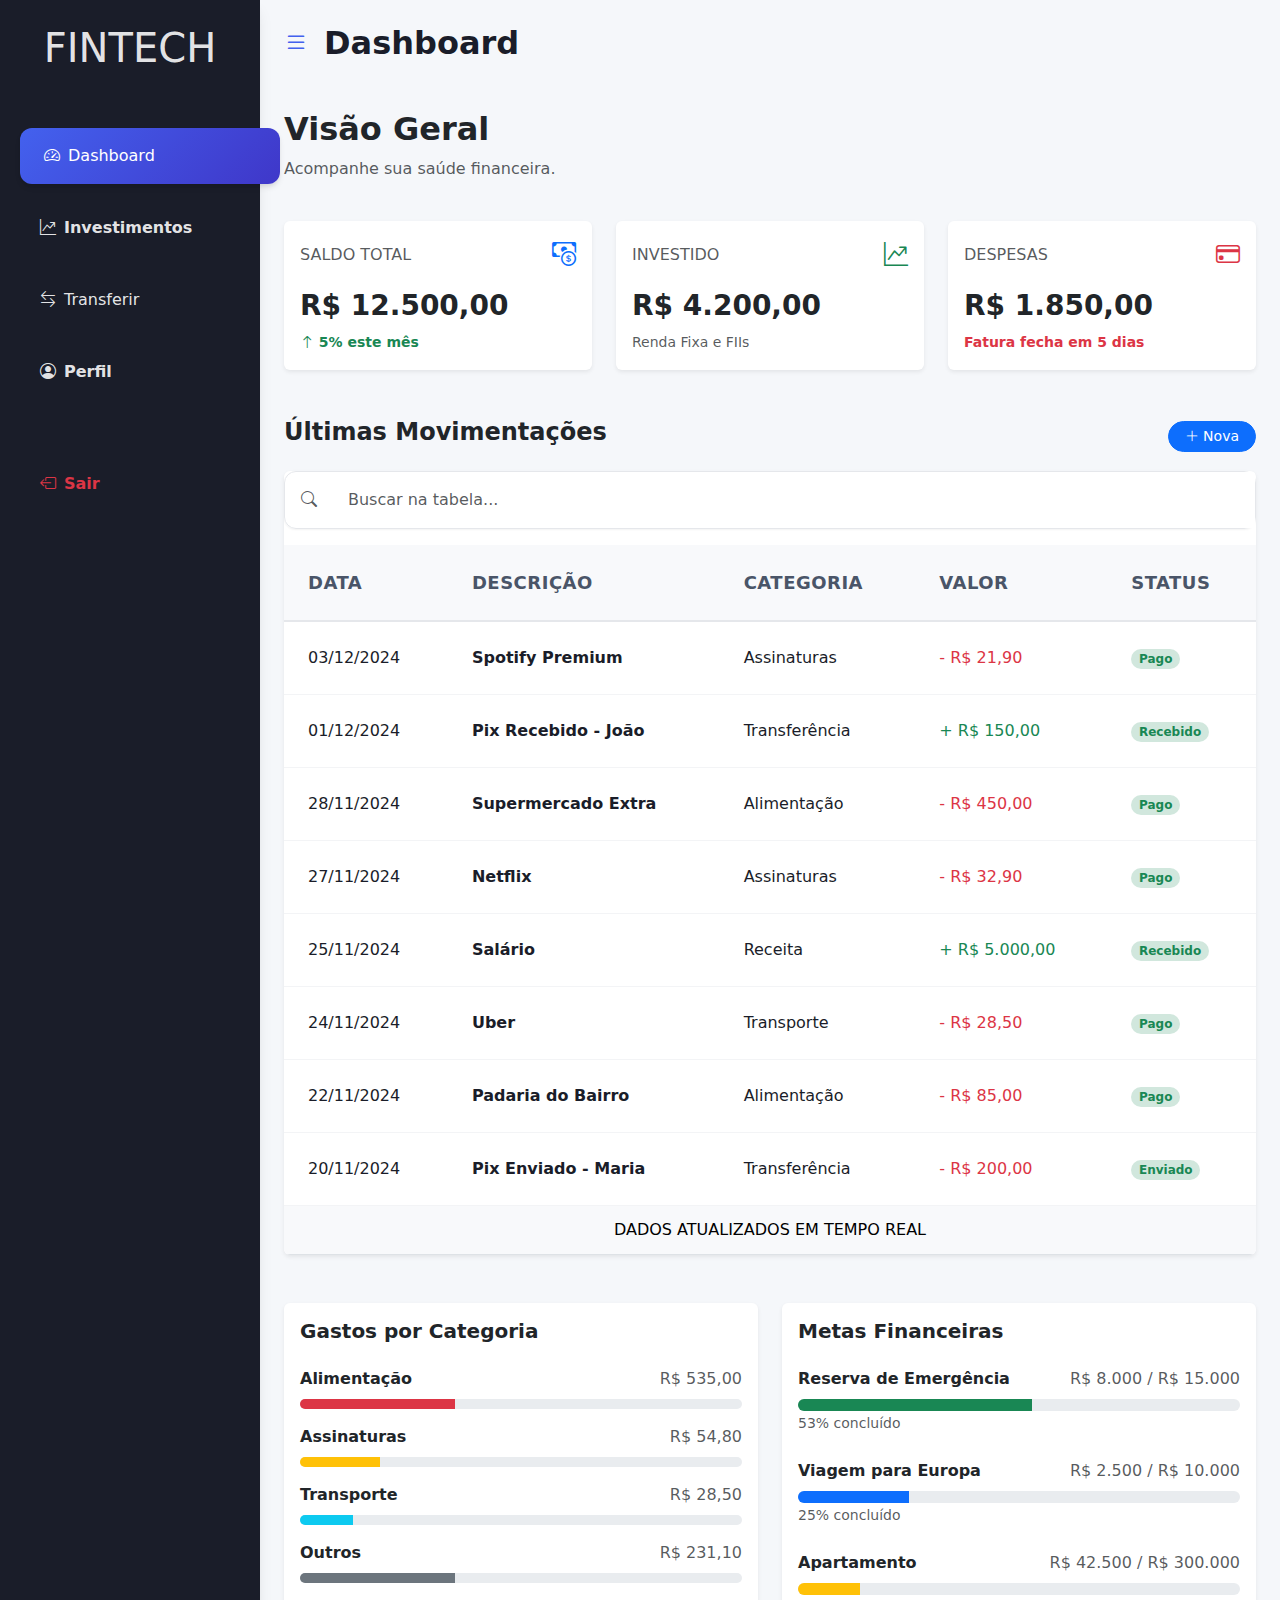
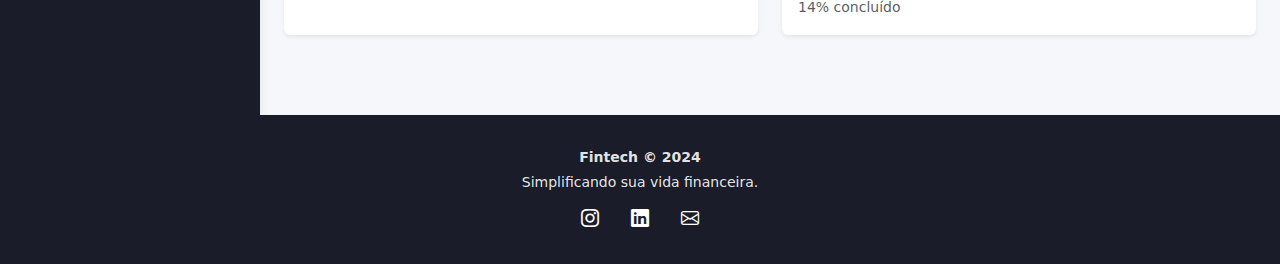
<file: Pages/index.html>
<!DOCTYPE html>
<html lang="pt-BR">
<head>
    <meta charset="UTF-8">
    <meta name="viewport" content="width=device-width, initial-scale=1.0">
    <title>Fintech</title>

    <!-- CSS -->
    <link rel="stylesheet" href="../Css/style.css">
    
    <!--Bootstrap-->
    <link href="https://cdn.jsdelivr.net/npm/bootstrap@5.3.0/dist/css/bootstrap.min.css" rel="stylesheet">

    <!--Bootstrap Icons-->
    <link rel="stylesheet" href="https://cdn.jsdelivr.net/npm/bootstrap-icons@1.10.5/font/bootstrap-icons.css">

    <!-- Google Fonts -->
    <link rel="preconnect" href="https://fonts.googleapis.com">
    <link rel="preconnect" href="https://fonts.gstatic.com" crossorigin>
    <link href="https://fonts.googleapis.com/css2?family=Poppins:wght@400;500;600;700&display=swap" rel="stylesheet">

    <!-- JavaScript 
    <script src="https://cdn.jsdelivr.net/npm/bootstrap@5.3.0/dist/js/bootstrap.bundle.min.js"></script>
    <script src="../Js/sript.js"></script>-->
</head>

<body>
    <!--Inicio da página-->
    <div class="d-flex" id="wrapper">
            <!--Menu Lateral-->
            <div class="text-white" id="sidebar-wrapper">
                <div class="sidebar-heading text-center py-4 primary-text fs-4 fw-bold text-uppercase border-bottom">
                    <h1>Fintech</h1>
                </div>
                <div class="list-group list-group-flush my-3">
                    <a href="index.html" class="list-group-item list-group-item-action bg-transparent second-text active">
                        <i class="bi bi-speedometer2 me-2"></i>Dashboard
                    </a>
                    <a href="investimentos.html" class="list-group-item list-group-item-action bg-transparent second-text fw-bold">
                        <i class="bi bi-graph-up-arrow me-2"></i>Investimentos
                    </a>
                    <a href="transferir.html" class="list-group-item list-group-item-action bg-transparent second-text">
                        <i class="bi bi-arrow-left-right me-2"></i>Transferir
                    </a>
                    <a href="perfil.html" class="list-group-item list-group-item-action bg-transparent second-text fw-bold">
                        <i class="bi bi-person-circle me-2"></i>Perfil
                    </a>
                    <a href="#" class="list-group-item list-group-item-action bg-transparent text-danger fw-bold mt-5">
                        <i class="bi bi-box-arrow-left me-2"></i>Sair
                    </a>
                </div>
            </div>
            <!--Fim Menu Lateral-->
            
        <div id="page-content-wrapper">
                <nav class="navbar navbar-expand-lg navbar-light bg-transparent py-4 px-4">
                    <div class="d-flex align-items-center">
                        <i class="bi bi-list primary-text fs-4 me-3" id="menu-toggle"></i>
                        <h2 class="fs-2 m-0">Dashboard</h2>
                    </div>
                </nav>

                <div class="container-fluid px-4">
                    <!-- Texto introdutório -->
                    <div class="row mb-4">
                        <div class="col">
                            <h2 class="fw-bold text-dark">Visão Geral</h2>
                            <p class="text-muted">Acompanhe sua saúde financeira.</p>
                        </div>
                    </div>
                    <!-- Fim Texto introdutório -->
            
                <!--Linha dos status da vida financeira-->
                <div class="row g-4 mb-5">
                    <!-- Box do Saldo-->
                    <div class="col-12 col-md-4">
                        <div class="card card-custom border-0 shadow-sm">
                            <div class="card-body">
                                <div class="d-flex justify-content-between align-items-center mb-3">
                                    <h6 class="text-uppercase text-muted mb-0">Saldo Total</h6>
                                    <i class="bi bi-cash-coin fs-4 text-primary"></i>
                                </div>
                                <h3 class="fw-bold text-dark">R$ 12.500,00</h3>
                                <small class="text-success fw-semibold"><i class="bi bi-arrow-up"></i> 5% este mês</small>
                            </div>
                        </div>
                    </div>
                    <!-- Fim Box do Saldo-->
                    
                    <!-- Box do Investimento-->
                    <div class="col-12 col-md-4">
                        <div class="card card-custom border-0 shadow-sm">
                            <div class="card-body">
                                <div class="d-flex justify-content-between align-items-center mb-3">
                                    <h6 class="text-uppercase text-muted mb-0">Investido</h6>
                                    <i class="bi bi-graph-up-arrow fs-4 text-success"></i>
                                </div>
                                <h3 class="fw-bold text-dark">R$ 4.200,00</h3>
                                <small class="text-muted">Renda Fixa e FIIs</small>
                            </div>
                        </div>
                    </div>
                    <!-- Fim box do Investimento-->

                    <!-- Box de Despesas-->
                    <div class="col-12 col-md-4">
                        <div class="card card-custom border-0 shadow-sm">
                            <div class="card-body">
                                <div class="d-flex justify-content-between align-items-center mb-3">
                                    <h6 class="text-uppercase text-muted mb-0">Despesas</h6>
                                    <i class="bi bi-credit-card fs-4 text-danger"></i>
                                </div>
                                <h3 class="fw-bold text-dark">R$ 1.850,00</h3>
                                <small class="text-danger fw-semibold">Fatura fecha em 5 dias</small>
                            </div>
                        </div>
                    </div>
                    <!-- Fim Box de Despesas-->
                    
                </div>
                <!--Fim Linha dos status da vida financeira-->

            <!-- Sessão da tabela -->
            <div class="row">
                <div class="col-12">
                    <div class="d-flex justify-content-between align-items-center mb-3">
                        <h4 class="fw-bold">Últimas Movimentações</h4>
                        <button class="btn btn-primary btn-sm rounded-pill px-3">
                            <i class="bi bi-plus-lg"></i> Nova
                        </button>
                    </div>

                    <div class="card border-0 shadow-sm overflow-hidden">
                        <div class="card-body p-0">
                            <div class="table-responsive">
                                
                                <table class="table table-hover align-middle mb-0">
                                    <!--Inicio da tabela-->
                                    <thead class="table-light text-secondary">
                                        <!-- Inicio da primeira linha da tabela-->
                                        <tr>
                                            <th class="ps-4">Data</th>
                                            <th>Descrição</th>
                                            <th>Categoria</th>
                                            <th>Valor</th>
                                            <th>Status</th>
                                        </tr>
                                        <!-- Fim da primeira linha da tabela-->
                                    </thead>

                                    <tbody>
                                    <!--Inicio dos dados da tabela-->
                                        <tr>
                                            <td class="ps-4">03/12/2024</td>
                                            <td class="fw-bold">Spotify Premium</td>
                                            <td>Assinaturas</td>
                                            <td class="text-danger">- R$ 21,90</td>
                                            <td><span class="badge bg-success-subtle text-success rounded-pill">Pago</span></td>
                                        </tr>
                                        <tr>
                                            <td class="ps-4">01/12/2024</td>
                                            <td class="fw-bold">Pix Recebido - João</td>
                                            <td>Transferência</td>
                                            <td class="text-success">+ R$ 150,00</td>
                                            <td><span class="badge bg-success-subtle text-success rounded-pill">Recebido</span></td>
                                        </tr>
                                        <tr>
                                            <td class="ps-4">28/11/2024</td>
                                            <td class="fw-bold">Supermercado Extra</td>
                                            <td>Alimentação</td>
                                            <td class="text-danger">- R$ 450,00</td>
                                            <td><span class="badge bg-success-subtle text-success rounded-pill">Pago</span></td>
                                        </tr>
                                        <tr>
                                            <td class="ps-4">27/11/2024</td>
                                            <td class="fw-bold">Netflix</td>
                                            <td>Assinaturas</td>
                                            <td class="text-danger">- R$ 32,90</td>
                                            <td><span class="badge bg-success-subtle text-success rounded-pill">Pago</span></td>
                                        </tr>
                                        <tr>
                                            <td class="ps-4">25/11/2024</td>
                                            <td class="fw-bold">Salário</td>
                                            <td>Receita</td>
                                            <td class="text-success">+ R$ 5.000,00</td>
                                            <td><span class="badge bg-success-subtle text-success rounded-pill">Recebido</span></td>
                                        </tr>
                                        <tr>
                                            <td class="ps-4">24/11/2024</td>
                                            <td class="fw-bold">Uber</td>
                                            <td>Transporte</td>
                                            <td class="text-danger">- R$ 28,50</td>
                                            <td><span class="badge bg-success-subtle text-success rounded-pill">Pago</span></td>
                                        </tr>
                                        <tr>
                                            <td class="ps-4">22/11/2024</td>
                                            <td class="fw-bold">Padaria do Bairro</td>
                                            <td>Alimentação</td>
                                            <td class="text-danger">- R$ 85,00</td>
                                            <td><span class="badge bg-success-subtle text-success rounded-pill">Pago</span></td>
                                        </tr>
                                        <tr>
                                            <td class="ps-4">20/11/2024</td>
                                            <td class="fw-bold">Pix Enviado - Maria</td>
                                            <td>Transferência</td>
                                            <td class="text-danger">- R$ 200,00</td>
                                            <td><span class="badge bg-success-subtle text-success rounded-pill">Enviado</span></td>
                                        </tr>
                                        <!--Fim dos dados da tabela-->
                                    </tbody>                              
                                    
                                    <tfoot>
                                        <!-- Rodapé da tabela-->    
                                        <tr>
                                            <td class="text-center fw-light" colspan="5">Dados atualizados em tempo real</td>
                                        </tr>
                                        <!-- Fim do Rodapé da tabela-->
                                    </tfoot>
                                    
                                    <!--final da tabela-->
                                </table>
                            </div>
                        </div>
                    </div>
                </div>
            </div>
            <!-- Fim da Sessão da tabela -->

            <!-- Seção de Gastos por Categoria -->
            <div class="row mt-5">
                <div class="col-12 col-lg-6 mb-4">
                    <div class="card border-0 shadow-sm h-100">
                        <div class="card-body">
                            <h5 class="fw-bold mb-4">Gastos por Categoria</h5>
                            <div class="mb-3">
                                <div class="d-flex justify-content-between align-items-center mb-2">
                                    <span class="fw-bold">Alimentação</span>
                                    <span class="text-muted">R$ 535,00</span>
                                </div>
                                <div class="progress" style="height: 10px;">
                                    <div class="progress-bar bg-danger" role="progressbar" style="width: 35%"></div>
                                </div>
                            </div>
                            
                            <div class="mb-3">
                                <div class="d-flex justify-content-between align-items-center mb-2">
                                    <span class="fw-bold">Assinaturas</span>
                                    <span class="text-muted">R$ 54,80</span>
                                </div>
                                <div class="progress" style="height: 10px;">
                                    <div class="progress-bar bg-warning" role="progressbar" style="width: 18%"></div>
                                </div>
                            </div>
                            
                            <div class="mb-3">
                                <div class="d-flex justify-content-between align-items-center mb-2">
                                    <span class="fw-bold">Transporte</span>
                                    <span class="text-muted">R$ 28,50</span>
                                </div>
                                <div class="progress" style="height: 10px;">
                                    <div class="progress-bar bg-info" role="progressbar" style="width: 12%"></div>
                                </div>
                            </div>

                            <div class="mb-3">
                                <div class="d-flex justify-content-between align-items-center mb-2">
                                    <span class="fw-bold">Outros</span>
                                    <span class="text-muted">R$ 231,10</span>
                                </div>
                                <div class="progress" style="height: 10px;">
                                    <div class="progress-bar bg-secondary" role="progressbar" style="width: 35%"></div>
                                </div>
                            </div>
                        </div>
                    </div>
                </div>

                <div class="col-12 col-lg-6 mb-4">
                    <div class="card border-0 shadow-sm h-100">
                        <div class="card-body">
                            <h5 class="fw-bold mb-4">Metas Financeiras</h5>
                            <div class="mb-4">
                                <div class="d-flex justify-content-between align-items-center mb-2">
                                    <span class="fw-bold">Reserva de Emergência</span>
                                    <span class="text-muted">R$ 8.000 / R$ 15.000</span>
                                </div>
                                <div class="progress" style="height: 12px;">
                                    <div class="progress-bar bg-success" role="progressbar" style="width: 53%"></div>
                                </div>
                                <small class="text-muted">53% concluído</small>
                            </div>
                            
                            <div class="mb-4">
                                <div class="d-flex justify-content-between align-items-center mb-2">
                                    <span class="fw-bold">Viagem para Europa</span>
                                    <span class="text-muted">R$ 2.500 / R$ 10.000</span>
                                </div>
                                <div class="progress" style="height: 12px;">
                                    <div class="progress-bar bg-primary" role="progressbar" style="width: 25%"></div>
                                </div>
                                <small class="text-muted">25% concluído</small>
                            </div>
                            
                            <div>
                                <div class="d-flex justify-content-between align-items-center mb-2">
                                    <span class="fw-bold">Apartamento</span>
                                    <span class="text-muted">R$ 42.500 / R$ 300.000</span>
                                </div>
                                <div class="progress" style="height: 12px;">
                                    <div class="progress-bar bg-warning" role="progressbar" style="width: 14%"></div>
                                </div>
                                <small class="text-muted">14% concluído</small>
                            </div>
                        </div>
                    </div>
                </div>
            </div>

                </div>
        </div>
    </div>
<script src="https://cdn.jsdelivr.net/npm/bootstrap@5.3.0/dist/js/bootstrap.bundle.min.js"></script>
<script src="../Js/sript.js"></script>
</body>

<!-- Rodapé-->
<footer>
    <div class="container text-center">
        <p class="mb-1 fw-bold">Fintech &copy; 2024</p>
        <p>Simplificando sua vida financeira.</p>
        <div>
            <a href="#" class="text-white me-3 text-decoration-none"><i class="bi bi-instagram"></i></a>
            <a href="#" class="text-white me-3 text-decoration-none"><i class="bi bi-linkedin"></i></a>
            <a href="#" class="text-white text-decoration-none"><i class="bi bi-envelope"></i></a>
        </div>
    </div>
</footer>
</html>
</file>
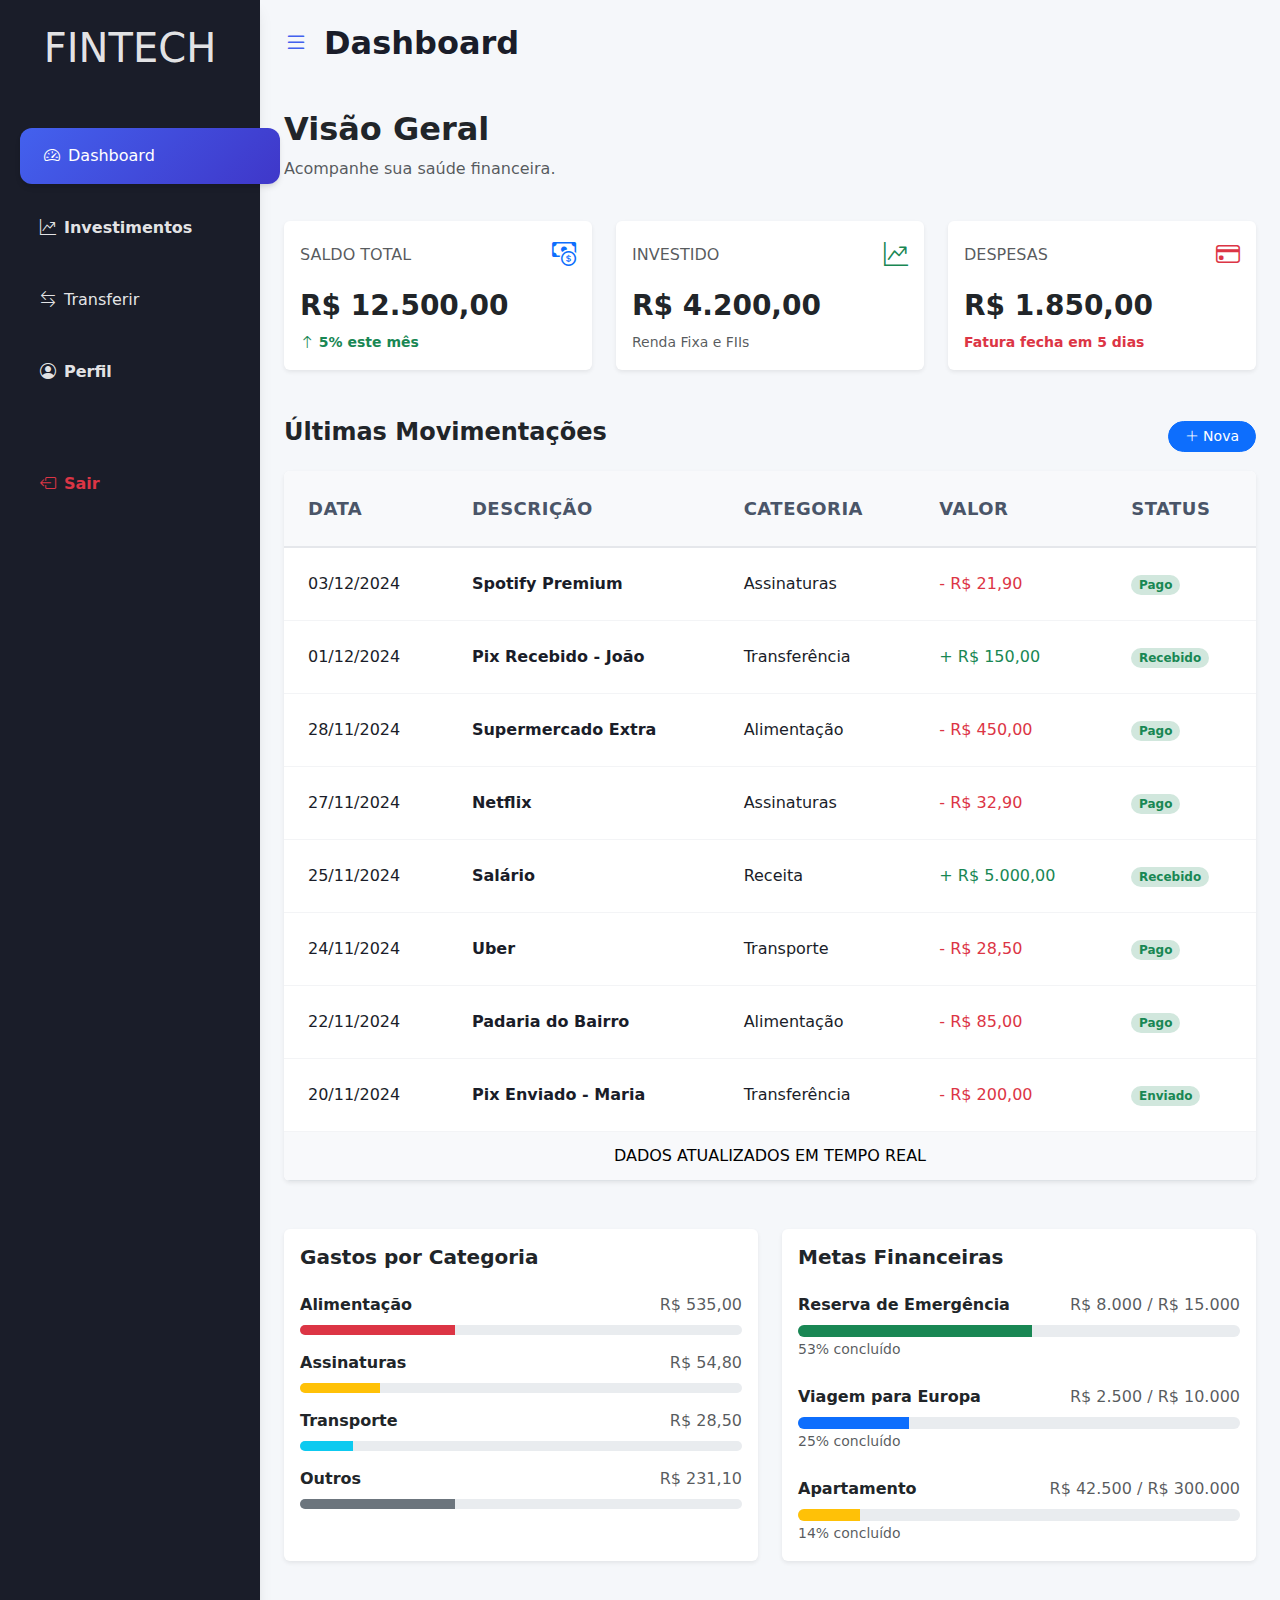
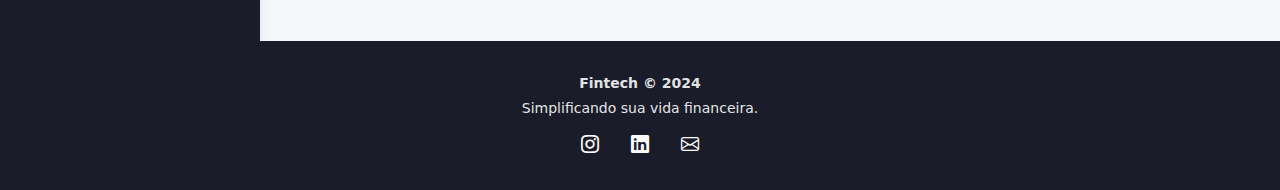
<file: Assets/Pages/index.html>
<!DOCTYPE html>
<html lang="pt-BR">
<head>
    <meta charset="UTF-8">
    <meta name="viewport" content="width=device-width, initial-scale=1.0">
    <title>Fintech</title>

    <!-- CSS -->
    <link rel="stylesheet" href="../Css/style.css">
    <link href="https://cdn.jsdelivr.net/npm/bootstrap@5.3.0/dist/css/bootstrap.min.css" rel="stylesheet">
    <link rel="stylesheet" href="https://cdn.jsdelivr.net/npm/bootstrap-icons@1.10.5/font/bootstrap-icons.css">

    <!-- Google Fonts -->
    <link rel="preconnect" href="https://fonts.googleapis.com">
    <link rel="preconnect" href="https://fonts.gstatic.com" crossorigin>
    <link href="https://fonts.googleapis.com/css2?family=Poppins:wght@400;500;600;700&display=swap" rel="stylesheet">

    <!-- JavaScript -->

</head>
<body>

    <div class="d-flex" id="wrapper">
            <!--Menu Lateral-->
            <div class="text-white" id="sidebar-wrapper">
                <div class="sidebar-heading text-center py-4 primary-text fs-4 fw-bold text-uppercase border-bottom">
                    <h1>Fintech</h1>
                </div>
                <div class="list-group list-group-flush my-3">
                    <a href="index.html" class="list-group-item list-group-item-action bg-transparent second-text active">
                        <i class="bi bi-speedometer2 me-2"></i>Dashboard
                    </a>
                    <a href="investimentos.html" class="list-group-item list-group-item-action bg-transparent second-text fw-bold">
                        <i class="bi bi-graph-up-arrow me-2"></i>Investimentos
                    </a>
                    <a href="transferir.html" class="list-group-item list-group-item-action bg-transparent second-text">
                        <i class="bi bi-arrow-left-right me-2"></i>Transferir
                    </a>
                    <a href="perfil.html" class="list-group-item list-group-item-action bg-transparent second-text fw-bold">
                        <i class="bi bi-person-circle me-2"></i>Perfil
                    </a>
                    <a href="#" class="list-group-item list-group-item-action bg-transparent text-danger fw-bold mt-5">
                        <i class="bi bi-box-arrow-left me-2"></i>Sair
                    </a>
                </div>
            </div>
            <!--Fim Menu Lateral-->
            
        <div id="page-content-wrapper">
                <nav class="navbar navbar-expand-lg navbar-light bg-transparent py-4 px-4">
                    <div class="d-flex align-items-center">
                        <i class="bi bi-list primary-text fs-4 me-3" id="menu-toggle"></i>
                        <h2 class="fs-2 m-0">Dashboard</h2>
                    </div>
                </nav>

                <div class="container-fluid px-4">
                    <!-- Texto introdutório -->
                    <div class="row mb-4">
                        <div class="col">
                            <h2 class="fw-bold text-dark">Visão Geral</h2>
                            <p class="text-muted">Acompanhe sua saúde financeira.</p>
                        </div>
                    </div>
                    <!-- Fim Texto introdutório -->
            
                <!--Linha dos status da vida financeira-->
                <div class="row g-4 mb-5">
                    <!-- Box do Saldo-->
                    <div class="col-12 col-md-4">
                        <div class="card card-custom border-0 shadow-sm">
                            <div class="card-body">
                                <div class="d-flex justify-content-between align-items-center mb-3">
                                    <h6 class="text-uppercase text-muted mb-0">Saldo Total</h6>
                                    <i class="bi bi-cash-coin fs-4 text-primary"></i>
                                </div>
                                <h3 class="fw-bold text-dark">R$ 12.500,00</h3>
                                <small class="text-success fw-semibold"><i class="bi bi-arrow-up"></i> 5% este mês</small>
                            </div>
                        </div>
                    </div>
                    <!-- Fim Box do Saldo-->
                    
                    <!-- Box do Investimento-->
                    <div class="col-12 col-md-4">
                        <div class="card card-custom border-0 shadow-sm">
                            <div class="card-body">
                                <div class="d-flex justify-content-between align-items-center mb-3">
                                    <h6 class="text-uppercase text-muted mb-0">Investido</h6>
                                    <i class="bi bi-graph-up-arrow fs-4 text-success"></i>
                                </div>
                                <h3 class="fw-bold text-dark">R$ 4.200,00</h3>
                                <small class="text-muted">Renda Fixa e FIIs</small>
                            </div>
                        </div>
                    </div>
                    <!-- Fim box do Investimento-->

                    <!-- Box de Despesas-->
                    <div class="col-12 col-md-4">
                        <div class="card card-custom border-0 shadow-sm">
                            <div class="card-body">
                                <div class="d-flex justify-content-between align-items-center mb-3">
                                    <h6 class="text-uppercase text-muted mb-0">Despesas</h6>
                                    <i class="bi bi-credit-card fs-4 text-danger"></i>
                                </div>
                                <h3 class="fw-bold text-dark">R$ 1.850,00</h3>
                                <small class="text-danger fw-semibold">Fatura fecha em 5 dias</small>
                            </div>
                        </div>
                    </div>
                    <!-- Fim Box de Despesas-->
                    
                </div>
                <!--Fim Linha dos status da vida financeira-->

            <!-- Sessão da tabela -->
            <div class="row">
                <div class="col-12">
                    <div class="d-flex justify-content-between align-items-center mb-3">
                        <h4 class="fw-bold">Últimas Movimentações</h4>
                        <button class="btn btn-primary btn-sm rounded-pill px-3">
                            <i class="bi bi-plus-lg"></i> Nova
                        </button>
                    </div>

                    <div class="card border-0 shadow-sm overflow-hidden">
                        <div class="card-body p-0">
                            <div class="table-responsive">
                                
                                <table class="table table-hover align-middle mb-0">
                                    <!--Inicio da tabela-->
                                    <thead class="table-light text-secondary">
                                        <!-- Inicio da primeira linha da tabela-->
                                        <tr>
                                            <th class="ps-4">Data</th>
                                            <th>Descrição</th>
                                            <th>Categoria</th>
                                            <th>Valor</th>
                                            <th>Status</th>
                                        </tr>
                                        <!-- Fim da primeira linha da tabela-->
                                    </thead>

                                    <tbody>
                                    <!--Inicio dos dados da tabela-->
                                        <tr>
                                            <td class="ps-4">03/12/2024</td>
                                            <td class="fw-bold">Spotify Premium</td>
                                            <td>Assinaturas</td>
                                            <td class="text-danger">- R$ 21,90</td>
                                            <td><span class="badge bg-success-subtle text-success rounded-pill">Pago</span></td>
                                        </tr>
                                        <tr>
                                            <td class="ps-4">01/12/2024</td>
                                            <td class="fw-bold">Pix Recebido - João</td>
                                            <td>Transferência</td>
                                            <td class="text-success">+ R$ 150,00</td>
                                            <td><span class="badge bg-success-subtle text-success rounded-pill">Recebido</span></td>
                                        </tr>
                                        <tr>
                                            <td class="ps-4">28/11/2024</td>
                                            <td class="fw-bold">Supermercado Extra</td>
                                            <td>Alimentação</td>
                                            <td class="text-danger">- R$ 450,00</td>
                                            <td><span class="badge bg-success-subtle text-success rounded-pill">Pago</span></td>
                                        </tr>
                                        <tr>
                                            <td class="ps-4">27/11/2024</td>
                                            <td class="fw-bold">Netflix</td>
                                            <td>Assinaturas</td>
                                            <td class="text-danger">- R$ 32,90</td>
                                            <td><span class="badge bg-success-subtle text-success rounded-pill">Pago</span></td>
                                        </tr>
                                        <tr>
                                            <td class="ps-4">25/11/2024</td>
                                            <td class="fw-bold">Salário</td>
                                            <td>Receita</td>
                                            <td class="text-success">+ R$ 5.000,00</td>
                                            <td><span class="badge bg-success-subtle text-success rounded-pill">Recebido</span></td>
                                        </tr>
                                        <tr>
                                            <td class="ps-4">24/11/2024</td>
                                            <td class="fw-bold">Uber</td>
                                            <td>Transporte</td>
                                            <td class="text-danger">- R$ 28,50</td>
                                            <td><span class="badge bg-success-subtle text-success rounded-pill">Pago</span></td>
                                        </tr>
                                        <tr>
                                            <td class="ps-4">22/11/2024</td>
                                            <td class="fw-bold">Padaria do Bairro</td>
                                            <td>Alimentação</td>
                                            <td class="text-danger">- R$ 85,00</td>
                                            <td><span class="badge bg-success-subtle text-success rounded-pill">Pago</span></td>
                                        </tr>
                                        <tr>
                                            <td class="ps-4">20/11/2024</td>
                                            <td class="fw-bold">Pix Enviado - Maria</td>
                                            <td>Transferência</td>
                                            <td class="text-danger">- R$ 200,00</td>
                                            <td><span class="badge bg-success-subtle text-success rounded-pill">Enviado</span></td>
                                        </tr>
                                        <!--Fim dos dados da tabela-->
                                    </tbody>                              
                                    
                                    <tfoot>
                                        <!-- Rodapé da tabela-->    
                                        <tr>
                                            <td class="text-center fw-light" colspan="5">Dados atualizados em tempo real</td>
                                        </tr>
                                        <!-- Fim do Rodapé da tabela-->
                                    </tfoot>
                                    
                                    <!--final da tabela-->
                                </table>
                            </div>
                        </div>
                    </div>
                </div>
            </div>
            <!-- Fim da Sessão da tabela -->

            <!-- Seção de Gastos por Categoria -->
            <div class="row mt-5">
                <div class="col-12 col-lg-6 mb-4">
                    <div class="card border-0 shadow-sm h-100">
                        <div class="card-body">
                            <h5 class="fw-bold mb-4">Gastos por Categoria</h5>
                            <div class="mb-3">
                                <div class="d-flex justify-content-between align-items-center mb-2">
                                    <span class="fw-bold">Alimentação</span>
                                    <span class="text-muted">R$ 535,00</span>
                                </div>
                                <div class="progress" style="height: 10px;">
                                    <div class="progress-bar bg-danger" role="progressbar" style="width: 35%"></div>
                                </div>
                            </div>
                            
                            <div class="mb-3">
                                <div class="d-flex justify-content-between align-items-center mb-2">
                                    <span class="fw-bold">Assinaturas</span>
                                    <span class="text-muted">R$ 54,80</span>
                                </div>
                                <div class="progress" style="height: 10px;">
                                    <div class="progress-bar bg-warning" role="progressbar" style="width: 18%"></div>
                                </div>
                            </div>
                            
                            <div class="mb-3">
                                <div class="d-flex justify-content-between align-items-center mb-2">
                                    <span class="fw-bold">Transporte</span>
                                    <span class="text-muted">R$ 28,50</span>
                                </div>
                                <div class="progress" style="height: 10px;">
                                    <div class="progress-bar bg-info" role="progressbar" style="width: 12%"></div>
                                </div>
                            </div>

                            <div class="mb-3">
                                <div class="d-flex justify-content-between align-items-center mb-2">
                                    <span class="fw-bold">Outros</span>
                                    <span class="text-muted">R$ 231,10</span>
                                </div>
                                <div class="progress" style="height: 10px;">
                                    <div class="progress-bar bg-secondary" role="progressbar" style="width: 35%"></div>
                                </div>
                            </div>
                        </div>
                    </div>
                </div>

                <div class="col-12 col-lg-6 mb-4">
                    <div class="card border-0 shadow-sm h-100">
                        <div class="card-body">
                            <h5 class="fw-bold mb-4">Metas Financeiras</h5>
                            <div class="mb-4">
                                <div class="d-flex justify-content-between align-items-center mb-2">
                                    <span class="fw-bold">Reserva de Emergência</span>
                                    <span class="text-muted">R$ 8.000 / R$ 15.000</span>
                                </div>
                                <div class="progress" style="height: 12px;">
                                    <div class="progress-bar bg-success" role="progressbar" style="width: 53%"></div>
                                </div>
                                <small class="text-muted">53% concluído</small>
                            </div>
                            
                            <div class="mb-4">
                                <div class="d-flex justify-content-between align-items-center mb-2">
                                    <span class="fw-bold">Viagem para Europa</span>
                                    <span class="text-muted">R$ 2.500 / R$ 10.000</span>
                                </div>
                                <div class="progress" style="height: 12px;">
                                    <div class="progress-bar bg-primary" role="progressbar" style="width: 25%"></div>
                                </div>
                                <small class="text-muted">25% concluído</small>
                            </div>
                            
                            <div>
                                <div class="d-flex justify-content-between align-items-center mb-2">
                                    <span class="fw-bold">Apartamento</span>
                                    <span class="text-muted">R$ 42.500 / R$ 300.000</span>
                                </div>
                                <div class="progress" style="height: 12px;">
                                    <div class="progress-bar bg-warning" role="progressbar" style="width: 14%"></div>
                                </div>
                                <small class="text-muted">14% concluído</small>
                            </div>
                        </div>
                    </div>
                </div>
            </div>

                </div>
        </div>
    </div>
<script src="https://cdn.jsdelivr.net/npm/bootstrap@5.3.0/dist/js/bootstrap.bundle.min.js"></script>
<script src="../Js/sript.js"></script>
</body>

<!-- Rodapé-->
<footer>
    <div class="container text-center">
        <p class="mb-1 fw-bold">Fintech &copy; 2024</p>
        <p>Simplificando sua vida financeira.</p>
        <div>
            <a href="#" class="text-white me-3 text-decoration-none"><i class="bi bi-instagram"></i></a>
            <a href="#" class="text-white me-3 text-decoration-none"><i class="bi bi-linkedin"></i></a>
            <a href="#" class="text-white text-decoration-none"><i class="bi bi-envelope"></i></a>
        </div>
    </div>
</footer>
</html>
</file>
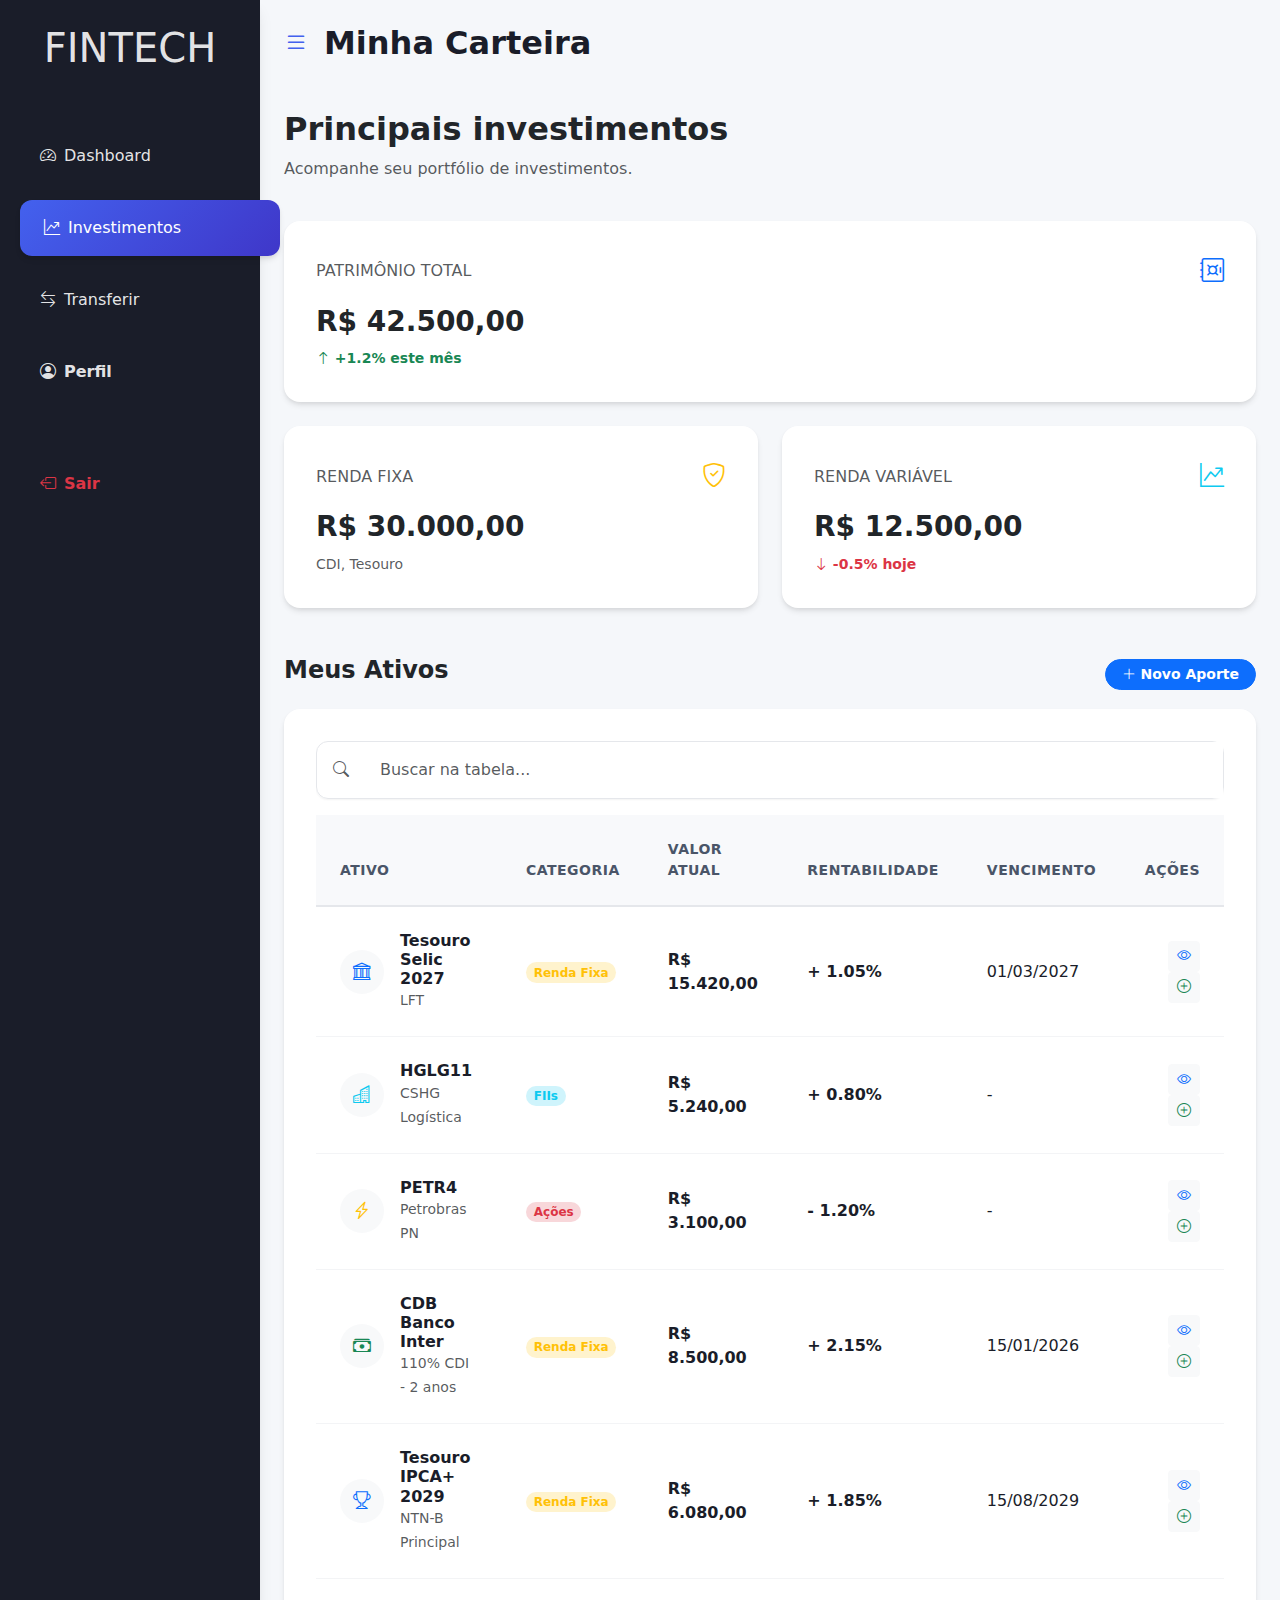
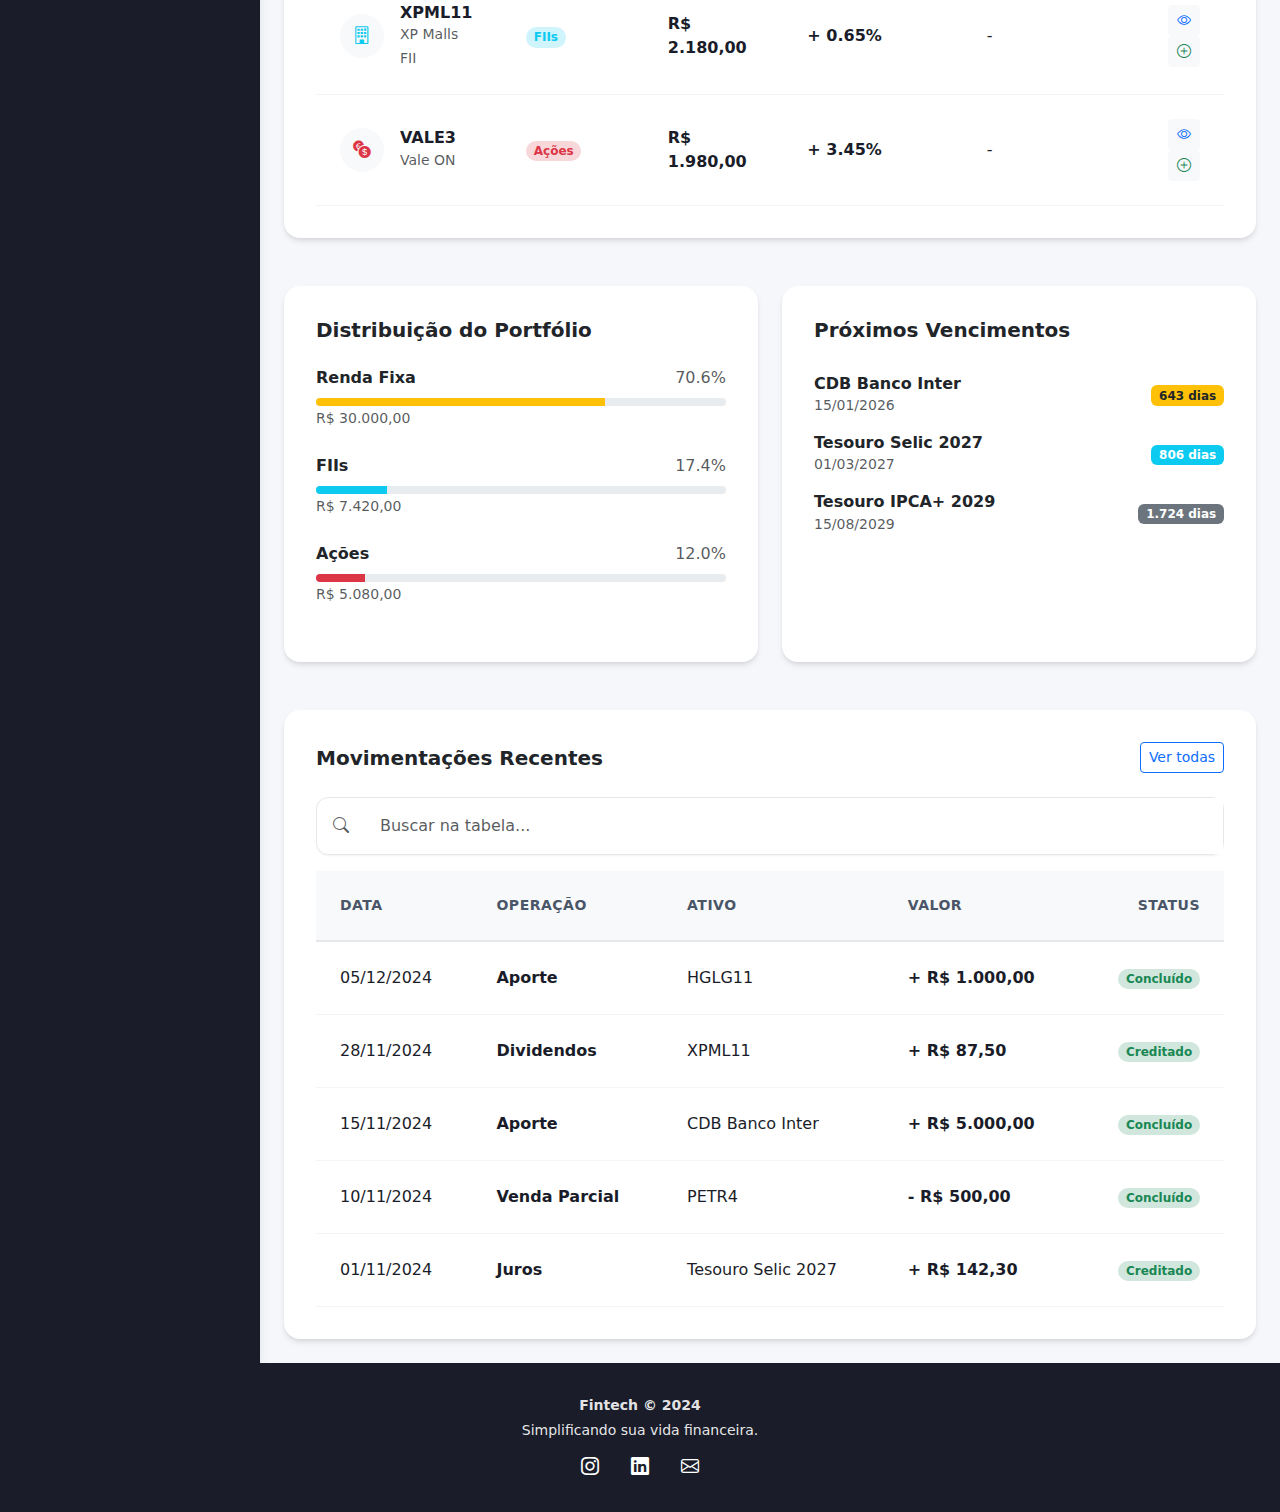
<file: Pages/investimentos.html>
<!DOCTYPE html>
<html lang="pt-BR">
<head>
    <meta charset="UTF-8">
    <meta name="viewport" content="width=device-width, initial-scale=1.0">
    <title>Fintech</title>

    <!-- CSS -->
    <link rel="stylesheet" href="../Css/investimento.css">
    
    <!--Bootstrap-->
    <link href="https://cdn.jsdelivr.net/npm/bootstrap@5.3.0/dist/css/bootstrap.min.css" rel="stylesheet">

    <!--Bootstrap Icons-->
    <link rel="stylesheet" href="https://cdn.jsdelivr.net/npm/bootstrap-icons@1.10.5/font/bootstrap-icons.css">

    <!-- Google Fonts -->
    <link rel="preconnect" href="https://fonts.googleapis.com">
    <link rel="preconnect" href="https://fonts.gstatic.com" crossorigin>
    <link href="https://fonts.googleapis.com/css2?family=Poppins:wght@400;500;600;700&display=swap" rel="stylesheet">

    <!-- JavaScript 
    <script src="https://cdn.jsdelivr.net/npm/bootstrap@5.3.0/dist/js/bootstrap.bundle.min.js"></script>
    <script src="../Js/sript.js"></script>-->
</head>
    
<body>
    <div class="d-flex" id="wrapper">
            <!--Menu Lateral-->
            <div class="text-white" id="sidebar-wrapper">
            <div class="sidebar-heading text-center py-4 primary-text fs-4 fw-bold text-uppercase border-bottom">
                <h1>Fintech</h1>
            </div>
            <div class="list-group list-group-flush my-3">
                <a href="index.html" class="list-group-item list-group-item-action bg-transparent second-text">
                    <i class="bi bi-speedometer2 me-2"></i>Dashboard
                </a>
                <a href="investimentos.html" class="list-group-item list-group-item-action bg-transparent second-text active">
                    <i class="bi bi-graph-up-arrow me-2"></i>Investimentos
                </a>
                <a href="transferir.html" class="list-group-item list-group-item-action bg-transparent second-text">
                    <i class="bi bi-arrow-left-right me-2"></i>Transferir
                </a>
                <a href="perfil.html" class="list-group-item list-group-item-action bg-transparent second-text fw-bold">
                    <i class="bi bi-person-circle me-2"></i>Perfil
                </a>
                <a href="#" class="list-group-item list-group-item-action bg-transparent text-danger fw-bold mt-5">
                    <i class="bi bi-box-arrow-left me-2"></i>Sair
                </a>
            </div>
        </div>
        <!--Fim Menu Lateral-->
        
        <div id="page-content-wrapper">
            
            <nav class="navbar navbar-expand-lg navbar-light bg-transparent py-4 px-4">
                <div class="d-flex align-items-center">
                    <i class="bi bi-list primary-text fs-4 me-3" id="menu-toggle" style="cursor: pointer;"></i>
                    <h2 class="fs-2 m-0">Minha Carteira</h2>
                </div>
            </nav>

            <div class="container-fluid px-4">
                <!-- Texto introdutório -->
                <div class="row mb-4">
                    <div class="col">
                        <h2 class="fw-bold text-dark">Principais investimentos</h2>
                        <p class="text-muted">Acompanhe seu portfólio de investimentos.</p>
                    </div>
                </div>
                <!-- Fim Texto introdutório -->

                <!--Linha dos status da vida financeira-->
                <div class="row g-4 mb-5">
                    <!-- Patrimônio Total - Linha completa -->
                    <div class="col-12">
                        <div class="card card-custom border-0 shadow-sm">
                            <div class="card-body">
                                <div class="d-flex justify-content-between align-items-center mb-3">
                                    <h6 class="text-uppercase text-muted mb-0">Patrimônio Total</h6>
                                    <i class="bi bi-safe fs-4 text-primary"></i>
                                </div>
                                <h3 class="fw-bold text-dark">R$ 42.500,00</h3>
                                <small class="text-success fw-semibold"><i class="bi bi-arrow-up"></i> +1.2% este mês</small>
                            </div>
                        </div>
                    </div>

                    <!-- Renda Fixa - 50% -->
                    <div class="col-12 col-md-6">
                        <div class="card card-custom border-0 shadow-sm">
                            <div class="card-body">
                                <div class="d-flex justify-content-between align-items-center mb-3">
                                    <h6 class="text-uppercase text-muted mb-0">Renda Fixa</h6>
                                    <i class="bi bi-shield-check fs-4 text-warning"></i>
                                </div>
                                <h3 class="fw-bold text-dark">R$ 30.000,00</h3>
                                <small class="text-muted">CDI, Tesouro</small>
                            </div>
                        </div>
                    </div>

                    <!-- Renda Variável - 50% -->
                    <div class="col-12 col-md-6">
                        <div class="card card-custom border-0 shadow-sm">
                            <div class="card-body">
                                <div class="d-flex justify-content-between align-items-center mb-3">
                                    <h6 class="text-uppercase text-muted mb-0">Renda Variável</h6>
                                    <i class="bi bi-graph-up-arrow fs-4 text-info"></i>
                                </div>
                                <h3 class="fw-bold text-dark">R$ 12.500,00</h3>
                                <small class="text-danger fw-semibold"><i class="bi bi-arrow-down"></i> -0.5% hoje</small>
                            </div>
                        </div>
                    </div>
                </div>
                <!--Fim Linha dos status da vida financeira-->

                <!-- Sessão da tabela -->
                <div class="row my-5">
                    <div class="col-12">
                        <div class="d-flex justify-content-between align-items-center mb-3">
                            <h4 class="fw-bold">Meus Ativos</h4>
                            <button class="btn btn-primary btn-sm rounded-pill px-3 fw-bold">
                                <i class="bi bi-plus-lg"></i> Novo Aporte
                            </button>
                        </div>

                        <div class="card border-0 shadow-sm">
                            <div class="card-body p-0">
                                <div class="table-responsive">
                                    <table class="table table-hover align-middle mb-0">
                                        <!--Inicio da tabela-->
                                        <thead class="table-light">
                                            <!-- Inicio da primeira linha da tabela-->
                                            <tr>
                                                <th class="ps-4">Ativo</th>
                                                <th>Categoria</th>
                                                <th>Valor Atual</th>
                                                <th>Rentabilidade</th>
                                                <th class="d-none d-md-table-cell">Vencimento</th>
                                                <th class="text-end pe-4">Ações</th>
                                            </tr>
                                            <!-- Fim da primeira linha da tabela-->
                                        </thead>

                                        <tbody>
                                        <!--Inicio dos dados da tabela-->
                                            <tr>
                                                <td class="ps-4">
                                                    <div class="d-flex align-items-center">
                                                        <div class="icon-box-sm bg-light rounded-circle me-3 text-primary">
                                                            <i class="bi bi-bank"></i>
                                                        </div>
                                                        <div>
                                                            <h6 class="mb-0 fw-bold">Tesouro Selic 2027</h6>
                                                            <small class="text-muted">LFT</small>
                                                        </div>
                                                    </div>
                                                </td>
                                                <td><span class="badge bg-warning-subtle text-warning rounded-pill">Renda Fixa</span></td>
                                                <td class="fw-bold">R$ 15.420,00</td>
                                                <td class="text-success fw-bold">+ 1.05%</td>
                                                <td class="d-none d-md-table-cell">01/03/2027</td>
                                                <td class="text-end pe-4">
                                                    <button class="btn btn-sm btn-light text-primary"><i class="bi bi-eye"></i></button>
                                                    <button class="btn btn-sm btn-light text-success"><i class="bi bi-plus-circle"></i></button>
                                                </td>
                                            </tr>

                                            <tr>
                                                <td class="ps-4">
                                                    <div class="d-flex align-items-center">
                                                        <div class="icon-box-sm bg-light rounded-circle me-3 text-info">
                                                            <i class="bi bi-buildings"></i>
                                                        </div>
                                                        <div>
                                                            <h6 class="mb-0 fw-bold">HGLG11</h6>
                                                            <small class="text-muted">CSHG Logística</small>
                                                        </div>
                                                    </div>
                                                </td>
                                                <td><span class="badge bg-info-subtle text-info rounded-pill">FIIs</span></td>
                                                <td class="fw-bold">R$ 5.240,00</td>
                                                <td class="text-success fw-bold">+ 0.80%</td>
                                                <td class="d-none d-md-table-cell">-</td>
                                                <td class="text-end pe-4">
                                                    <button class="btn btn-sm btn-light text-primary"><i class="bi bi-eye"></i></button>
                                                    <button class="btn btn-sm btn-light text-success"><i class="bi bi-plus-circle"></i></button>
                                                </td>
                                            </tr>

                                            <tr>
                                                <td class="ps-4">
                                                    <div class="d-flex align-items-center">
                                                        <div class="icon-box-sm bg-light rounded-circle me-3 text-warning">
                                                            <i class="bi bi-lightning-charge"></i>
                                                        </div>
                                                        <div>
                                                            <h6 class="mb-0 fw-bold">PETR4</h6>
                                                            <small class="text-muted">Petrobras PN</small>
                                                        </div>
                                                    </div>
                                                </td>
                                                <td><span class="badge bg-danger-subtle text-danger rounded-pill">Ações</span></td>
                                                <td class="fw-bold">R$ 3.100,00</td>
                                                <td class="text-danger fw-bold">- 1.20%</td>
                                                <td class="d-none d-md-table-cell">-</td>
                                                <td class="text-end pe-4">
                                                    <button class="btn btn-sm btn-light text-primary"><i class="bi bi-eye"></i></button>
                                                    <button class="btn btn-sm btn-light text-success"><i class="bi bi-plus-circle"></i></button>
                                                </td>
                                            </tr>
                                            
                                            <tr>
                                                <td class="ps-4">
                                                    <div class="d-flex align-items-center">
                                                        <div class="icon-box-sm bg-light rounded-circle me-3 text-success">
                                                            <i class="bi bi-cash-stack"></i>
                                                        </div>
                                                        <div>
                                                            <h6 class="mb-0 fw-bold">CDB Banco Inter</h6>
                                                            <small class="text-muted">110% CDI - 2 anos</small>
                                                        </div>
                                                    </div>
                                                </td>
                                                <td><span class="badge bg-warning-subtle text-warning rounded-pill">Renda Fixa</span></td>
                                                <td class="fw-bold">R$ 8.500,00</td>
                                                <td class="text-success fw-bold">+ 2.15%</td>
                                                <td class="d-none d-md-table-cell">15/01/2026</td>
                                                <td class="text-end pe-4">
                                                    <button class="btn btn-sm btn-light text-primary"><i class="bi bi-eye"></i></button>
                                                    <button class="btn btn-sm btn-light text-success"><i class="bi bi-plus-circle"></i></button>
                                                </td>
                                            </tr>

                                            <tr>
                                                <td class="ps-4">
                                                    <div class="d-flex align-items-center">
                                                        <div class="icon-box-sm bg-light rounded-circle me-3 text-primary">
                                                            <i class="bi bi-trophy"></i>
                                                        </div>
                                                        <div>
                                                            <h6 class="mb-0 fw-bold">Tesouro IPCA+ 2029</h6>
                                                            <small class="text-muted">NTN-B Principal</small>
                                                        </div>
                                                    </div>
                                                </td>
                                                <td><span class="badge bg-warning-subtle text-warning rounded-pill">Renda Fixa</span></td>
                                                <td class="fw-bold">R$ 6.080,00</td>
                                                <td class="text-success fw-bold">+ 1.85%</td>
                                                <td class="d-none d-md-table-cell">15/08/2029</td>
                                                <td class="text-end pe-4">
                                                    <button class="btn btn-sm btn-light text-primary"><i class="bi bi-eye"></i></button>
                                                    <button class="btn btn-sm btn-light text-success"><i class="bi bi-plus-circle"></i></button>
                                                </td>
                                            </tr>

                                            <tr>
                                                <td class="ps-4">
                                                    <div class="d-flex align-items-center">
                                                        <div class="icon-box-sm bg-light rounded-circle me-3 text-info">
                                                            <i class="bi bi-building"></i>
                                                        </div>
                                                        <div>
                                                            <h6 class="mb-0 fw-bold">XPML11</h6>
                                                            <small class="text-muted">XP Malls FII</small>
                                                        </div>
                                                    </div>
                                                </td>
                                                <td><span class="badge bg-info-subtle text-info rounded-pill">FIIs</span></td>
                                                <td class="fw-bold">R$ 2.180,00</td>
                                                <td class="text-success fw-bold">+ 0.65%</td>
                                                <td class="d-none d-md-table-cell">-</td>
                                                <td class="text-end pe-4">
                                                    <button class="btn btn-sm btn-light text-primary"><i class="bi bi-eye"></i></button>
                                                    <button class="btn btn-sm btn-light text-success"><i class="bi bi-plus-circle"></i></button>
                                                </td>
                                            </tr>

                                            <tr>
                                                <td class="ps-4">
                                                    <div class="d-flex align-items-center">
                                                        <div class="icon-box-sm bg-light rounded-circle me-3 text-danger">
                                                            <i class="bi bi-currency-exchange"></i>
                                                        </div>
                                                        <div>
                                                            <h6 class="mb-0 fw-bold">VALE3</h6>
                                                            <small class="text-muted">Vale ON</small>
                                                        </div>
                                                    </div>
                                                </td>
                                                <td><span class="badge bg-danger-subtle text-danger rounded-pill">Ações</span></td>
                                                <td class="fw-bold">R$ 1.980,00</td>
                                                <td class="text-success fw-bold">+ 3.45%</td>
                                                <td class="d-none d-md-table-cell">-</td>
                                                <td class="text-end pe-4">
                                                    <button class="btn btn-sm btn-light text-primary"><i class="bi bi-eye"></i></button>
                                                    <button class="btn btn-sm btn-light text-success"><i class="bi bi-plus-circle"></i></button>
                                                </td>
                                            </tr>
                                        <!--Fim dos dados da tabela-->
                                        </tbody>
                                        <!--final da tabela-->
                                    </table>
                                </div>
                            </div>
                        </div>
                    </div>
                </div>
                <!-- Fim da Sessão da tabela -->

                <!-- Seção de Distribuição do Portfólio -->
                <div class="row mb-5">
                    <div class="col-12 col-lg-6">
                        <div class="card border-0 shadow-sm h-100">
                            <div class="card-body">
                                <h5 class="fw-bold mb-4">Distribuição do Portfólio</h5>
                                <div class="mb-4">
                                    <div class="d-flex justify-content-between align-items-center mb-2">
                                        <span class="fw-bold">Renda Fixa</span>
                                        <span class="text-muted">70.6%</span>
                                    </div>
                                    <div class="progress" style="height: 8px;">
                                        <div class="progress-bar bg-warning" role="progressbar" style="width: 70.6%"></div>
                                    </div>
                                    <small class="text-muted">R$ 30.000,00</small>
                                </div>
                                
                                <div class="mb-4">
                                    <div class="d-flex justify-content-between align-items-center mb-2">
                                        <span class="fw-bold">FIIs</span>
                                        <span class="text-muted">17.4%</span>
                                    </div>
                                    <div class="progress" style="height: 8px;">
                                        <div class="progress-bar bg-info" role="progressbar" style="width: 17.4%"></div>
                                    </div>
                                    <small class="text-muted">R$ 7.420,00</small>
                                </div>
                                
                                <div class="mb-4">
                                    <div class="d-flex justify-content-between align-items-center mb-2">
                                        <span class="fw-bold">Ações</span>
                                        <span class="text-muted">12.0%</span>
                                    </div>
                                    <div class="progress" style="height: 8px;">
                                        <div class="progress-bar bg-danger" role="progressbar" style="width: 12.0%"></div>
                                    </div>
                                    <small class="text-muted">R$ 5.080,00</small>
                                </div>
                            </div>
                        </div>
                    </div>

                    <div class="col-12 col-lg-6">
                        <div class="card border-0 shadow-sm h-100">
                            <div class="card-body">
                                <h5 class="fw-bold mb-4">Próximos Vencimentos</h5>
                                <div class="list-group list-group-flush">
                                    <div class="list-group-item px-0 border-0 d-flex justify-content-between align-items-center">
                                        <div>
                                            <h6 class="mb-0 fw-bold">CDB Banco Inter</h6>
                                            <small class="text-muted">15/01/2026</small>
                                        </div>
                                        <span class="badge bg-warning text-dark">643 dias</span>
                                    </div>
                                    
                                    <div class="list-group-item px-0 border-0 d-flex justify-content-between align-items-center">
                                        <div>
                                            <h6 class="mb-0 fw-bold">Tesouro Selic 2027</h6>
                                            <small class="text-muted">01/03/2027</small>
                                        </div>
                                        <span class="badge bg-info">806 dias</span>
                                    </div>
                                    
                                    <div class="list-group-item px-0 border-0 d-flex justify-content-between align-items-center">
                                        <div>
                                            <h6 class="mb-0 fw-bold">Tesouro IPCA+ 2029</h6>
                                            <small class="text-muted">15/08/2029</small>
                                        </div>
                                        <span class="badge bg-secondary">1.724 dias</span>
                                    </div>
                                </div>
                            </div>
                        </div>
                    </div>
                </div>
                <!-- Fim Seção de Distribuição do Portfólio -->

                <!-- Histórico de Movimentações -->
                <div class="row">
                    <div class="col-12">
                        <div class="card border-0 shadow-sm">
                            <div class="card-body">
                                <div class="d-flex justify-content-between align-items-center mb-4">
                                    <h5 class="fw-bold mb-0">Movimentações Recentes</h5>
                                    <button class="btn btn-sm btn-outline-primary">Ver todas</button>
                                </div>
                                <div class="table-responsive">
                                    <table class="table table-hover align-middle mb-0">
                                        <!--Inicio da tabela-->
                                        <thead class="table-light">
                                            <!-- Inicio da primeira linha da tabela-->
                                            <tr>
                                                <th class="ps-4">Data</th>
                                                <th>Operação</th>
                                                <th>Ativo</th>
                                                <th>Valor</th>
                                                <th class="text-end pe-4">Status</th>
                                            </tr>
                                            <!-- Fim da primeira linha da tabela-->
                                        </thead>

                                        <tbody>
                                        <!--Inicio dos dados da tabela-->
                                            <tr>
                                                <td class="ps-4">05/12/2024</td>
                                                <td class="fw-bold">Aporte</td>
                                                <td>HGLG11</td>
                                                <td class="text-success fw-bold">+ R$ 1.000,00</td>
                                                <td class="text-end pe-4"><span class="badge bg-success-subtle text-success rounded-pill">Concluído</span></td>
                                            </tr>
                                            <tr>
                                                <td class="ps-4">28/11/2024</td>
                                                <td class="fw-bold">Dividendos</td>
                                                <td>XPML11</td>
                                                <td class="text-success fw-bold">+ R$ 87,50</td>
                                                <td class="text-end pe-4"><span class="badge bg-success-subtle text-success rounded-pill">Creditado</span></td>
                                            </tr>
                                            <tr>
                                                <td class="ps-4">15/11/2024</td>
                                                <td class="fw-bold">Aporte</td>
                                                <td>CDB Banco Inter</td>
                                                <td class="text-success fw-bold">+ R$ 5.000,00</td>
                                                <td class="text-end pe-4"><span class="badge bg-success-subtle text-success rounded-pill">Concluído</span></td>
                                            </tr>
                                            <tr>
                                                <td class="ps-4">10/11/2024</td>
                                                <td class="fw-bold">Venda Parcial</td>
                                                <td>PETR4</td>
                                                <td class="text-danger fw-bold">- R$ 500,00</td>
                                                <td class="text-end pe-4"><span class="badge bg-success-subtle text-success rounded-pill">Concluído</span></td>
                                            </tr>
                                            <tr>
                                                <td class="ps-4">01/11/2024</td>
                                                <td class="fw-bold">Juros</td>
                                                <td>Tesouro Selic 2027</td>
                                                <td class="text-success fw-bold">+ R$ 142,30</td>
                                                <td class="text-end pe-4"><span class="badge bg-success-subtle text-success rounded-pill">Creditado</span></td>
                                            </tr>
                                        <!--Fim dos dados da tabela-->
                                        </tbody>
                                        <!--final da tabela-->
                                    </table>
                                </div>
                            </div>
                        </div>
                    </div>
                </div>
                <!-- Fim Histórico de Movimentações -->

            </div>
        </div>
    </div>

    <!-- Rodapé-->
    <footer>
        <div class="container text-center">
            <p class="mb-1 fw-bold">Fintech &copy; 2024</p>
            <p>Simplificando sua vida financeira.</p>
            <div>
                <a href="#" class="text-white me-3 text-decoration-none"><i class="bi bi-instagram"></i></a>
                <a href="#" class="text-white me-3 text-decoration-none"><i class="bi bi-linkedin"></i></a>
                <a href="#" class="text-white text-decoration-none"><i class="bi bi-envelope"></i></a>
            </div>
        </div>
    </footer>

    <script src="https://cdn.jsdelivr.net/npm/bootstrap@5.3.0/dist/js/bootstrap.bundle.min.js"></script>
    <script src="../Js/sript.js"></script>
</body>
</html>
</file>
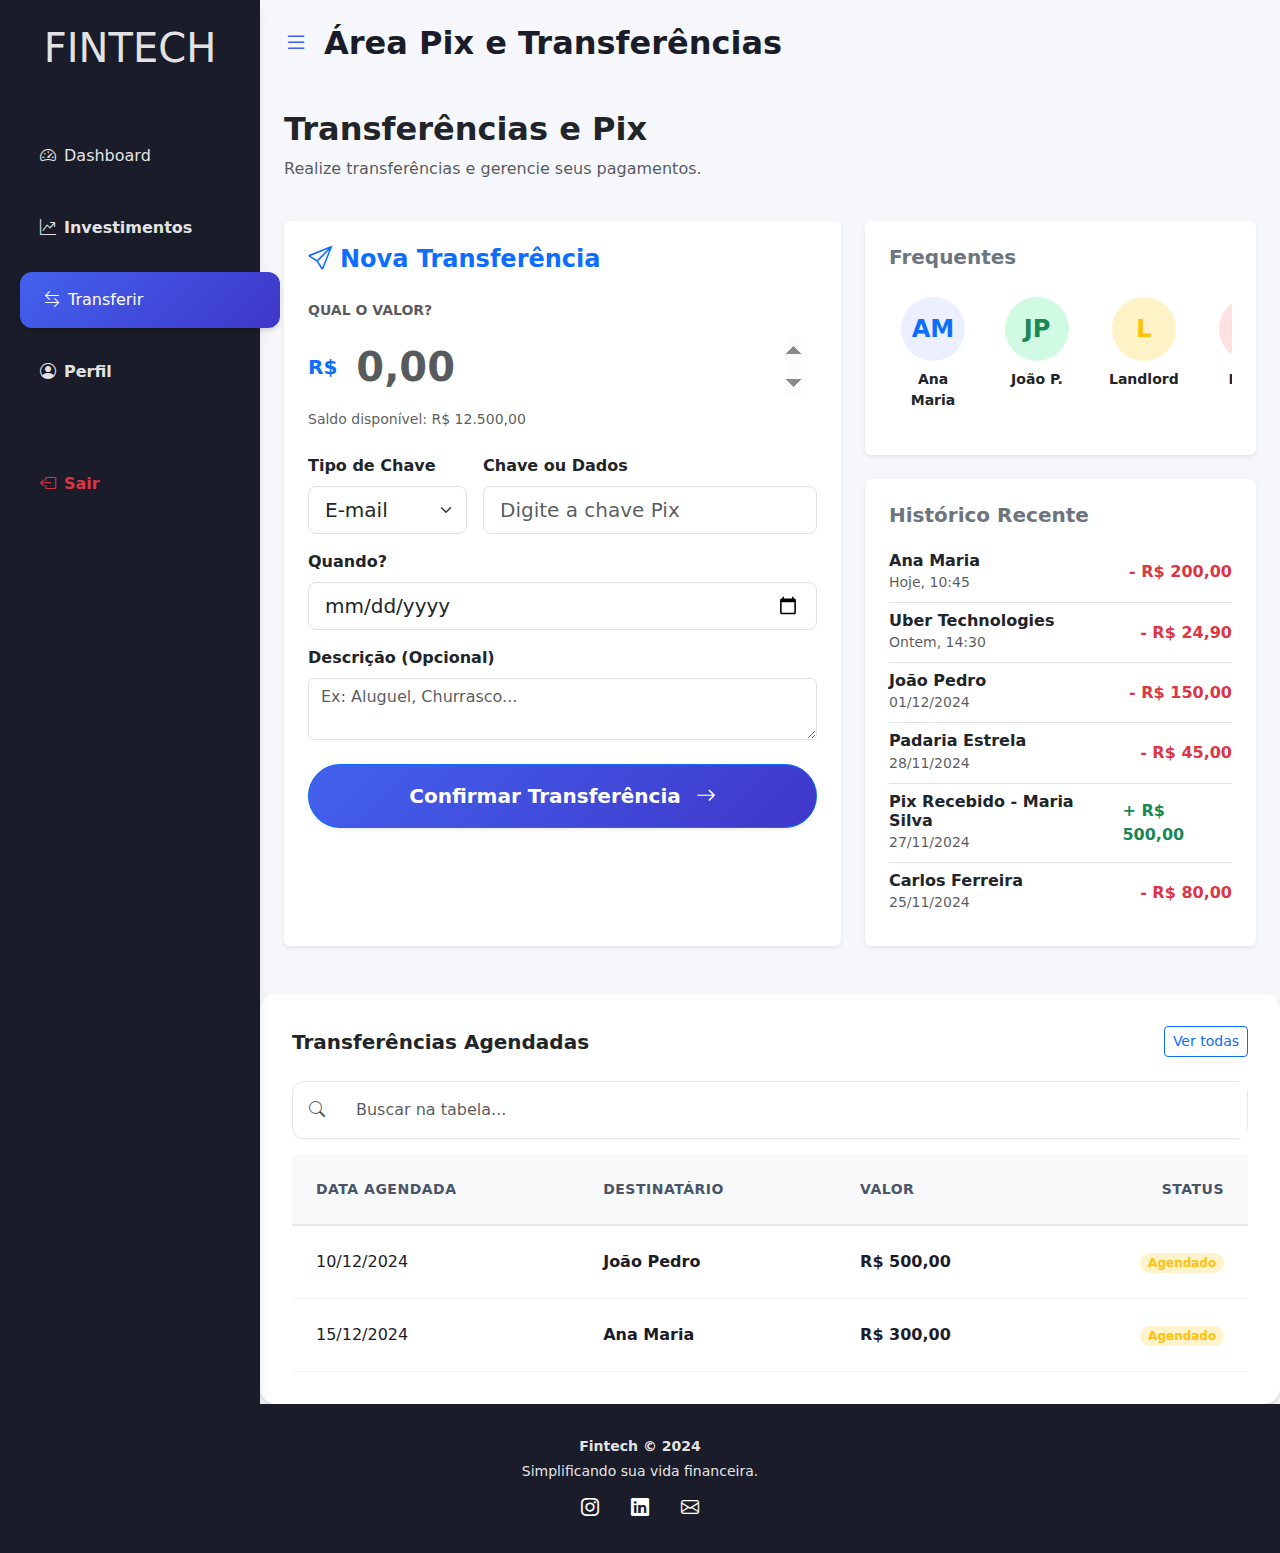
<file: Pages/transferir.html>
<!DOCTYPE html>
<html lang="pt-BR">
        <head>
        <meta charset="UTF-8">
        <meta name="viewport" content="width=device-width, initial-scale=1.0">
        <title>Fintech</title>

        <!-- CSS -->
        <link rel="stylesheet" href="../Css/transferir.css">
        <link href="https://cdn.jsdelivr.net/npm/bootstrap@5.3.0/dist/css/bootstrap.min.css" rel="stylesheet">
        <link rel="stylesheet" href="https://cdn.jsdelivr.net/npm/bootstrap-icons@1.10.5/font/bootstrap-icons.css">

        <!-- Google Fonts -->
        <link rel="preconnect" href="https://fonts.googleapis.com">
        <link rel="preconnect" href="https://fonts.gstatic.com" crossorigin>
        <link href="https://fonts.googleapis.com/css2?family=Poppins:wght@400;500;600;700&display=swap" rel="stylesheet">
    
    <!-- JavaScript 
    <script src="https://cdn.jsdelivr.net/npm/bootstrap@5.3.0/dist/js/bootstrap.bundle.min.js"></script>
    <script src="../Js/sript.js"></script>-->
</head>
    
    <body>

        <div class="d-flex" id="wrapper">
            <!--Menu Lateral-->
            <div class="text-white" id="sidebar-wrapper">
                <div class="sidebar-heading text-center py-4 primary-text fs-4 fw-bold text-uppercase border-bottom">
                    <h1>Fintech</h1>
                </div>
                <div class="list-group list-group-flush my-3">
                    <a href="index.html" class="list-group-item list-group-item-action bg-transparent second-text">
                        <i class="bi bi-speedometer2 me-2"></i>Dashboard
                    </a>
                    <a href="investimentos.html" class="list-group-item list-group-item-action bg-transparent second-text fw-bold">
                        <i class="bi bi-graph-up-arrow me-2"></i>Investimentos
                    </a>
                    <a href="transferir.html" class="list-group-item list-group-item-action bg-transparent second-text active">
                        <i class="bi bi-arrow-left-right me-2"></i>Transferir
                    </a>
                    <a href="perfil.html" class="list-group-item list-group-item-action bg-transparent second-text fw-bold">
                        <i class="bi bi-person-circle me-2"></i>Perfil
                    </a>
                    <a href="#" class="list-group-item list-group-item-action bg-transparent text-danger fw-bold mt-5">
                        <i class="bi bi-box-arrow-left me-2"></i>Sair
                    </a>
                </div>
            </div>
        <!--Fim Menu Lateral-->
        
        <div id="page-content-wrapper">
                <!--titulo da página-->
                <nav class="navbar navbar-expand-lg navbar-light bg-transparent py-4 px-4">
                    <div class="d-flex align-items-center">
                        <i class="bi bi-list primary-text fs-4 me-3" id="menu-toggle"></i>
                        <h2 class="fs-2 m-0">Área Pix e Transferências</h2>
                    </div>
                </nav>
                <!--fim do titulo da página-->

                <div class="container-fluid px-4">
                    <!-- Texto introdutório -->
                    <div class="row mb-4">
                        <div class="col">
                            <h2 class="fw-bold text-dark">Transferências e Pix</h2>
                            <p class="text-muted">Realize transferências e gerencie seus pagamentos.</p>
                        </div>
                    </div>
                    <!-- Fim Texto introdutório -->

                    <div class="row g-4">
                        
                        <div class="col-lg-7">
                            <div class="p-4 bg-white rounded shadow-sm card-modern h-100">
                                <h4 class="mb-4 fw-bold text-primary"><i class="bi bi-send me-2"></i>Nova Transferência</h4>
                                
                                <form>
                                    <div class="mb-4">
                                        <label class="form-label text-muted small fw-bold">QUAL O VALOR?</label>
                                        <div class="input-group input-group-lg">
                                            <span class="input-group-text bg-transparent border-0 ps-0 text-primary fw-bold">R$</span>
                                            <input type="number" class="form-control border-0 fs-1 fw-bold text-primary shadow-none ps-1" placeholder="0,00" autofocus>
                                        </div>
                                        <div class="form-text">Saldo disponível: R$ 12.500,00</div>
                                    </div>
    
                                    <div class="row g-3 mb-3">
                                        <div class="col-md-4">
                                            <label class="form-label fw-bold">Tipo de Chave</label>
                                            <select class="form-select form-select-lg">
                                                <option selected>E-mail</option>
                                                <option>CPF/CNPJ</option>
                                                <option>Celular</option>
                                                <option>Chave Aleatória</option>
                                                <option>Agência/Conta</option>
                                            </select>
                                        </div>
                                        <div class="col-md-8">
                                            <label class="form-label fw-bold">Chave ou Dados</label>
                                            <input type="text" class="form-control form-control-lg" placeholder="Digite a chave Pix">
                                        </div>
                                    </div>
    
                                    <div class="mb-3">
                                        <label class="form-label fw-bold">Quando?</label>
                                        <input type="date" class="form-control form-control-lg">
                                    </div>
    
                                    <div class="mb-4">
                                        <label class="form-label fw-bold">Descrição (Opcional)</label>
                                        <textarea class="form-control" rows="2" placeholder="Ex: Aluguel, Churrasco..."></textarea>
                                    </div>
    
                                    <div class="d-grid">
                                        <button type="submit" class="btn btn-primary btn-lg rounded-pill py-3 fw-bold shadow-sm">
                                            Confirmar Transferência <i class="bi bi-arrow-right ms-2"></i>
                                        </button>
                                    </div>
                                </form>
                            </div>
                        </div>
    
                        <div class="col-lg-5">
                            <div class="p-4 bg-white rounded shadow-sm card-modern mb-4">
                                <h5 class="mb-3 fw-bold text-secondary">Frequentes</h5>
                                
                                <div class="d-flex gap-3 overflow-auto pb-2 contacts-scroll">
                                    <div class="text-center cursor-pointer contact-item">
                                        <div class="avatar bg-primary-light text-primary rounded-circle mb-2">
                                            <span class="fs-4 fw-bold">AM</span>
                                        </div>
                                        <small class="d-block fw-bold">Ana Maria</small>
                                    </div>
                                    <div class="text-center cursor-pointer contact-item">
                                        <div class="avatar bg-success-light text-success rounded-circle mb-2">
                                            <span class="fs-4 fw-bold">JP</span>
                                        </div>
                                        <small class="d-block fw-bold">João P.</small>
                                    </div>
                                    <div class="text-center cursor-pointer contact-item">
                                        <div class="avatar bg-warning-light text-warning rounded-circle mb-2">
                                            <span class="fs-4 fw-bold">L</span>
                                        </div>
                                        <small class="d-block fw-bold">Landlord</small>
                                    </div>
                                    <div class="text-center cursor-pointer contact-item">
                                        <div class="avatar bg-danger-light text-danger rounded-circle mb-2">
                                            <span class="fs-4 fw-bold">MS</span>
                                        </div>
                                        <small class="d-block fw-bold">Maria S.</small>
                                    </div>
                                    <div class="text-center cursor-pointer contact-item">
                                        <div class="avatar bg-secondary-light text-secondary rounded-circle mb-2">
                                            <span class="fs-4 fw-bold">CF</span>
                                        </div>
                                        <small class="d-block fw-bold">Carlos F.</small>
                                    </div>
                                    <div class="text-center cursor-pointer contact-item">
                                        <div class="avatar bg-info-light text-info rounded-circle mb-2">
                                            <i class="bi bi-plus-lg fs-4"></i>
                                        </div>
                                        <small class="d-block fw-bold">Novo</small>
                                    </div>
                                </div>
                            </div>
    
                            <div class="p-4 bg-white rounded shadow-sm card-modern">
                                <h5 class="mb-3 fw-bold text-secondary">Histórico Recente</h5>
                                <div class="list-group list-group-flush">
                                    <a href="#" class="list-group-item list-group-item-action d-flex justify-content-between align-items-center px-0">
                                        <div>
                                            <h6 class="mb-0 fw-bold">Ana Maria</h6>
                                            <small class="text-muted">Hoje, 10:45</small>
                                        </div>
                                        <span class="text-danger fw-bold">- R$ 200,00</span>
                                    </a>
                                    <a href="#" class="list-group-item list-group-item-action d-flex justify-content-between align-items-center px-0">
                                        <div>
                                            <h6 class="mb-0 fw-bold">Uber Technologies</h6>
                                            <small class="text-muted">Ontem, 14:30</small>
                                        </div>
                                        <span class="text-danger fw-bold">- R$ 24,90</span>
                                    </a>
                                    <a href="#" class="list-group-item list-group-item-action d-flex justify-content-between align-items-center px-0">
                                        <div>
                                            <h6 class="mb-0 fw-bold">João Pedro</h6>
                                            <small class="text-muted">01/12/2024</small>
                                        </div>
                                        <span class="text-danger fw-bold">- R$ 150,00</span>
                                    </a>
                                    <a href="#" class="list-group-item list-group-item-action d-flex justify-content-between align-items-center px-0">
                                        <div>
                                            <h6 class="mb-0 fw-bold">Padaria Estrela</h6>
                                            <small class="text-muted">28/11/2024</small>
                                        </div>
                                        <span class="text-danger fw-bold">- R$ 45,00</span>
                                    </a>
                                    <a href="#" class="list-group-item list-group-item-action d-flex justify-content-between align-items-center px-0">
                                        <div>
                                            <h6 class="mb-0 fw-bold">Pix Recebido - Maria Silva</h6>
                                            <small class="text-muted">27/11/2024</small>
                                        </div>
                                        <span class="text-success fw-bold">+ R$ 500,00</span>
                                    </a>
                                    <a href="#" class="list-group-item list-group-item-action d-flex justify-content-between align-items-center px-0">
                                        <div>
                                            <h6 class="mb-0 fw-bold">Carlos Ferreira</h6>
                                            <small class="text-muted">25/11/2024</small>
                                        </div>
                                        <span class="text-danger fw-bold">- R$ 80,00</span>
                                    </a>
                                </div>
                            </div>
                        </div>
                    </div>
                </div>
                <!-- Fim Seção de Transferências -->

                <!-- Transferências Agendadas -->
                <div class="row mt-4">
                    <div class="col-12">
                        <div class="card border-0 shadow-sm">
                            <div class="card-body">
                                <div class="d-flex justify-content-between align-items-center mb-4">
                                    <h5 class="fw-bold mb-0">Transferências Agendadas</h5>
                                    <button class="btn btn-sm btn-outline-primary">Ver todas</button>
                                </div>
                                <div class="table-responsive">
                                    <table class="table table-hover align-middle mb-0">
                                        <!--Inicio da tabela-->
                                        <thead class="table-light">
                                            <!-- Inicio da primeira linha da tabela-->
                                            <tr>
                                                <th class="ps-4">Data Agendada</th>
                                                <th>Destinatário</th>
                                                <th>Valor</th>
                                                <th class="text-end pe-4">Status</th>
                                            </tr>
                                            <!-- Fim da primeira linha da tabela-->
                                        </thead>

                                        <tbody>
                                        <!--Inicio dos dados da tabela-->
                                            <tr>
                                                <td class="ps-4">10/12/2024</td>
                                                <td class="fw-bold">João Pedro</td>
                                                <td class="fw-bold">R$ 500,00</td>
                                                <td class="text-end pe-4"><span class="badge bg-warning-subtle text-warning rounded-pill">Agendado</span></td>
                                            </tr>
                                            <tr>
                                                <td class="ps-4">15/12/2024</td>
                                                <td class="fw-bold">Ana Maria</td>
                                                <td class="fw-bold">R$ 300,00</td>
                                                <td class="text-end pe-4"><span class="badge bg-warning-subtle text-warning rounded-pill">Agendado</span></td>
                                            </tr>
                                        <!--Fim dos dados da tabela-->
                                        </tbody>
                                        <!--final da tabela-->
                                    </table>
                                </div>
                            </div>
                        </div>
                    </div>
                </div>
                <!-- Fim Transferências Agendadas -->
                </div>
            </div>
        </div>
    </div>

    <!-- Rodapé-->
    <footer>
            <div class="container text-center">
                <p class="mb-1 fw-bold">Fintech &copy; 2024</p>
                <p>Simplificando sua vida financeira.</p>
                <div>
                    <a href="#" class="text-white me-3 text-decoration-none"><i class="bi bi-instagram"></i></a>
                    <a href="#" class="text-white me-3 text-decoration-none"><i class="bi bi-linkedin"></i></a>
                    <a href="#" class="text-white text-decoration-none"><i class="bi bi-envelope"></i></a>
                </div>
            </div>
    </footer>

    <script src="https://cdn.jsdelivr.net/npm/bootstrap@5.3.0/dist/js/bootstrap.bundle.min.js"></script>
    <script src="../Js/sript.js"></script>
</body>
</html>
</file>
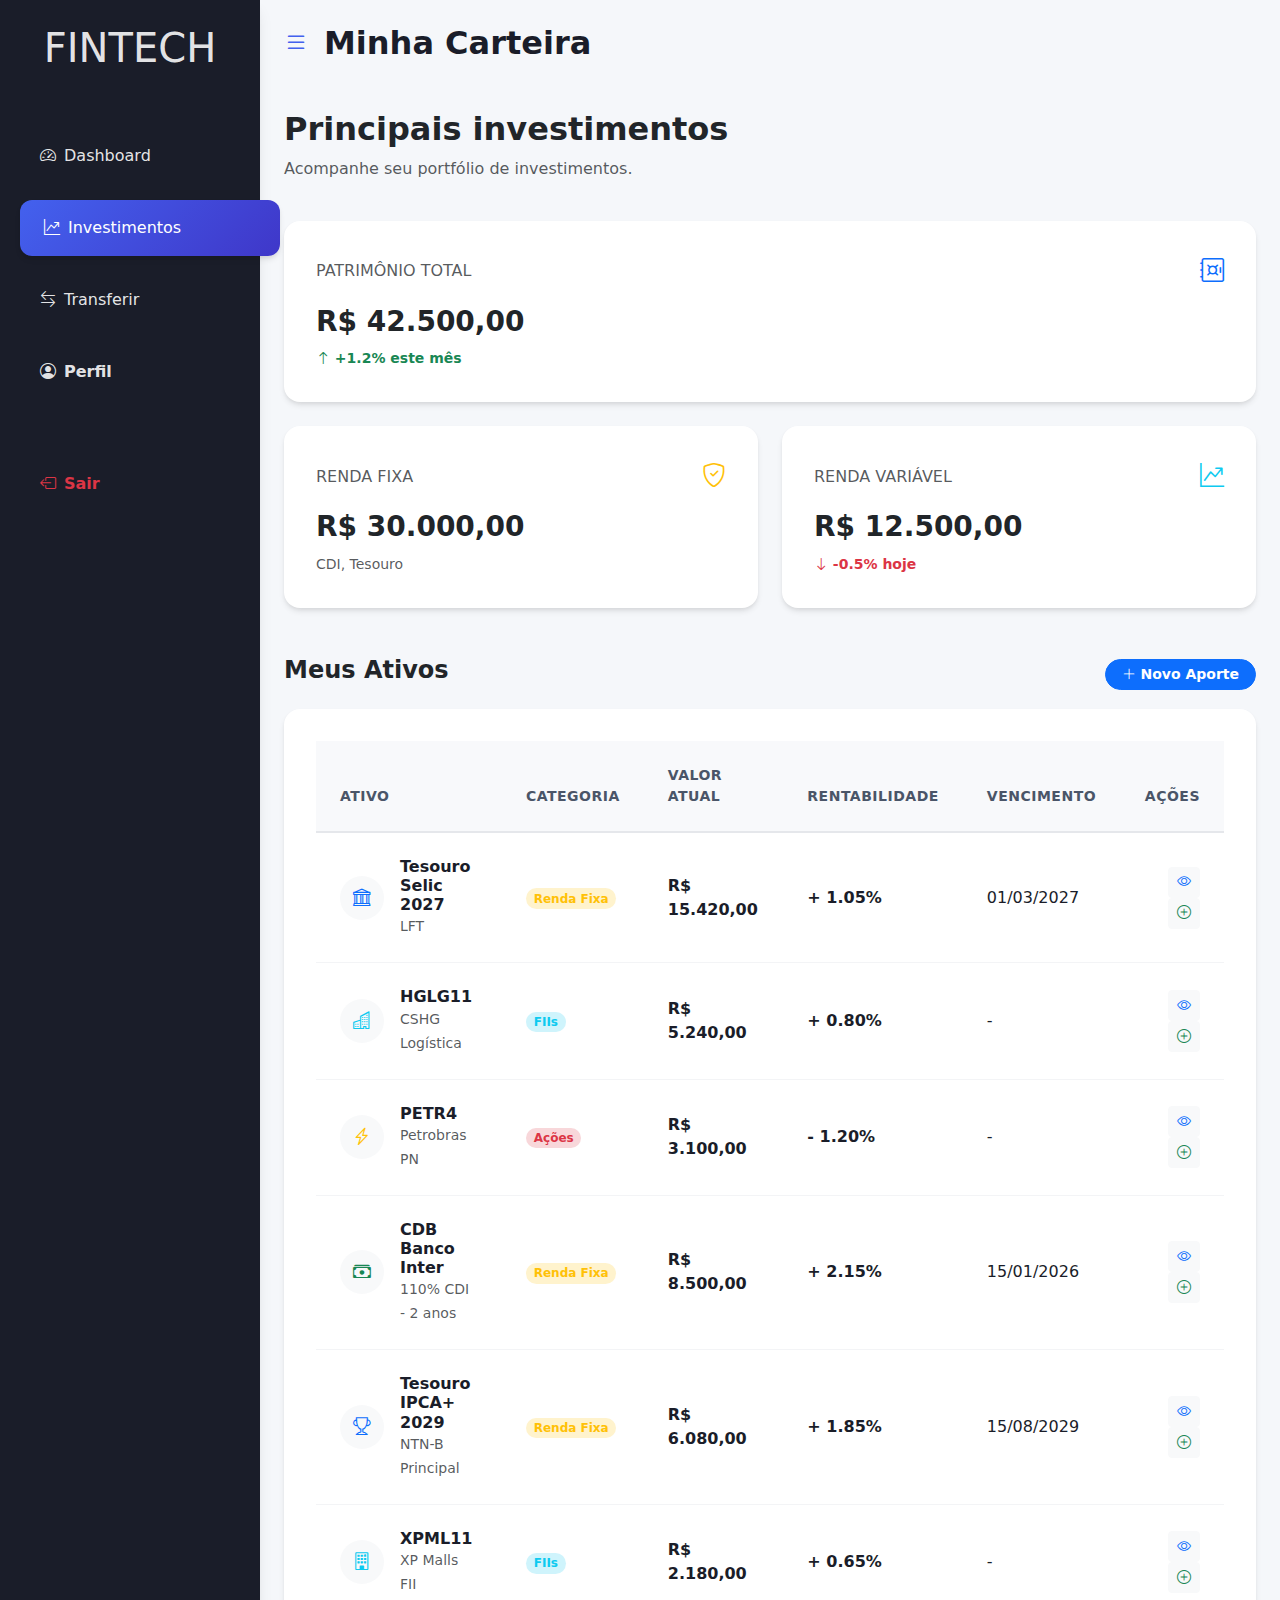
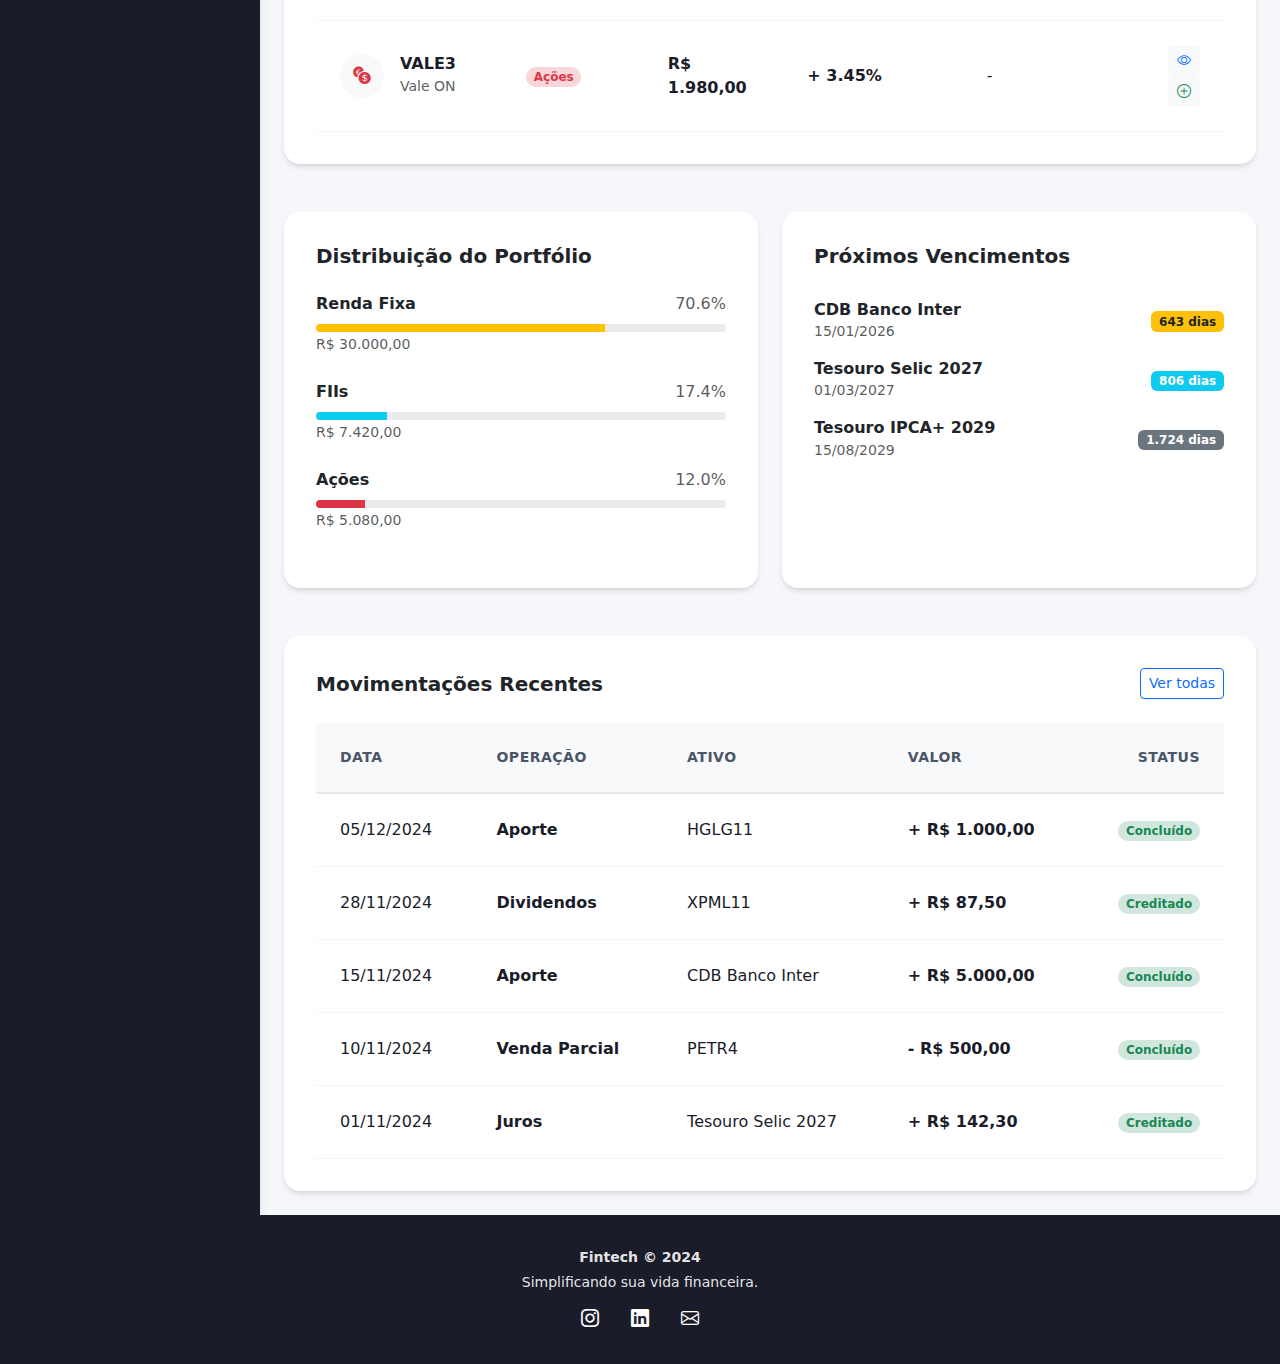
<file: Assets/Pages/investimentos.html>
<!DOCTYPE html>
<html lang="pt-BR">
        <head>
        <meta charset="UTF-8">
        <meta name="viewport" content="width=device-width, initial-scale=1.0">
        <title>Fintech</title>

        <!-- CSS -->
        <link rel="stylesheet" href="../Css/investimento.css">
        <link href="https://cdn.jsdelivr.net/npm/bootstrap@5.3.0/dist/css/bootstrap.min.css" rel="stylesheet">
        <link rel="stylesheet" href="https://cdn.jsdelivr.net/npm/bootstrap-icons@1.10.5/font/bootstrap-icons.css">

        <!-- Google Fonts -->
        <link rel="preconnect" href="https://fonts.googleapis.com">
        <link rel="preconnect" href="https://fonts.gstatic.com" crossorigin>
        <link href="https://fonts.googleapis.com/css2?family=Poppins:wght@400;500;600;700&display=swap" rel="stylesheet">

        <!-- JavaScript -->

    </head>
    
<body>
    <div class="d-flex" id="wrapper">
            
        <div class="text-white" id="sidebar-wrapper">
            <div class="sidebar-heading text-center py-4 primary-text fs-4 fw-bold text-uppercase border-bottom">
                <h1>Fintech</h1>
            </div>
            <div class="list-group list-group-flush my-3">
                <a href="index.html" class="list-group-item list-group-item-action bg-transparent second-text">
                    <i class="bi bi-speedometer2 me-2"></i>Dashboard
                <a href="investimentos.html" class="list-group-item list-group-item-action bg-transparent second-text active">
                    <i class="bi bi-graph-up-arrow me-2"></i>Investimentos
                </a>
                <a href="transferir.html" class="list-group-item list-group-item-action bg-transparent second-text">
                    <i class="bi bi-arrow-left-right me-2"></i>Transferir
                </a>
                <a href="perfil.html" class="list-group-item list-group-item-action bg-transparent second-text fw-bold">
                    <i class="bi bi-person-circle me-2"></i>Perfil
                </a>
                <a href="#" class="list-group-item list-group-item-action bg-transparent text-danger fw-bold mt-5">
                    <i class="bi bi-box-arrow-left me-2"></i>Sair
                </a>
            </div>
        </div>
        <div id="page-content-wrapper">
            
            <nav class="navbar navbar-expand-lg navbar-light bg-transparent py-4 px-4">
                <div class="d-flex align-items-center">
                    <i class="bi bi-list primary-text fs-4 me-3" id="menu-toggle" style="cursor: pointer;"></i>
                    <h2 class="fs-2 m-0">Minha Carteira</h2>
                </div>
            </nav>

            <div class="container-fluid px-4">
                
                <div class="row mb-4">
                    <div class="col">
                        <h2 class="fw-bold text-dark">Principais investimentos</h2>
                        <p class="text-muted">Acompanhe seu portfólio de investimentos.</p>
                    </div>
                </div>

                <div class="row g-4 mb-5">
                    <!-- Patrimônio Total - Linha completa -->
                    <div class="col-12">
                        <div class="card card-custom border-0 shadow-sm">
                            <div class="card-body">
                                <div class="d-flex justify-content-between align-items-center mb-3">
                                    <h6 class="text-uppercase text-muted mb-0">Patrimônio Total</h6>
                                    <i class="bi bi-safe fs-4 text-primary"></i>
                                </div>
                                <h3 class="fw-bold text-dark">R$ 42.500,00</h3>
                                <small class="text-success fw-semibold"><i class="bi bi-arrow-up"></i> +1.2% este mês</small>
                            </div>
                        </div>
                    </div>

                    <!-- Renda Fixa - 50% -->
                    <div class="col-12 col-md-6">
                        <div class="card card-custom border-0 shadow-sm">
                            <div class="card-body">
                                <div class="d-flex justify-content-between align-items-center mb-3">
                                    <h6 class="text-uppercase text-muted mb-0">Renda Fixa</h6>
                                    <i class="bi bi-shield-check fs-4 text-warning"></i>
                                </div>
                                <h3 class="fw-bold text-dark">R$ 30.000,00</h3>
                                <small class="text-muted">CDI, Tesouro</small>
                            </div>
                        </div>
                    </div>

                    <!-- Renda Variável - 50% -->
                    <div class="col-12 col-md-6">
                        <div class="card card-custom border-0 shadow-sm">
                            <div class="card-body">
                                <div class="d-flex justify-content-between align-items-center mb-3">
                                    <h6 class="text-uppercase text-muted mb-0">Renda Variável</h6>
                                    <i class="bi bi-graph-up-arrow fs-4 text-info"></i>
                                </div>
                                <h3 class="fw-bold text-dark">R$ 12.500,00</h3>
                                <small class="text-danger fw-semibold"><i class="bi bi-arrow-down"></i> -0.5% hoje</small>
                            </div>
                        </div>
                    </div>
                </div>

                <div class="row my-5">
                    <div class="col-12">
                        <div class="d-flex justify-content-between align-items-center mb-3">
                            <h4 class="fw-bold">Meus Ativos</h4>
                            <button class="btn btn-primary btn-sm rounded-pill px-3 fw-bold">
                                <i class="bi bi-plus-lg"></i> Novo Aporte
                            </button>
                        </div>

                        <div class="card border-0 shadow-sm">
                            <div class="card-body p-0">
                                <div class="table-responsive">
                                    <table class="table table-hover align-middle mb-0">
                                        <thead class="table-light">
                                            <tr>
                                                <th class="ps-4">Ativo</th>
                                                <th>Categoria</th>
                                                <th>Valor Atual</th>
                                                <th>Rentabilidade</th>
                                                <th class="d-none d-md-table-cell">Vencimento</th> <th class="text-end pe-4">Ações</th>
                                            </tr>
                                        </thead>
                                        <tbody>
                                            <tr>
                                                <td class="ps-4">
                                                    <div class="d-flex align-items-center">
                                                        <div class="icon-box-sm bg-light rounded-circle me-3 text-primary">
                                                            <i class="bi bi-bank"></i>
                                                        </div>
                                                        <div>
                                                            <h6 class="mb-0 fw-bold">Tesouro Selic 2027</h6>
                                                            <small class="text-muted">LFT</small>
                                                        </div>
                                                    </div>
                                                </td>
                                                <td><span class="badge bg-warning-subtle text-warning rounded-pill">Renda Fixa</span></td>
                                                <td class="fw-bold">R$ 15.420,00</td>
                                                <td class="text-success fw-bold">+ 1.05%</td>
                                                <td class="d-none d-md-table-cell">01/03/2027</td>
                                                <td class="text-end pe-4">
                                                    <button class="btn btn-sm btn-light text-primary"><i class="bi bi-eye"></i></button>
                                                    <button class="btn btn-sm btn-light text-success"><i class="bi bi-plus-circle"></i></button>
                                                </td>
                                            </tr>

                                            <tr>
                                                <td class="ps-4">
                                                    <div class="d-flex align-items-center">
                                                        <div class="icon-box-sm bg-light rounded-circle me-3 text-info">
                                                            <i class="bi bi-buildings"></i>
                                                        </div>
                                                        <div>
                                                            <h6 class="mb-0 fw-bold">HGLG11</h6>
                                                            <small class="text-muted">CSHG Logística</small>
                                                        </div>
                                                    </div>
                                                </td>
                                                <td><span class="badge bg-info-subtle text-info rounded-pill">FIIs</span></td>
                                                <td class="fw-bold">R$ 5.240,00</td>
                                                <td class="text-success fw-bold">+ 0.80%</td>
                                                <td class="d-none d-md-table-cell">-</td>
                                                <td class="text-end pe-4">
                                                    <button class="btn btn-sm btn-light text-primary"><i class="bi bi-eye"></i></button>
                                                    <button class="btn btn-sm btn-light text-success"><i class="bi bi-plus-circle"></i></button>
                                                </td>
                                            </tr>

                                            <tr>
                                                <td class="ps-4">
                                                    <div class="d-flex align-items-center">
                                                        <div class="icon-box-sm bg-light rounded-circle me-3 text-warning">
                                                            <i class="bi bi-lightning-charge"></i>
                                                        </div>
                                                        <div>
                                                            <h6 class="mb-0 fw-bold">PETR4</h6>
                                                            <small class="text-muted">Petrobras PN</small>
                                                        </div>
                                                    </div>
                                                </td>
                                                <td><span class="badge bg-danger-subtle text-danger rounded-pill">Ações</span></td>
                                                <td class="fw-bold">R$ 3.100,00</td>
                                                <td class="text-danger fw-bold">- 1.20%</td>
                                                <td class="d-none d-md-table-cell">-</td>
                                                <td class="text-end pe-4">
                                                    <button class="btn btn-sm btn-light text-primary"><i class="bi bi-eye"></i></button>
                                                    <button class="btn btn-sm btn-light text-success"><i class="bi bi-plus-circle"></i></button>
                                                </td>
                                            </tr>
                                            
                                            <tr>
                                                <td class="ps-4">
                                                    <div class="d-flex align-items-center">
                                                        <div class="icon-box-sm bg-light rounded-circle me-3 text-success">
                                                            <i class="bi bi-cash-stack"></i>
                                                        </div>
                                                        <div>
                                                            <h6 class="mb-0 fw-bold">CDB Banco Inter</h6>
                                                            <small class="text-muted">110% CDI - 2 anos</small>
                                                        </div>
                                                    </div>
                                                </td>
                                                <td><span class="badge bg-warning-subtle text-warning rounded-pill">Renda Fixa</span></td>
                                                <td class="fw-bold">R$ 8.500,00</td>
                                                <td class="text-success fw-bold">+ 2.15%</td>
                                                <td class="d-none d-md-table-cell">15/01/2026</td>
                                                <td class="text-end pe-4">
                                                    <button class="btn btn-sm btn-light text-primary"><i class="bi bi-eye"></i></button>
                                                    <button class="btn btn-sm btn-light text-success"><i class="bi bi-plus-circle"></i></button>
                                                </td>
                                            </tr>

                                            <tr>
                                                <td class="ps-4">
                                                    <div class="d-flex align-items-center">
                                                        <div class="icon-box-sm bg-light rounded-circle me-3 text-primary">
                                                            <i class="bi bi-trophy"></i>
                                                        </div>
                                                        <div>
                                                            <h6 class="mb-0 fw-bold">Tesouro IPCA+ 2029</h6>
                                                            <small class="text-muted">NTN-B Principal</small>
                                                        </div>
                                                    </div>
                                                </td>
                                                <td><span class="badge bg-warning-subtle text-warning rounded-pill">Renda Fixa</span></td>
                                                <td class="fw-bold">R$ 6.080,00</td>
                                                <td class="text-success fw-bold">+ 1.85%</td>
                                                <td class="d-none d-md-table-cell">15/08/2029</td>
                                                <td class="text-end pe-4">
                                                    <button class="btn btn-sm btn-light text-primary"><i class="bi bi-eye"></i></button>
                                                    <button class="btn btn-sm btn-light text-success"><i class="bi bi-plus-circle"></i></button>
                                                </td>
                                            </tr>

                                            <tr>
                                                <td class="ps-4">
                                                    <div class="d-flex align-items-center">
                                                        <div class="icon-box-sm bg-light rounded-circle me-3 text-info">
                                                            <i class="bi bi-building"></i>
                                                        </div>
                                                        <div>
                                                            <h6 class="mb-0 fw-bold">XPML11</h6>
                                                            <small class="text-muted">XP Malls FII</small>
                                                        </div>
                                                    </div>
                                                </td>
                                                <td><span class="badge bg-info-subtle text-info rounded-pill">FIIs</span></td>
                                                <td class="fw-bold">R$ 2.180,00</td>
                                                <td class="text-success fw-bold">+ 0.65%</td>
                                                <td class="d-none d-md-table-cell">-</td>
                                                <td class="text-end pe-4">
                                                    <button class="btn btn-sm btn-light text-primary"><i class="bi bi-eye"></i></button>
                                                    <button class="btn btn-sm btn-light text-success"><i class="bi bi-plus-circle"></i></button>
                                                </td>
                                            </tr>

                                            <tr>
                                                <td class="ps-4">
                                                    <div class="d-flex align-items-center">
                                                        <div class="icon-box-sm bg-light rounded-circle me-3 text-danger">
                                                            <i class="bi bi-currency-exchange"></i>
                                                        </div>
                                                        <div>
                                                            <h6 class="mb-0 fw-bold">VALE3</h6>
                                                            <small class="text-muted">Vale ON</small>
                                                        </div>
                                                    </div>
                                                </td>
                                                <td><span class="badge bg-danger-subtle text-danger rounded-pill">Ações</span></td>
                                                <td class="fw-bold">R$ 1.980,00</td>
                                                <td class="text-success fw-bold">+ 3.45%</td>
                                                <td class="d-none d-md-table-cell">-</td>
                                                <td class="text-end pe-4">
                                                    <button class="btn btn-sm btn-light text-primary"><i class="bi bi-eye"></i></button>
                                                    <button class="btn btn-sm btn-light text-success"><i class="bi bi-plus-circle"></i></button>
                                                </td>
                                            </tr>
                                        </tbody>
                                    </table>
                                </div>
                            </div>
                        </div>
                    </div>
                </div>

                <!-- Seção de Distribuição do Portfólio -->
                <div class="row mb-5">
                    <div class="col-12 col-lg-6">
                        <div class="card border-0 shadow-sm h-100">
                            <div class="card-body">
                                <h5 class="fw-bold mb-4">Distribuição do Portfólio</h5>
                                <div class="mb-4">
                                    <div class="d-flex justify-content-between align-items-center mb-2">
                                        <span class="fw-bold">Renda Fixa</span>
                                        <span class="text-muted">70.6%</span>
                                    </div>
                                    <div class="progress" style="height: 8px;">
                                        <div class="progress-bar bg-warning" role="progressbar" style="width: 70.6%"></div>
                                    </div>
                                    <small class="text-muted">R$ 30.000,00</small>
                                </div>
                                
                                <div class="mb-4">
                                    <div class="d-flex justify-content-between align-items-center mb-2">
                                        <span class="fw-bold">FIIs</span>
                                        <span class="text-muted">17.4%</span>
                                    </div>
                                    <div class="progress" style="height: 8px;">
                                        <div class="progress-bar bg-info" role="progressbar" style="width: 17.4%"></div>
                                    </div>
                                    <small class="text-muted">R$ 7.420,00</small>
                                </div>
                                
                                <div class="mb-4">
                                    <div class="d-flex justify-content-between align-items-center mb-2">
                                        <span class="fw-bold">Ações</span>
                                        <span class="text-muted">12.0%</span>
                                    </div>
                                    <div class="progress" style="height: 8px;">
                                        <div class="progress-bar bg-danger" role="progressbar" style="width: 12.0%"></div>
                                    </div>
                                    <small class="text-muted">R$ 5.080,00</small>
                                </div>
                            </div>
                        </div>
                    </div>

                    <div class="col-12 col-lg-6">
                        <div class="card border-0 shadow-sm h-100">
                            <div class="card-body">
                                <h5 class="fw-bold mb-4">Próximos Vencimentos</h5>
                                <div class="list-group list-group-flush">
                                    <div class="list-group-item px-0 border-0 d-flex justify-content-between align-items-center">
                                        <div>
                                            <h6 class="mb-0 fw-bold">CDB Banco Inter</h6>
                                            <small class="text-muted">15/01/2026</small>
                                        </div>
                                        <span class="badge bg-warning text-dark">643 dias</span>
                                    </div>
                                    
                                    <div class="list-group-item px-0 border-0 d-flex justify-content-between align-items-center">
                                        <div>
                                            <h6 class="mb-0 fw-bold">Tesouro Selic 2027</h6>
                                            <small class="text-muted">01/03/2027</small>
                                        </div>
                                        <span class="badge bg-info">806 dias</span>
                                    </div>
                                    
                                    <div class="list-group-item px-0 border-0 d-flex justify-content-between align-items-center">
                                        <div>
                                            <h6 class="mb-0 fw-bold">Tesouro IPCA+ 2029</h6>
                                            <small class="text-muted">15/08/2029</small>
                                        </div>
                                        <span class="badge bg-secondary">1.724 dias</span>
                                    </div>
                                </div>
                            </div>
                        </div>
                    </div>
                </div>

                <!-- Histórico de Movimentações -->
                <div class="row">
                    <div class="col-12">
                        <div class="card border-0 shadow-sm">
                            <div class="card-body">
                                <div class="d-flex justify-content-between align-items-center mb-4">
                                    <h5 class="fw-bold mb-0">Movimentações Recentes</h5>
                                    <button class="btn btn-sm btn-outline-primary">Ver todas</button>
                                </div>
                                <div class="table-responsive">
                                    <table class="table table-hover align-middle mb-0">
                                        <thead class="table-light">
                                            <tr>
                                                <th class="ps-4">Data</th>
                                                <th>Operação</th>
                                                <th>Ativo</th>
                                                <th>Valor</th>
                                                <th class="text-end pe-4">Status</th>
                                            </tr>
                                        </thead>
                                        <tbody>
                                            <tr>
                                                <td class="ps-4">05/12/2024</td>
                                                <td class="fw-bold">Aporte</td>
                                                <td>HGLG11</td>
                                                <td class="text-success fw-bold">+ R$ 1.000,00</td>
                                                <td class="text-end pe-4"><span class="badge bg-success-subtle text-success rounded-pill">Concluído</span></td>
                                            </tr>
                                            <tr>
                                                <td class="ps-4">28/11/2024</td>
                                                <td class="fw-bold">Dividendos</td>
                                                <td>XPML11</td>
                                                <td class="text-success fw-bold">+ R$ 87,50</td>
                                                <td class="text-end pe-4"><span class="badge bg-success-subtle text-success rounded-pill">Creditado</span></td>
                                            </tr>
                                            <tr>
                                                <td class="ps-4">15/11/2024</td>
                                                <td class="fw-bold">Aporte</td>
                                                <td>CDB Banco Inter</td>
                                                <td class="text-success fw-bold">+ R$ 5.000,00</td>
                                                <td class="text-end pe-4"><span class="badge bg-success-subtle text-success rounded-pill">Concluído</span></td>
                                            </tr>
                                            <tr>
                                                <td class="ps-4">10/11/2024</td>
                                                <td class="fw-bold">Venda Parcial</td>
                                                <td>PETR4</td>
                                                <td class="text-danger fw-bold">- R$ 500,00</td>
                                                <td class="text-end pe-4"><span class="badge bg-success-subtle text-success rounded-pill">Concluído</span></td>
                                            </tr>
                                            <tr>
                                                <td class="ps-4">01/11/2024</td>
                                                <td class="fw-bold">Juros</td>
                                                <td>Tesouro Selic 2027</td>
                                                <td class="text-success fw-bold">+ R$ 142,30</td>
                                                <td class="text-end pe-4"><span class="badge bg-success-subtle text-success rounded-pill">Creditado</span></td>
                                            </tr>
                                        </tbody>
                                    </table>
                                </div>
                            </div>
                        </div>
                    </div>
                </div>

            </div>
        </div>
    </div>

    <footer>
        <div class="container text-center">
            <p class="mb-1 fw-bold">Fintech &copy; 2024</p>
            <p>Simplificando sua vida financeira.</p>
            <div>
                <a href="#" class="text-white me-3 text-decoration-none"><i class="bi bi-instagram"></i></a>
                <a href="#" class="text-white me-3 text-decoration-none"><i class="bi bi-linkedin"></i></a>
                <a href="#" class="text-white text-decoration-none"><i class="bi bi-envelope"></i></a>
            </div>
        </div>
    </footer>

    <script src="https://cdn.jsdelivr.net/npm/bootstrap@5.3.0/dist/js/bootstrap.bundle.min.js"></script>
    <script src="../Js/sript.js"></script>

</body>
</file>
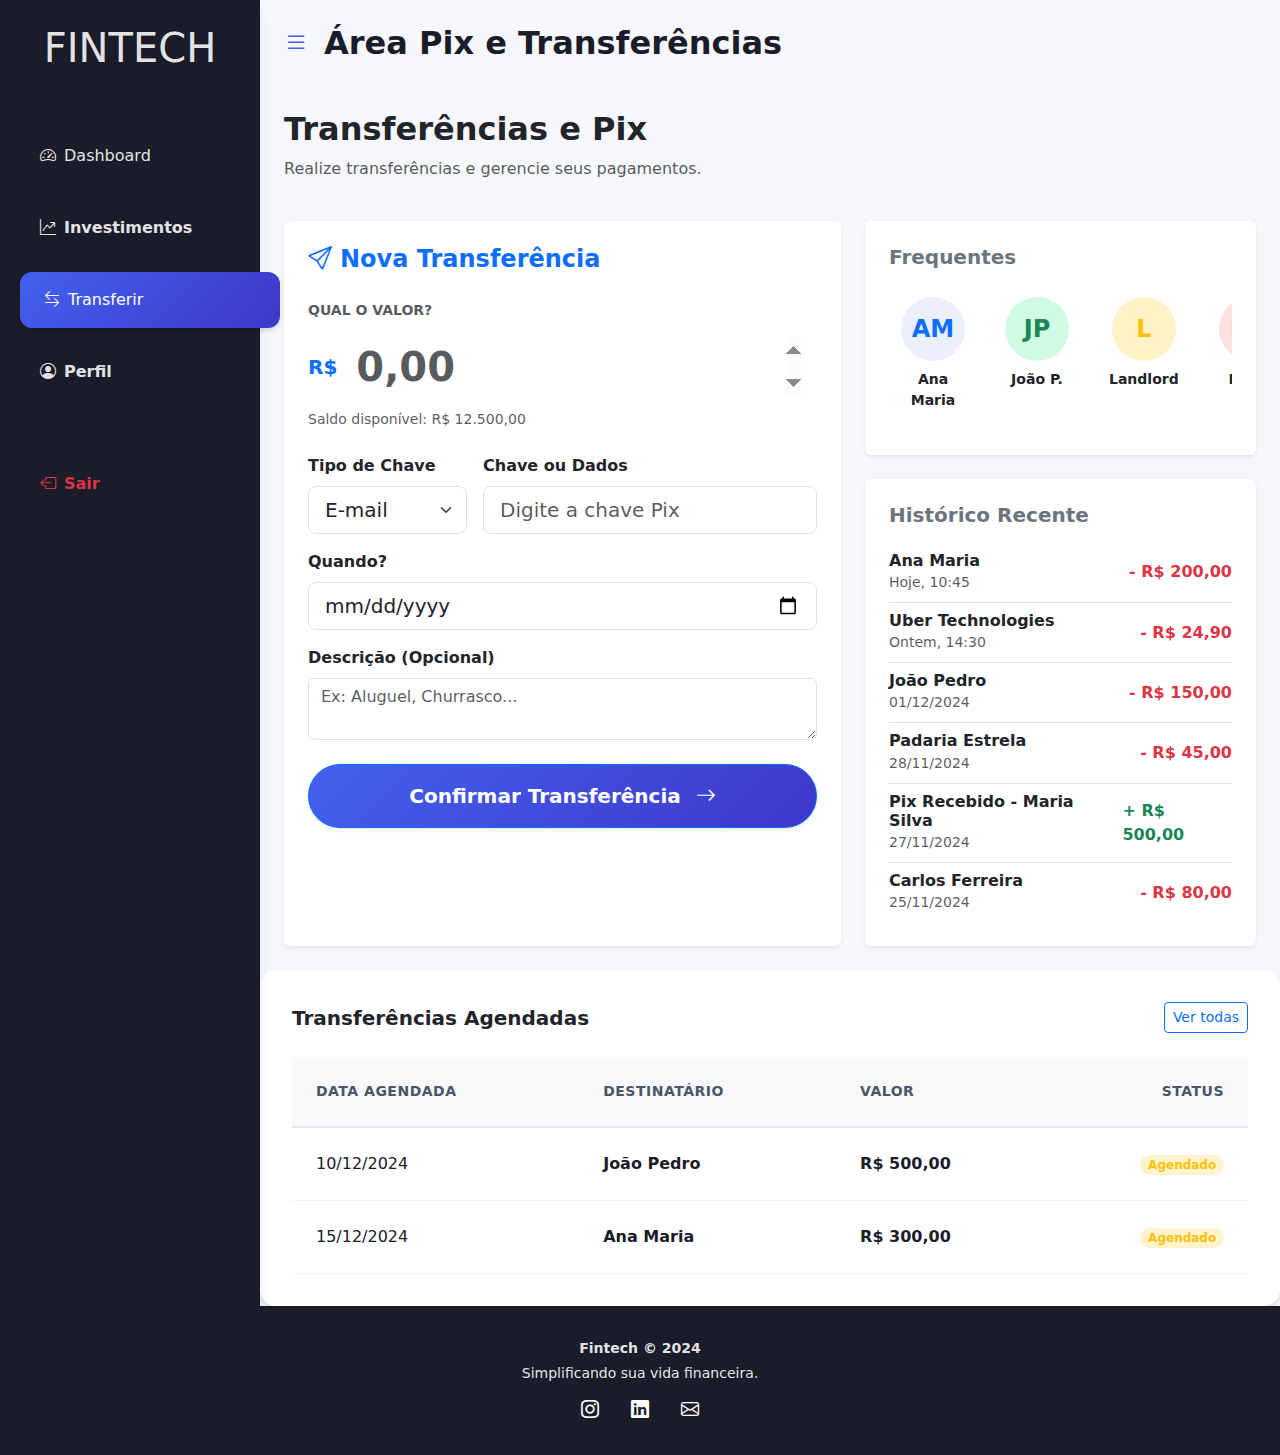
<file: Assets/Pages/transferir.html>
<!DOCTYPE html>
<html lang="pt-BR">
        <head>
        <meta charset="UTF-8">
        <meta name="viewport" content="width=device-width, initial-scale=1.0">
        <title>Fintech</title>

        <!-- CSS -->
        <link rel="stylesheet" href="../Css/transferir.css">
        <link href="https://cdn.jsdelivr.net/npm/bootstrap@5.3.0/dist/css/bootstrap.min.css" rel="stylesheet">
        <link rel="stylesheet" href="https://cdn.jsdelivr.net/npm/bootstrap-icons@1.10.5/font/bootstrap-icons.css">

        <!-- Google Fonts -->
        <link rel="preconnect" href="https://fonts.googleapis.com">
        <link rel="preconnect" href="https://fonts.gstatic.com" crossorigin>
        <link href="https://fonts.googleapis.com/css2?family=Poppins:wght@400;500;600;700&display=swap" rel="stylesheet">

        <!-- JavaScript -->

    </head>
    
    <body>

        <div class="d-flex" id="wrapper">
            
            <div class="text-white" id="sidebar-wrapper">
                <div class="sidebar-heading text-center py-4 primary-text fs-4 fw-bold text-uppercase border-bottom">
                    <h1>Fintech</h1>
                </div>
                <div class="list-group list-group-flush my-3">
                    <a href="index.html" class="list-group-item list-group-item-action bg-transparent second-text">
                        <i class="bi bi-speedometer2 me-2"></i>Dashboard
                    <a href="investimentos.html" class="list-group-item list-group-item-action bg-transparent second-text fw-bold">
                        <i class="bi bi-graph-up-arrow me-2"></i>Investimentos
                    </a>
                    <a href="transferir.html" class="list-group-item list-group-item-action bg-transparent second-text active">
                        <i class="bi bi-arrow-left-right me-2"></i>Transferir
                    </a>
                    <a href="#" class="list-group-item list-group-item-action bg-transparent second-text fw-bold">
                        <i class="bi bi-person-circle me-2"></i>Perfil
                    </a>
                    <a href="#" class="list-group-item list-group-item-action bg-transparent text-danger fw-bold mt-5">
                        <i class="bi bi-box-arrow-left me-2"></i>Sair
                    </a>
                </div>
            </div>
            <div id="page-content-wrapper">
                
                <nav class="navbar navbar-expand-lg navbar-light bg-transparent py-4 px-4">
                    <div class="d-flex align-items-center">
                        <i class="bi bi-list primary-text fs-4 me-3" id="menu-toggle"></i>
                        <h2 class="fs-2 m-0">Área Pix e Transferências</h2>
                    </div>
                </nav>
    
                <div class="container-fluid px-4">
    
                    <div class="row mb-4">
                        <div class="col">
                            <h2 class="fw-bold text-dark">Transferências e Pix</h2>
                            <p class="text-muted">Realize transferências e gerencie seus pagamentos.</p>
                        </div>
                    </div>

                    <div class="row g-4">
                        
                        <div class="col-lg-7">
                            <div class="p-4 bg-white rounded shadow-sm card-modern h-100">
                                <h4 class="mb-4 fw-bold text-primary"><i class="bi bi-send me-2"></i>Nova Transferência</h4>
                                
                                <form>
                                    <div class="mb-4">
                                        <label class="form-label text-muted small fw-bold">QUAL O VALOR?</label>
                                        <div class="input-group input-group-lg">
                                            <span class="input-group-text bg-transparent border-0 ps-0 text-primary fw-bold">R$</span>
                                            <input type="number" class="form-control border-0 fs-1 fw-bold text-primary shadow-none ps-1" placeholder="0,00" autofocus>
                                        </div>
                                        <div class="form-text">Saldo disponível: R$ 12.500,00</div>
                                    </div>
    
                                    <div class="row g-3 mb-3">
                                        <div class="col-md-4">
                                            <label class="form-label fw-bold">Tipo de Chave</label>
                                            <select class="form-select form-select-lg">
                                                <option selected>E-mail</option>
                                                <option>CPF/CNPJ</option>
                                                <option>Celular</option>
                                                <option>Chave Aleatória</option>
                                                <option>Agência/Conta</option>
                                            </select>
                                        </div>
                                        <div class="col-md-8">
                                            <label class="form-label fw-bold">Chave ou Dados</label>
                                            <input type="text" class="form-control form-control-lg" placeholder="Digite a chave Pix">
                                        </div>
                                    </div>
    
                                    <div class="mb-3">
                                        <label class="form-label fw-bold">Quando?</label>
                                        <input type="date" class="form-control form-control-lg">
                                    </div>
    
                                    <div class="mb-4">
                                        <label class="form-label fw-bold">Descrição (Opcional)</label>
                                        <textarea class="form-control" rows="2" placeholder="Ex: Aluguel, Churrasco..."></textarea>
                                    </div>
    
                                    <div class="d-grid">
                                        <button type="submit" class="btn btn-primary btn-lg rounded-pill py-3 fw-bold shadow-sm">
                                            Confirmar Transferência <i class="bi bi-arrow-right ms-2"></i>
                                        </button>
                                    </div>
                                </form>
                            </div>
                        </div>
    
                        <div class="col-lg-5">
                            <div class="p-4 bg-white rounded shadow-sm card-modern mb-4">
                                <h5 class="mb-3 fw-bold text-secondary">Frequentes</h5>
                                
                                <div class="d-flex gap-3 overflow-auto pb-2 contacts-scroll">
                                    <div class="text-center cursor-pointer contact-item">
                                        <div class="avatar bg-primary-light text-primary rounded-circle mb-2">
                                            <span class="fs-4 fw-bold">AM</span>
                                        </div>
                                        <small class="d-block fw-bold">Ana Maria</small>
                                    </div>
                                    <div class="text-center cursor-pointer contact-item">
                                        <div class="avatar bg-success-light text-success rounded-circle mb-2">
                                            <span class="fs-4 fw-bold">JP</span>
                                        </div>
                                        <small class="d-block fw-bold">João P.</small>
                                    </div>
                                    <div class="text-center cursor-pointer contact-item">
                                        <div class="avatar bg-warning-light text-warning rounded-circle mb-2">
                                            <span class="fs-4 fw-bold">L</span>
                                        </div>
                                        <small class="d-block fw-bold">Landlord</small>
                                    </div>
                                    <div class="text-center cursor-pointer contact-item">
                                        <div class="avatar bg-danger-light text-danger rounded-circle mb-2">
                                            <span class="fs-4 fw-bold">MS</span>
                                        </div>
                                        <small class="d-block fw-bold">Maria S.</small>
                                    </div>
                                    <div class="text-center cursor-pointer contact-item">
                                        <div class="avatar bg-secondary-light text-secondary rounded-circle mb-2">
                                            <span class="fs-4 fw-bold">CF</span>
                                        </div>
                                        <small class="d-block fw-bold">Carlos F.</small>
                                    </div>
                                    <div class="text-center cursor-pointer contact-item">
                                        <div class="avatar bg-info-light text-info rounded-circle mb-2">
                                            <i class="bi bi-plus-lg fs-4"></i>
                                        </div>
                                        <small class="d-block fw-bold">Novo</small>
                                    </div>
                                </div>
                            </div>
    
                            <div class="p-4 bg-white rounded shadow-sm card-modern">
                                <h5 class="mb-3 fw-bold text-secondary">Histórico Recente</h5>
                                <div class="list-group list-group-flush">
                                    <a href="#" class="list-group-item list-group-item-action d-flex justify-content-between align-items-center px-0">
                                        <div>
                                            <h6 class="mb-0 fw-bold">Ana Maria</h6>
                                            <small class="text-muted">Hoje, 10:45</small>
                                        </div>
                                        <span class="text-danger fw-bold">- R$ 200,00</span>
                                    </a>
                                    <a href="#" class="list-group-item list-group-item-action d-flex justify-content-between align-items-center px-0">
                                        <div>
                                            <h6 class="mb-0 fw-bold">Uber Technologies</h6>
                                            <small class="text-muted">Ontem, 14:30</small>
                                        </div>
                                        <span class="text-danger fw-bold">- R$ 24,90</span>
                                    </a>
                                    <a href="#" class="list-group-item list-group-item-action d-flex justify-content-between align-items-center px-0">
                                        <div>
                                            <h6 class="mb-0 fw-bold">João Pedro</h6>
                                            <small class="text-muted">01/12/2024</small>
                                        </div>
                                        <span class="text-danger fw-bold">- R$ 150,00</span>
                                    </a>
                                    <a href="#" class="list-group-item list-group-item-action d-flex justify-content-between align-items-center px-0">
                                        <div>
                                            <h6 class="mb-0 fw-bold">Padaria Estrela</h6>
                                            <small class="text-muted">28/11/2024</small>
                                        </div>
                                        <span class="text-danger fw-bold">- R$ 45,00</span>
                                    </a>
                                    <a href="#" class="list-group-item list-group-item-action d-flex justify-content-between align-items-center px-0">
                                        <div>
                                            <h6 class="mb-0 fw-bold">Pix Recebido - Maria Silva</h6>
                                            <small class="text-muted">27/11/2024</small>
                                        </div>
                                        <span class="text-success fw-bold">+ R$ 500,00</span>
                                    </a>
                                    <a href="#" class="list-group-item list-group-item-action d-flex justify-content-between align-items-center px-0">
                                        <div>
                                            <h6 class="mb-0 fw-bold">Carlos Ferreira</h6>
                                            <small class="text-muted">25/11/2024</small>
                                        </div>
                                        <span class="text-danger fw-bold">- R$ 80,00</span>
                                    </a>
                                </div>
                            </div>
                        </div>
    
                    </div>
    
                </div>

                <!-- Transferências Agendadas -->
                <div class="row">
                    <div class="col-12">
                        <div class="card border-0 shadow-sm">
                            <div class="card-body">
                                <div class="d-flex justify-content-between align-items-center mb-4">
                                    <h5 class="fw-bold mb-0">Transferências Agendadas</h5>
                                    <button class="btn btn-sm btn-outline-primary">Ver todas</button>
                                </div>
                                <div class="table-responsive">
                                    <table class="table table-hover align-middle mb-0">
                                        <thead class="table-light">
                                            <tr>
                                                <th class="ps-4">Data Agendada</th>
                                                <th>Destinatário</th>
                                                <th>Valor</th>
                                                <th class="text-end pe-4">Status</th>
                                            </tr>
                                        </thead>
                                        <tbody>
                                            <tr>
                                                <td class="ps-4">10/12/2024</td>
                                                <td class="fw-bold">João Pedro</td>
                                                <td class="fw-bold">R$ 500,00</td>
                                                <td class="text-end pe-4"><span class="badge bg-warning-subtle text-warning rounded-pill">Agendado</span></td>
                                            </tr>
                                            <tr>
                                                <td class="ps-4">15/12/2024</td>
                                                <td class="fw-bold">Ana Maria</td>
                                                <td class="fw-bold">R$ 300,00</td>
                                                <td class="text-end pe-4"><span class="badge bg-warning-subtle text-warning rounded-pill">Agendado</span></td>
                                            </tr>
                                        </tbody>
                                    </table>
                                </div>
                            </div>
                        </div>
                    </div>
                </div>
            </div>
        </div>
        <footer>
            <div class="container text-center">
                <p class="mb-1 fw-bold">Fintech &copy; 2024</p>
                <p>Simplificando sua vida financeira.</p>
                <div>
                    <a href="#" class="text-white me-3 text-decoration-none"><i class="bi bi-instagram"></i></a>
                    <a href="#" class="text-white me-3 text-decoration-none"><i class="bi bi-linkedin"></i></a>
                    <a href="#" class="text-white text-decoration-none"><i class="bi bi-envelope"></i></a>
                </div>
            </div>
        </footer>
    
        <script src="https://cdn.jsdelivr.net/npm/bootstrap@5.3.0/dist/js/bootstrap.bundle.min.js"></script>
        <script src="../Js/sript.js"></script>
    </body>

</html>
</file>
<file: Css/style.css>
/* =========================================
1. DESIGN SYSTEM - VARIÁVEIS E CONFIGURAÇÕES
========================================= */
:root {
    /* Paleta Principal - Cores Modernas */
    --primary-color: #4361ee;       /* Azul Fintech */
    --primary-dark: #3f37c9;         /* Azul Escuro */
    --primary-light: #6c8eff;         /* Azul Claro */
    --primary-gradient: linear-gradient(135deg, #4361ee 0%, #3f37c9 100%);
    
    /* Cores de Fundo */
    --bg-light: #f5f7fa;            /* Fundo da Página - Mais suave */
    --bg-white: #ffffff;             /* Branco puro */
    --bg-card: #ffffff;               /* Fundo dos cards */
    --bg-sidebar: #1a1d29;           /* Sidebar moderno */
    --bg-hover: #f8f9fb;             /* Hover suave */
    
    /* Cores de Texto */
    --text-dark: #1a1d29;            /* Texto Escuro - Mais moderno */
    --text-secondary: #4a5568;       /* Texto Secundário */
    --text-muted: #718096;           /* Texto Cinza */
    --text-light: #a0aec0;           /* Texto Claro */
    
    /* Cores de Status */
    --success-color: #10b981;        /* Verde Moderno */
    --success-light: #d1fae5;         /* Verde Claro */
    --danger-color: #ef4444;          /* Vermelho Moderno */
    --danger-light: #fee2e2;          /* Vermelho Claro */
    --warning-color: #f59e0b;        /* Amarelo Moderno */
    --warning-light: #fef3c7;         /* Amarelo Claro */
    --info-color: #3b82f6;           /* Azul Info */
    --info-light: #dbeafe;            /* Azul Claro */
    
    /* Sistema de Espaçamento (8px base) */
    --spacing-xs: 0.5rem;    /* 8px */
    --spacing-sm: 0.75rem;   /* 12px */
    --spacing-md: 1rem;      /* 16px */
    --spacing-lg: 1.5rem;    /* 24px */
    --spacing-xl: 2rem;      /* 32px */
    --spacing-2xl: 3rem;     /* 48px */
    --spacing-3xl: 4rem;     /* 64px */
    
    /* Bordas e Sombras */
    --radius-sm: 8px;
    --radius-md: 12px;
    --radius-lg: 16px;
    --radius-xl: 20px;
    --radius-full: 9999px;
    
    --shadow-sm: 0 1px 2px 0 rgba(0, 0, 0, 0.05);
    --shadow-md: 0 4px 6px -1px rgba(0, 0, 0, 0.1), 0 2px 4px -1px rgba(0, 0, 0, 0.06);
    --shadow-lg: 0 10px 15px -3px rgba(0, 0, 0, 0.1), 0 4px 6px -2px rgba(0, 0, 0, 0.05);
    --shadow-xl: 0 20px 25px -5px rgba(0, 0, 0, 0.1), 0 10px 10px -5px rgba(0, 0, 0, 0.04);
    
    /* Transições */
    --transition-fast: 150ms ease-in-out;
    --transition-base: 250ms ease-in-out;
    --transition-slow: 350ms ease-in-out;
    
    /* Tipografia */
    --font-family: 'Poppins', -apple-system, BlinkMacSystemFont, 'Segoe UI', sans-serif;
    --font-size-xs: 0.75rem;   /* 12px */
    --font-size-sm: 0.875rem;  /* 14px */
    --font-size-base: 1rem;     /* 16px */
    --font-size-lg: 1.125rem;   /* 18px */
    --font-size-xl: 1.25rem;    /* 20px */
    --font-size-2xl: 1.5rem;    /* 24px */
    --font-size-3xl: 1.875rem;  /* 30px */
    --font-size-4xl: 2.25rem;   /* 36px */
}

/* =========================================
   2. RESET E BASE
   ========================================= */
* {
    box-sizing: border-box;
}

body {
    font-family: var(--font-family);
    background-color: var(--bg-light);
    color: var(--text-dark);
    display: flex;
    flex-direction: column;
    min-height: 100vh;
    line-height: 1.6;
    -webkit-font-smoothing: antialiased;
    -moz-osx-font-smoothing: grayscale;
}

/* =========================================
3. LAYOUT RESPONSIVO (SIDEBAR FIXA)
   ========================================= */
/* O Wrapper segura tudo */
#wrapper {
    display: flex;
    width: 100%;
    overflow-x: hidden; /* O overflow-x é responsável por controlar o desbordamento horizontal do conteúdo. */
    background-color: var(--bg-light);
    min-height: 100vh;
}

/* Sidebar (Menu Lateral) - Design Moderno */
#sidebar-wrapper {
    background: var(--bg-sidebar) !important;
    min-height: 100vh;
    width: 260px;
    margin-left: -260px;
    transition: margin var(--transition-base);
    flex-shrink: 0;
    color: white !important;
    box-shadow: var(--shadow-lg);
    position: relative;
    z-index: 1000;
}

/* Sidebar - Estilos de Texto e Itens */
#sidebar-wrapper,
#sidebar-wrapper .sidebar-heading,
#sidebar-wrapper .list-group-item:not(.text-danger),
#sidebar-wrapper .list-group-item:not(.text-danger) i {
    color: rgba(255, 255, 255, 0.9) !important;
}

#sidebar-wrapper .list-group-item {
    border: none !important;
    padding: var(--spacing-md) var(--spacing-lg);
    margin: var(--spacing-xs) var(--spacing-md);
    border-radius: var(--radius-md);
    transition: all var(--transition-base);
    font-weight: 500;
    font-size: var(--font-size-base);
}

/* Item ativo no sidebar - Design Moderno */
#sidebar-wrapper .list-group-item.active {
    background: var(--primary-gradient) !important;
    color: white !important;
    box-shadow: var(--shadow-md);
    transform: translateX(4px);
}

#sidebar-wrapper .list-group-item.active i {
    color: white !important;
}

/* Hover nos itens da lista */
#sidebar-wrapper .list-group-item:hover:not(.text-danger):not(.active) {
    background-color: rgba(255, 255, 255, 0.08) !important;
    color: white !important;
    transform: translateX(4px);
}

#sidebar-wrapper .list-group-item:hover:not(.text-danger):not(.active) i {
    color: white !important;
}

/* Hover no botão Sair */
#sidebar-wrapper .list-group-item.text-danger:hover {
    background-color: rgba(239, 68, 68, 0.15) !important;
    color: #fca5a5 !important;
}

#sidebar-wrapper .list-group-item.text-danger:hover i {
    color: #fca5a5 !important;
}

/* Cabeçalho do Sidebar */
#sidebar-wrapper .sidebar-heading {
    padding: var(--spacing-xl) var(--spacing-lg);
    border-bottom: 1px solid rgba(255, 255, 255, 0.1);
    margin-bottom: var(--spacing-md);
}

#sidebar-wrapper .border-bottom {
    border: none !important;
}

/* Conteúdo Principal */
#page-content-wrapper {
    width: 100%;
    min-height: 100vh;
    display: flex;
    flex-direction: column;
}

/* Classe ativada pelo JS para mostrar/esconder o menu */
body.toggled #sidebar-wrapper {
    margin-left: 0;
}

/* REGRAS PARA COMPUTADOR (Telas maiores que 768px) */
@media (min-width: 768px) {
    #sidebar-wrapper {
        margin-left: 0; /* Menu sempre visível no PC */
    }

    #page-content-wrapper {
        min-width: 0;
        width: 100%;
    }

    /* Se clicar no botão no PC, ele esconde o menu */
    body.toggled #sidebar-wrapper {
        margin-left: -260px;
    }
}

/* =========================================
   4. CARDS DE RESUMO (DASHBOARD)
   ========================================= */
.card-custom {
    background: var(--bg-card);
    border: none;
    border-radius: var(--radius-lg);
    transition: all var(--transition-base);
    overflow: hidden;
    box-shadow: var(--shadow-sm);
}

/* Efeito de Hover nos Cards */
.card-custom:hover {
    transform: translateY(-4px);
    box-shadow: var(--shadow-lg) !important;
}

.card-body {
    padding: var(--spacing-xl);
}

/* Ícones Grandes nos Cards */
.icon-box {
    width: 56px;
    height: 56px;
    border-radius: var(--radius-full);
    display: flex;
    align-items: center;
    justify-content: center;
    font-size: 1.5rem;
    transition: all var(--transition-base);
}

.icon-box:hover {
    transform: scale(1.1);
}

/* Variações de cores para os ícones */
.bg-primary-light { 
    background-color: rgba(67, 97, 238, 0.1); 
    color: var(--primary-color); 
}

.bg-warning-light { 
    background-color: var(--warning-light); 
    color: var(--warning-color); 
}

.bg-info-light { 
    background-color: var(--info-light); 
    color: var(--info-color); 
}

.bg-success-light {
    background-color: var(--success-light);
    color: var(--success-color);
}

.bg-danger-light {
    background-color: var(--danger-light);
    color: var(--danger-color);
}

/* =========================================
   5. TABELAS
   ========================================= */
.card-table {
    border-radius: var(--radius-lg);
    border: none;
    box-shadow: var(--shadow-md);
    overflow: hidden;
}

.table {
    margin-bottom: 0;
}

.table thead th {
    background-color: var(--bg-hover);
    color: var(--text-secondary);
    height: 40px;
    font-weight: bold;
    font-size: var(--font-size-lg);
    text-transform: uppercase;
    letter-spacing: 0.5px;
    border-bottom: 2px solid #e5e7eb;
    padding: var(--spacing-lg);
}

.table tbody td {
    padding: var(--spacing-lg);
    vertical-align: middle;
    border-bottom: 1px solid #f3f4f6;
    color: var(--text-dark);
    font-weight: 500;
}

.table-hover tbody tr:hover {
    background-color: var(--bg-hover);
    transition: background-color var(--transition-fast);
}
.table tfoot td {
    background-color: var(--bg-hover);
    padding: var(--spacing-sm);
    text-transform: uppercase;
}

/* =========================================
FILTRO DE TABELAS
   ========================================= */
.table-filter {
    margin-bottom: var(--spacing-md);
}

.table-filter .input-group {
    border-radius: var(--radius-md);
    box-shadow: var(--shadow-sm);
    border: 1px solid #e5e7eb;
    transition: all var(--transition-base);
}

.table-filter .input-group:focus-within {
    border-color: var(--primary-color);
    box-shadow: 0 0 0 3px rgba(67, 97, 238, 0.1);
}

.table-filter .input-group-text {
    border: none;
    background: transparent;
    color: var(--text-muted);
    padding: var(--spacing-md);
}

.table-filter .form-control {
    border: none;
    padding: var(--spacing-md);
    font-size: var(--font-size-base);
}

.table-filter .form-control:focus {
    box-shadow: none;
    outline: none;
}

.table-filter .btn {
    border: none;
    padding: var(--spacing-md);
    color: var(--text-muted);
    transition: all var(--transition-base);
}

.table-filter .btn:hover {
    color: var(--primary-color);
    background-color: var(--bg-hover);
}

.table-filter .btn:focus {
    box-shadow: none;
}

/* Mensagem de nenhum resultado */
.no-results-message td {
    font-style: italic;
    padding: var(--spacing-xl) !important;
}

/* Ícones Pequenos na Tabela */
.icon-box-sm {
    width: 44px;
    height: 44px;
    border-radius: var(--radius-md);
    background-color: var(--bg-hover);
    display: flex;
    align-items: center;
    justify-content: center;
    color: var(--primary-color);
    transition: all var(--transition-base);
}

.icon-box-sm:hover {
    transform: scale(1.05);
    box-shadow: var(--shadow-sm);
}

/* =========================================
   6. BADGES E BOTÕES
   ========================================= */
/* Etiquetas de Categoria (Renda Fixa, Ações, etc) */
.badge-custom {
    padding: var(--spacing-xs) var(--spacing-sm);
    border-radius: var(--radius-full);
    font-weight: 600;
    font-size: var(--font-size-xs);
}

.bg-warning-subtle { 
    background-color: var(--warning-light) !important; 
    color: #92400e !important; 
    font-weight: 600;
    padding: var(--spacing-xs) var(--spacing-sm);
    border-radius: var(--radius-full);
}

.bg-danger-subtle { 
    background-color: var(--danger-light) !important; 
    color: #991b1b !important; 
    font-weight: 600;
    padding: var(--spacing-xs) var(--spacing-sm);
    border-radius: var(--radius-full);
}

.bg-info-subtle { 
    background-color: var(--info-light) !important; 
    color: #1e40af !important; 
    font-weight: 600;
    padding: var(--spacing-xs) var(--spacing-sm);
    border-radius: var(--radius-full);
}

.bg-success-subtle {
    background-color: var(--success-light) !important;
    color: #065f46 !important;
    font-weight: 600;
    padding: var(--spacing-xs) var(--spacing-sm);
    border-radius: var(--radius-full);
}

/* Botões de Ação na Tabela */
.btn-action {
    width: 36px;
    height: 36px;
    padding: 0;
    display: inline-flex;
    align-items: center;
    justify-content: center;
    border-radius: var(--radius-md);
    color: var(--text-muted);
    transition: all var(--transition-base);
}

.btn-action:hover {
    background-color: var(--primary-color);
    color: #fff;
    transform: scale(1.1);
}

/* =========================================
   7. NAVBAR
   ========================================= */
.navbar {
    background: transparent;
    padding: var(--spacing-lg) var(--spacing-xl);
}

.navbar h2 {
    color: var(--text-dark) !important;
    font-weight: 700;
    font-size: var(--font-size-2xl);
    margin: 0;
}

#menu-toggle {
    cursor: pointer;
    color: var(--primary-color);
    transition: all var(--transition-base);
}

#menu-toggle:hover {
    transform: scale(1.1);
    color: var(--primary-dark);
}

/* =========================================
   8. CONTAINER E LAYOUT
   ========================================= */
.container-fluid {
    max-width: 1400px;
    margin: 0 auto;
    padding: var(--spacing-lg) var(--spacing-xl);
}

/* Seções com espaçamento consistente */
.row {
    margin-bottom: var(--spacing-xl);
}

.row.mb-4,
.row.mb-5 {
    margin-bottom: var(--spacing-2xl);
}

/* =========================================
   9. FOOTER
   ========================================= */
footer {
    background: var(--bg-sidebar) !important;
    font-size: var(--font-size-sm);
    margin-top: auto;
    padding: var(--spacing-xl) var(--spacing-lg);
    color: rgba(255, 255, 255, 0.9);
}

footer p {
    margin-bottom: var(--spacing-sm);
}

footer a {
    color: rgba(255, 255, 255, 0.9);
    text-decoration: none;
    margin: 0 var(--spacing-sm);
    font-size: var(--font-size-lg);
    transition: all var(--transition-base);
}

footer a:hover {
    color: white;
    transform: translateY(-2px);
}

/* =========================================
   10. RESPONSIVIDADE
   ========================================= */
@media (max-width: 768px) {
    .container-fluid {
        padding: var(--spacing-md);
    }

    .card-body {
        padding: var(--spacing-lg);
    }

    .navbar {
        padding: var(--spacing-md);
    }

    .navbar h2 {
        font-size: var(--font-size-xl);
    }
}
</file>
<file: Assets/Css/style.css>
/* =========================================
1. DESIGN SYSTEM - VARIÁVEIS E CONFIGURAÇÕES
========================================= */
:root {
    /* Paleta Principal - Cores Modernas */
    --primary-color: #4361ee;       /* Azul Fintech */
    --primary-dark: #3f37c9;         /* Azul Escuro */
    --primary-light: #6c8eff;         /* Azul Claro */
    --primary-gradient: linear-gradient(135deg, #4361ee 0%, #3f37c9 100%);
    
    /* Cores de Fundo */
    --bg-light: #f5f7fa;            /* Fundo da Página - Mais suave */
    --bg-white: #ffffff;             /* Branco puro */
    --bg-card: #ffffff;               /* Fundo dos cards */
    --bg-sidebar: #1a1d29;           /* Sidebar moderno */
    --bg-hover: #f8f9fb;             /* Hover suave */
    
    /* Cores de Texto */
    --text-dark: #1a1d29;            /* Texto Escuro - Mais moderno */
    --text-secondary: #4a5568;       /* Texto Secundário */
    --text-muted: #718096;           /* Texto Cinza */
    --text-light: #a0aec0;           /* Texto Claro */
    
    /* Cores de Status */
    --success-color: #10b981;        /* Verde Moderno */
    --success-light: #d1fae5;         /* Verde Claro */
    --danger-color: #ef4444;          /* Vermelho Moderno */
    --danger-light: #fee2e2;          /* Vermelho Claro */
    --warning-color: #f59e0b;        /* Amarelo Moderno */
    --warning-light: #fef3c7;         /* Amarelo Claro */
    --info-color: #3b82f6;           /* Azul Info */
    --info-light: #dbeafe;            /* Azul Claro */
    
    /* Sistema de Espaçamento (8px base) */
    --spacing-xs: 0.5rem;    /* 8px */
    --spacing-sm: 0.75rem;   /* 12px */
    --spacing-md: 1rem;      /* 16px */
    --spacing-lg: 1.5rem;    /* 24px */
    --spacing-xl: 2rem;      /* 32px */
    --spacing-2xl: 3rem;     /* 48px */
    --spacing-3xl: 4rem;     /* 64px */
    
    /* Bordas e Sombras */
    --radius-sm: 8px;
    --radius-md: 12px;
    --radius-lg: 16px;
    --radius-xl: 20px;
    --radius-full: 9999px;
    
    --shadow-sm: 0 1px 2px 0 rgba(0, 0, 0, 0.05);
    --shadow-md: 0 4px 6px -1px rgba(0, 0, 0, 0.1), 0 2px 4px -1px rgba(0, 0, 0, 0.06);
    --shadow-lg: 0 10px 15px -3px rgba(0, 0, 0, 0.1), 0 4px 6px -2px rgba(0, 0, 0, 0.05);
    --shadow-xl: 0 20px 25px -5px rgba(0, 0, 0, 0.1), 0 10px 10px -5px rgba(0, 0, 0, 0.04);
    
    /* Transições */
    --transition-fast: 150ms ease-in-out;
    --transition-base: 250ms ease-in-out;
    --transition-slow: 350ms ease-in-out;
    
    /* Tipografia */
    --font-family: 'Poppins', -apple-system, BlinkMacSystemFont, 'Segoe UI', sans-serif;
    --font-size-xs: 0.75rem;   /* 12px */
    --font-size-sm: 0.875rem;  /* 14px */
    --font-size-base: 1rem;     /* 16px */
    --font-size-lg: 1.125rem;   /* 18px */
    --font-size-xl: 1.25rem;    /* 20px */
    --font-size-2xl: 1.5rem;    /* 24px */
    --font-size-3xl: 1.875rem;  /* 30px */
    --font-size-4xl: 2.25rem;   /* 36px */
}

/* =========================================
   2. RESET E BASE
   ========================================= */
* {
    box-sizing: border-box;
}

body {
    font-family: var(--font-family);
    background-color: var(--bg-light);
    color: var(--text-dark);
    display: flex;
    flex-direction: column;
    min-height: 100vh;
    line-height: 1.6;
    -webkit-font-smoothing: antialiased;
    -moz-osx-font-smoothing: grayscale;
}

/* =========================================
3. LAYOUT RESPONSIVO (SIDEBAR FIXA)
   ========================================= */
/* O Wrapper segura tudo */
#wrapper {
    display: flex;
    width: 100%;
    overflow-x: hidden;
    background-color: var(--bg-light);
    min-height: 100vh;
}

/* Sidebar (Menu Lateral) - Design Moderno */
#sidebar-wrapper {
    background: var(--bg-sidebar) !important;
    min-height: 100vh;
    width: 260px;
    margin-left: -260px;
    transition: margin var(--transition-base);
    flex-shrink: 0;
    color: white !important;
    box-shadow: var(--shadow-lg);
    position: relative;
    z-index: 1000;
}

/* Sidebar - Estilos de Texto e Itens */
#sidebar-wrapper,
#sidebar-wrapper .sidebar-heading,
#sidebar-wrapper .list-group-item:not(.text-danger),
#sidebar-wrapper .list-group-item:not(.text-danger) i {
    color: rgba(255, 255, 255, 0.9) !important;
}

#sidebar-wrapper .list-group-item {
    border: none !important;
    padding: var(--spacing-md) var(--spacing-lg);
    margin: var(--spacing-xs) var(--spacing-md);
    border-radius: var(--radius-md);
    transition: all var(--transition-base);
    font-weight: 500;
    font-size: var(--font-size-base);
}

/* Item ativo no sidebar - Design Moderno */
#sidebar-wrapper .list-group-item.active {
    background: var(--primary-gradient) !important;
    color: white !important;
    box-shadow: var(--shadow-md);
    transform: translateX(4px);
}

#sidebar-wrapper .list-group-item.active i {
    color: white !important;
}

/* Hover nos itens da lista */
#sidebar-wrapper .list-group-item:hover:not(.text-danger):not(.active) {
    background-color: rgba(255, 255, 255, 0.08) !important;
    color: white !important;
    transform: translateX(4px);
}

#sidebar-wrapper .list-group-item:hover:not(.text-danger):not(.active) i {
    color: white !important;
}

/* Hover no botão Sair */
#sidebar-wrapper .list-group-item.text-danger:hover {
    background-color: rgba(239, 68, 68, 0.15) !important;
    color: #fca5a5 !important;
}

#sidebar-wrapper .list-group-item.text-danger:hover i {
    color: #fca5a5 !important;
}

/* Cabeçalho do Sidebar */
#sidebar-wrapper .sidebar-heading {
    padding: var(--spacing-xl) var(--spacing-lg);
    border-bottom: 1px solid rgba(255, 255, 255, 0.1);
    margin-bottom: var(--spacing-md);
}

#sidebar-wrapper .border-bottom {
    border: none !important;
}

/* Conteúdo Principal */
#page-content-wrapper {
    width: 100%;
    min-height: 100vh;
    display: flex;
    flex-direction: column;
}

/* Classe ativada pelo JS para mostrar/esconder o menu */
body.toggled #sidebar-wrapper {
    margin-left: 0;
}

/* REGRAS PARA COMPUTADOR (Telas maiores que 768px) */
@media (min-width: 768px) {
    #sidebar-wrapper {
        margin-left: 0; /* Menu sempre visível no PC */
    }

    #page-content-wrapper {
        min-width: 0;
        width: 100%;
    }

    /* Se clicar no botão no PC, ele esconde o menu */
    body.toggled #sidebar-wrapper {
        margin-left: -260px;
    }
}

/* =========================================
   4. CARDS DE RESUMO (DASHBOARD)
   ========================================= */
.card-custom {
    background: var(--bg-card);
    border: none;
    border-radius: var(--radius-lg);
    transition: all var(--transition-base);
    overflow: hidden;
    box-shadow: var(--shadow-sm);
}

/* Efeito de Hover nos Cards */
.card-custom:hover {
    transform: translateY(-4px);
    box-shadow: var(--shadow-lg) !important;
}

.card-body {
    padding: var(--spacing-xl);
}

/* Ícones Grandes nos Cards */
.icon-box {
    width: 56px;
    height: 56px;
    border-radius: var(--radius-full);
    display: flex;
    align-items: center;
    justify-content: center;
    font-size: 1.5rem;
    transition: all var(--transition-base);
}

.icon-box:hover {
    transform: scale(1.1);
}

/* Variações de cores para os ícones */
.bg-primary-light { 
    background-color: rgba(67, 97, 238, 0.1); 
    color: var(--primary-color); 
}

.bg-warning-light { 
    background-color: var(--warning-light); 
    color: var(--warning-color); 
}

.bg-info-light { 
    background-color: var(--info-light); 
    color: var(--info-color); 
}

.bg-success-light {
    background-color: var(--success-light);
    color: var(--success-color);
}

.bg-danger-light {
    background-color: var(--danger-light);
    color: var(--danger-color);
}

/* =========================================
   5. TABELAS
   ========================================= */
.card-table {
    border-radius: var(--radius-lg);
    border: none;
    box-shadow: var(--shadow-md);
    overflow: hidden;
}

.table {
    margin-bottom: 0;
}

.table thead th {
    background-color: var(--bg-hover);
    color: var(--text-secondary);
    height: 40px;
    font-weight: bold;
    font-size: var(--font-size-lg);
    text-transform: uppercase;
    letter-spacing: 0.5px;
    border-bottom: 2px solid #e5e7eb;
    padding: var(--spacing-lg);
}

.table tbody td {
    padding: var(--spacing-lg);
    vertical-align: middle;
    border-bottom: 1px solid #f3f4f6;
    color: var(--text-dark);
    font-weight: 500;
}

.table-hover tbody tr:hover {
    background-color: var(--bg-hover);
    transition: background-color var(--transition-fast);
}
.table tfoot td {
    background-color: var(--bg-hover);
    padding: var(--spacing-sm);
    text-transform: uppercase;
}

/* =========================================
FILTRO DE TABELAS
   ========================================= */
.table-filter {
    margin-bottom: var(--spacing-md);
}

.table-filter .input-group {
    border-radius: var(--radius-md);
    box-shadow: var(--shadow-sm);
    border: 1px solid #e5e7eb;
    transition: all var(--transition-base);
}

.table-filter .input-group:focus-within {
    border-color: var(--primary-color);
    box-shadow: 0 0 0 3px rgba(67, 97, 238, 0.1);
}

.table-filter .input-group-text {
    border: none;
    background: transparent;
    color: var(--text-muted);
    padding: var(--spacing-md);
}

.table-filter .form-control {
    border: none;
    padding: var(--spacing-md);
    font-size: var(--font-size-base);
}

.table-filter .form-control:focus {
    box-shadow: none;
    outline: none;
}

.table-filter .btn {
    border: none;
    padding: var(--spacing-md);
    color: var(--text-muted);
    transition: all var(--transition-base);
}

.table-filter .btn:hover {
    color: var(--primary-color);
    background-color: var(--bg-hover);
}

.table-filter .btn:focus {
    box-shadow: none;
}

/* Mensagem de nenhum resultado */
.no-results-message td {
    font-style: italic;
    padding: var(--spacing-xl) !important;
}

/* Ícones Pequenos na Tabela */
.icon-box-sm {
    width: 44px;
    height: 44px;
    border-radius: var(--radius-md);
    background-color: var(--bg-hover);
    display: flex;
    align-items: center;
    justify-content: center;
    color: var(--primary-color);
    transition: all var(--transition-base);
}

.icon-box-sm:hover {
    transform: scale(1.05);
    box-shadow: var(--shadow-sm);
}

/* =========================================
   6. BADGES E BOTÕES
   ========================================= */
/* Etiquetas de Categoria (Renda Fixa, Ações, etc) */
.badge-custom {
    padding: var(--spacing-xs) var(--spacing-sm);
    border-radius: var(--radius-full);
    font-weight: 600;
    font-size: var(--font-size-xs);
}

.bg-warning-subtle { 
    background-color: var(--warning-light) !important; 
    color: #92400e !important; 
    font-weight: 600;
    padding: var(--spacing-xs) var(--spacing-sm);
    border-radius: var(--radius-full);
}

.bg-danger-subtle { 
    background-color: var(--danger-light) !important; 
    color: #991b1b !important; 
    font-weight: 600;
    padding: var(--spacing-xs) var(--spacing-sm);
    border-radius: var(--radius-full);
}

.bg-info-subtle { 
    background-color: var(--info-light) !important; 
    color: #1e40af !important; 
    font-weight: 600;
    padding: var(--spacing-xs) var(--spacing-sm);
    border-radius: var(--radius-full);
}

.bg-success-subtle {
    background-color: var(--success-light) !important;
    color: #065f46 !important;
    font-weight: 600;
    padding: var(--spacing-xs) var(--spacing-sm);
    border-radius: var(--radius-full);
}

/* Botões de Ação na Tabela */
.btn-action {
    width: 36px;
    height: 36px;
    padding: 0;
    display: inline-flex;
    align-items: center;
    justify-content: center;
    border-radius: var(--radius-md);
    color: var(--text-muted);
    transition: all var(--transition-base);
}

.btn-action:hover {
    background-color: var(--primary-color);
    color: #fff;
    transform: scale(1.1);
}

/* =========================================
   7. NAVBAR
   ========================================= */
.navbar {
    background: transparent;
    padding: var(--spacing-lg) var(--spacing-xl);
}

.navbar h2 {
    color: var(--text-dark) !important;
    font-weight: 700;
    font-size: var(--font-size-2xl);
    margin: 0;
}

#menu-toggle {
    cursor: pointer;
    color: var(--primary-color);
    transition: all var(--transition-base);
}

#menu-toggle:hover {
    transform: scale(1.1);
    color: var(--primary-dark);
}

/* =========================================
   8. CONTAINER E LAYOUT
   ========================================= */
.container-fluid {
    max-width: 1400px;
    margin: 0 auto;
    padding: var(--spacing-lg) var(--spacing-xl);
}

/* Seções com espaçamento consistente */
.row {
    margin-bottom: var(--spacing-xl);
}

.row.mb-4,
.row.mb-5 {
    margin-bottom: var(--spacing-2xl);
}

/* =========================================
   9. FOOTER
   ========================================= */
footer {
    background: var(--bg-sidebar) !important;
    font-size: var(--font-size-sm);
    margin-top: auto;
    padding: var(--spacing-xl) var(--spacing-lg);
    color: rgba(255, 255, 255, 0.9);
}

footer p {
    margin-bottom: var(--spacing-sm);
}

footer a {
    color: rgba(255, 255, 255, 0.9);
    text-decoration: none;
    margin: 0 var(--spacing-sm);
    font-size: var(--font-size-lg);
    transition: all var(--transition-base);
}

footer a:hover {
    color: white;
    transform: translateY(-2px);
}

/* =========================================
   10. RESPONSIVIDADE
   ========================================= */
@media (max-width: 768px) {
    .container-fluid {
        padding: var(--spacing-md);
    }

    .card-body {
        padding: var(--spacing-lg);
    }

    .navbar {
        padding: var(--spacing-md);
    }

    .navbar h2 {
        font-size: var(--font-size-xl);
    }
}
</file>
<file: Css/investimento.css>
/* =========================================
   1. DESIGN SYSTEM - VARIÁVEIS E CONFIGURAÇÕES
   ========================================= */
:root {
    /* Paleta Principal - Cores Modernas */
    --primary-color: #4361ee;       /* Azul Fintech */
    --primary-dark: #3f37c9;         /* Azul Escuro */
    --primary-light: #6c8eff;         /* Azul Claro */
    --primary-gradient: linear-gradient(135deg, #4361ee 0%, #3f37c9 100%);
    
    /* Cores de Fundo */
    --bg-light: #f5f7fa;            /* Fundo da Página - Mais suave */
    --bg-white: #ffffff;             /* Branco puro */
    --bg-card: #ffffff;               /* Fundo dos cards */
    --bg-sidebar: #1a1d29;           /* Sidebar moderno */
    --bg-hover: #f8f9fb;             /* Hover suave */
    
    /* Cores de Texto */
    --text-dark: #1a1d29;            /* Texto Escuro - Mais moderno */
    --text-secondary: #4a5568;       /* Texto Secundário */
    --text-muted: #718096;           /* Texto Cinza */
    --text-light: #a0aec0;           /* Texto Claro */
    
    /* Cores de Status */
    --success-color: #10b981;        /* Verde Moderno */
    --success-light: #d1fae5;         /* Verde Claro */
    --danger-color: #ef4444;          /* Vermelho Moderno */
    --danger-light: #fee2e2;          /* Vermelho Claro */
    --warning-color: #f59e0b;        /* Amarelo Moderno */
    --warning-light: #fef3c7;         /* Amarelo Claro */
    --info-color: #3b82f6;           /* Azul Info */
    --info-light: #dbeafe;            /* Azul Claro */
    
    /* Sistema de Espaçamento (8px base) */
    --spacing-xs: 0.5rem;    /* 8px */
    --spacing-sm: 0.75rem;   /* 12px */
    --spacing-md: 1rem;      /* 16px */
    --spacing-lg: 1.5rem;    /* 24px */
    --spacing-xl: 2rem;      /* 32px */
    --spacing-2xl: 3rem;     /* 48px */
    --spacing-3xl: 4rem;     /* 64px */
    
    /* Bordas e Sombras */
    --radius-sm: 8px;
    --radius-md: 12px;
    --radius-lg: 16px;
    --radius-xl: 20px;
    --radius-full: 9999px;
    
    --shadow-sm: 0 1px 2px 0 rgba(0, 0, 0, 0.05);
    --shadow-md: 0 4px 6px -1px rgba(0, 0, 0, 0.1), 0 2px 4px -1px rgba(0, 0, 0, 0.06);
    --shadow-lg: 0 10px 15px -3px rgba(0, 0, 0, 0.1), 0 4px 6px -2px rgba(0, 0, 0, 0.05);
    --shadow-xl: 0 20px 25px -5px rgba(0, 0, 0, 0.1), 0 10px 10px -5px rgba(0, 0, 0, 0.04);
    
    /* Transições */
    --transition-fast: 150ms ease-in-out;
    --transition-base: 250ms ease-in-out;
    --transition-slow: 350ms ease-in-out;
    
    /* Tipografia */
    --font-family: 'Poppins', -apple-system, BlinkMacSystemFont, 'Segoe UI', sans-serif;
    --font-size-xs: 0.75rem;   /* 12px */
    --font-size-sm: 0.875rem;  /* 14px */
    --font-size-base: 1rem;     /* 16px */
    --font-size-lg: 1.125rem;   /* 18px */
    --font-size-xl: 1.25rem;    /* 20px */
    --font-size-2xl: 1.5rem;    /* 24px */
    --font-size-3xl: 1.875rem;  /* 30px */
    --font-size-4xl: 2.25rem;   /* 36px */
}

/* =========================================
   2. RESET E BASE
   ========================================= */
* {
    box-sizing: border-box;
}

body {
    font-family: var(--font-family);
    background-color: var(--bg-light);
    color: var(--text-dark);
    display: flex;
    flex-direction: column;
    min-height: 100vh;
    line-height: 1.6;
    -webkit-font-smoothing: antialiased;
    -moz-osx-font-smoothing: grayscale;
}

/* =========================================
   3. LAYOUT RESPONSIVO (SIDEBAR FIXA)
   ========================================= */

/* O Wrapper segura tudo */
#wrapper {
    display: flex;
    width: 100%;
    overflow-x: hidden;
    background-color: var(--bg-light);
    min-height: 100vh;
}

/* Sidebar (Menu Lateral) - Design Moderno */
#sidebar-wrapper {
    background: var(--bg-sidebar) !important;
    min-height: 100vh;
    width: 260px;
    margin-left: -260px;
    transition: margin var(--transition-base);
    flex-shrink: 0;
    color: white !important;
    box-shadow: var(--shadow-lg);
    position: relative;
    z-index: 1000;
}

/* Sidebar - Estilos de Texto e Itens */
#sidebar-wrapper,
#sidebar-wrapper .sidebar-heading,
#sidebar-wrapper .list-group-item:not(.text-danger),
#sidebar-wrapper .list-group-item:not(.text-danger) i {
    color: rgba(255, 255, 255, 0.9) !important;
}

#sidebar-wrapper .list-group-item {
    border: none !important;
    padding: var(--spacing-md) var(--spacing-lg);
    margin: var(--spacing-xs) var(--spacing-md);
    border-radius: var(--radius-md);
    transition: all var(--transition-base);
    font-weight: 500;
    font-size: var(--font-size-base);
}

/* Item ativo no sidebar - Design Moderno */
#sidebar-wrapper .list-group-item.active {
    background: var(--primary-gradient) !important;
    color: white !important;
    box-shadow: var(--shadow-md);
    transform: translateX(4px);
}

#sidebar-wrapper .list-group-item.active i {
    color: white !important;
}

/* Hover nos itens da lista */
#sidebar-wrapper .list-group-item:hover:not(.text-danger):not(.active) {
    background-color: rgba(255, 255, 255, 0.08) !important;
    color: white !important;
    transform: translateX(4px);
}

#sidebar-wrapper .list-group-item:hover:not(.text-danger):not(.active) i {
    color: white !important;
}

/* Hover no botão Sair */
#sidebar-wrapper .list-group-item.text-danger:hover {
    background-color: rgba(239, 68, 68, 0.15) !important;
    color: #fca5a5 !important;
}

#sidebar-wrapper .list-group-item.text-danger:hover i {
    color: #fca5a5 !important;
}

/* Cabeçalho do Sidebar */
#sidebar-wrapper .sidebar-heading {
    padding: var(--spacing-xl) var(--spacing-lg);
    border-bottom: 1px solid rgba(255, 255, 255, 0.1);
    margin-bottom: var(--spacing-md);
}

#sidebar-wrapper .border-bottom {
    border: none !important;
}

/* Conteúdo Principal */
#page-content-wrapper {
    width: 100%;
    min-height: 100vh;
    display: flex;
    flex-direction: column;
}

/* Classe ativada pelo JS para mostrar/esconder o menu */
body.toggled #sidebar-wrapper {
    margin-left: 0;
}

/* REGRAS PARA COMPUTADOR (Telas maiores que 768px) */
@media (min-width: 768px) {
    #sidebar-wrapper {
        margin-left: 0; /* Menu sempre visível no PC */
    }

    #page-content-wrapper {
        min-width: 0;
        width: 100%;
    }

    /* Se clicar no botão no PC, ele esconde o menu */
    body.toggled #sidebar-wrapper {
        margin-left: -260px;
    }
}
/* =========================================
   4. COMPONENTES ESPECÍFICOS - INVESTIMENTOS
   ========================================= */

/* Ícones Pequenos na Tabela */
.icon-box-sm {
    width: 44px;
    height: 44px;
    display: flex;
    align-items: center;
    justify-content: center;
    min-width: 44px;
    font-size: 1.1rem;
    border-radius: var(--radius-md);
    background-color: var(--bg-hover);
    transition: all var(--transition-base);
}

.icon-box-sm:hover {
    transform: scale(1.05);
    box-shadow: var(--shadow-sm);
}

/* Cores de Fundo Suaves para os Cards de Resumo */
.bg-warning-light { 
    background-color: var(--warning-light); 
    color: var(--warning-color); 
}

.bg-info-light { 
    background-color: var(--info-light); 
    color: var(--info-color); 
}

.bg-primary-light {
    background-color: rgba(67, 97, 238, 0.1);
    color: var(--primary-color);
}

.bg-success-light {
    background-color: var(--success-light);
    color: var(--success-color);
}

.bg-danger-light {
    background-color: var(--danger-light);
    color: var(--danger-color);
}

/* Badges (Etiquetas) Personalizadas para Investimentos */
.bg-warning-subtle { 
    background-color: var(--warning-light) !important; 
    color: #92400e !important; 
    font-weight: 600;
    padding: var(--spacing-xs) var(--spacing-sm);
    border-radius: var(--radius-full);
}

.bg-info-subtle { 
    background-color: var(--info-light) !important; 
    color: #1e40af !important; 
    font-weight: 600;
    padding: var(--spacing-xs) var(--spacing-sm);
    border-radius: var(--radius-full);
}

.bg-danger-subtle { 
    background-color: var(--danger-light) !important; 
    color: #991b1b !important; 
    font-weight: 600;
    padding: var(--spacing-xs) var(--spacing-sm);
    border-radius: var(--radius-full);
}

.bg-success-subtle {
    background-color: var(--success-light) !important;
    color: #065f46 !important;
    font-weight: 600;
    padding: var(--spacing-xs) var(--spacing-sm);
    border-radius: var(--radius-full);
}

/* Cards Modernos */
.card-custom {
    background: var(--bg-card);
    border: none;
    border-radius: var(--radius-lg);
    transition: all var(--transition-base);
    overflow: hidden;
    box-shadow: var(--shadow-sm);
}

/* Efeito de Hover nos Cards */
.card-custom:hover {
    transform: translateY(-4px);
    box-shadow: var(--shadow-lg) !important;
}

.card-body {
    padding: var(--spacing-xl);
}

/* =========================================
   5. NAVBAR
   ========================================= */
.navbar {
    background: transparent;
    padding: var(--spacing-lg) var(--spacing-xl);
}

.navbar h2 {
    color: var(--text-dark) !important;
    font-weight: 700;
    font-size: var(--font-size-2xl);
    margin: 0;
}

#menu-toggle {
    cursor: pointer;
    color: var(--primary-color);
    transition: all var(--transition-base);
}

#menu-toggle:hover {
    transform: scale(1.1);
    color: var(--primary-dark);
}

/* =========================================
   6. LAYOUT E CONTAINERS
   ========================================= */

/* Container centralizado */
.container-fluid {
    max-width: 1400px;
    margin: 0 auto;
    padding: var(--spacing-lg) var(--spacing-xl);
}

/* Tabela responsiva e centralizada */
.card.border-0.shadow-sm {
    margin: 0 auto;
    max-width: 100%;
    border-radius: var(--radius-lg) !important;
    border: none !important;
    box-shadow: var(--shadow-md) !important;
    overflow: hidden;
}

.card.border-0.shadow-sm .card-body {
    padding: var(--spacing-xl) !important;
}

/* Tabelas Modernas */
.card.border-0.shadow-sm .table {
    margin-bottom: 0;
}

.card.border-0.shadow-sm .table thead th {
    background-color: var(--bg-hover) !important;
    color: var(--text-secondary) !important;
    font-weight: 600;
    font-size: var(--font-size-sm);
    text-transform: uppercase;
    letter-spacing: 0.5px;
    border-bottom: 2px solid #e5e7eb !important;
    padding: var(--spacing-lg) !important;
}

.card.border-0.shadow-sm .table tbody td {
    padding: var(--spacing-lg) !important;
    vertical-align: middle;
    border-bottom: 1px solid #f3f4f6 !important;
    color: var(--text-dark) !important;
    font-weight: 500;
}

.card.border-0.shadow-sm .table-hover tbody tr:hover {
    background-color: var(--bg-hover) !important;
    transition: background-color var(--transition-fast);
}

/* =========================================
   6.5. FILTRO DE TABELAS
   ========================================= */
.table-filter {
    margin-bottom: var(--spacing-md);
}

.table-filter .input-group {
    border-radius: var(--radius-md);
    box-shadow: var(--shadow-sm);
    border: 1px solid #e5e7eb;
    transition: all var(--transition-base);
}

.table-filter .input-group:focus-within {
    border-color: var(--primary-color);
    box-shadow: 0 0 0 3px rgba(67, 97, 238, 0.1);
}

.table-filter .input-group-text {
    border: none;
    background: transparent;
    color: var(--text-muted);
    padding: var(--spacing-md);
}

.table-filter .form-control {
    border: none;
    padding: var(--spacing-md);
    font-size: var(--font-size-base);
}

.table-filter .form-control:focus {
    box-shadow: none;
    outline: none;
}

.table-filter .btn {
    border: none;
    padding: var(--spacing-md);
    color: var(--text-muted);
    transition: all var(--transition-base);
}

.table-filter .btn:hover {
    color: var(--primary-color);
    background-color: var(--bg-hover);
}

.table-filter .btn:focus {
    box-shadow: none;
}

.no-results-message td {
    font-style: italic;
    padding: var(--spacing-xl) !important;
}

/* =========================================
   7. RESPONSIVIDADE
   ========================================= */
@media (max-width: 768px) {
    .table tbody td {
        padding-top: var(--spacing-md);
        padding-bottom: var(--spacing-md);
    }
    
    .table small {
        font-size: var(--font-size-xs);
    }
    
    .row.g-3 > [class*="col-"],
    .row.g-4 > [class*="col-"] {
        margin-bottom: var(--spacing-md);
    }
    
    .navbar h2 {
        font-size: var(--font-size-xl);
    }

    .container-fluid {
        padding: var(--spacing-md);
    }

    .card-body {
        padding: var(--spacing-lg);
    }
}

/* =========================================
   8. FOOTER
   ========================================= */
footer {
    background: var(--bg-sidebar) !important;
    font-size: var(--font-size-sm);
    margin-top: auto;
    padding: var(--spacing-xl) var(--spacing-lg);
    color: rgba(255, 255, 255, 0.9);
}

footer p {
    margin-bottom: var(--spacing-sm);
}

footer a {
    color: rgba(255, 255, 255, 0.9);
    text-decoration: none;
    margin: 0 var(--spacing-sm);
    font-size: var(--font-size-lg);
    transition: all var(--transition-base);
}

footer a:hover {
    color: white;
    transform: translateY(-2px);
}
</file>
<file: Css/transferir.css>
/* =========================================
   1. DESIGN SYSTEM - VARIÁVEIS E CONFIGURAÇÕES
   ========================================= */
:root {
    /* Paleta Principal - Cores Modernas */
    --primary-color: #4361ee;       /* Azul Fintech */
    --primary-dark: #3f37c9;         /* Azul Escuro */
    --primary-light: #6c8eff;         /* Azul Claro */
    --primary-gradient: linear-gradient(135deg, #4361ee 0%, #3f37c9 100%);
    
    /* Cores de Fundo */
    --bg-light: #f5f7fa;            /* Fundo da Página - Mais suave */
    --bg-white: #ffffff;             /* Branco puro */
    --bg-card: #ffffff;               /* Fundo dos cards */
    --bg-sidebar: #1a1d29;           /* Sidebar moderno */
    --bg-hover: #f8f9fb;             /* Hover suave */
    
    /* Cores de Texto */
    --text-dark: #1a1d29;            /* Texto Escuro - Mais moderno */
    --text-secondary: #4a5568;       /* Texto Secundário */
    --text-muted: #718096;           /* Texto Cinza */
    --text-light: #a0aec0;           /* Texto Claro */
    
    /* Cores de Status */
    --success-color: #10b981;        /* Verde Moderno */
    --success-light: #d1fae5;         /* Verde Claro */
    --danger-color: #ef4444;          /* Vermelho Moderno */
    --danger-light: #fee2e2;          /* Vermelho Claro */
    --warning-color: #f59e0b;        /* Amarelo Moderno */
    --warning-light: #fef3c7;         /* Amarelo Claro */
    --info-color: #3b82f6;           /* Azul Info */
    --info-light: #dbeafe;            /* Azul Claro */
    
    /* Sistema de Espaçamento (8px base) */
    --spacing-xs: 0.5rem;    /* 8px */
    --spacing-sm: 0.75rem;   /* 12px */
    --spacing-md: 1rem;      /* 16px */
    --spacing-lg: 1.5rem;    /* 24px */
    --spacing-xl: 2rem;      /* 32px */
    --spacing-2xl: 3rem;     /* 48px */
    --spacing-3xl: 4rem;     /* 64px */
    
    /* Bordas e Sombras */
    --radius-sm: 8px;
    --radius-md: 12px;
    --radius-lg: 16px;
    --radius-xl: 20px;
    --radius-full: 9999px;
    
    --shadow-sm: 0 1px 2px 0 rgba(0, 0, 0, 0.05);
    --shadow-md: 0 4px 6px -1px rgba(0, 0, 0, 0.1), 0 2px 4px -1px rgba(0, 0, 0, 0.06);
    --shadow-lg: 0 10px 15px -3px rgba(0, 0, 0, 0.1), 0 4px 6px -2px rgba(0, 0, 0, 0.05);
    --shadow-xl: 0 20px 25px -5px rgba(0, 0, 0, 0.1), 0 10px 10px -5px rgba(0, 0, 0, 0.04);
    
    /* Transições */
    --transition-fast: 150ms ease-in-out;
    --transition-base: 250ms ease-in-out;
    --transition-slow: 350ms ease-in-out;
    
    /* Tipografia */
    --font-family: 'Poppins', -apple-system, BlinkMacSystemFont, 'Segoe UI', sans-serif;
    --font-size-xs: 0.75rem;   /* 12px */
    --font-size-sm: 0.875rem;  /* 14px */
    --font-size-base: 1rem;     /* 16px */
    --font-size-lg: 1.125rem;   /* 18px */
    --font-size-xl: 1.25rem;    /* 20px */
    --font-size-2xl: 1.5rem;    /* 24px */
    --font-size-3xl: 1.875rem;  /* 30px */
    --font-size-4xl: 2.25rem;   /* 36px */
}

/* =========================================
   2. RESET E BASE
   ========================================= */
* {
    box-sizing: border-box;
}

body {
    font-family: var(--font-family);
    background-color: var(--bg-light);
    color: var(--text-dark);
    display: flex;
    flex-direction: column;
    min-height: 100vh;
    line-height: 1.6;
    -webkit-font-smoothing: antialiased;
    -moz-osx-font-smoothing: grayscale;
}
/* =========================================
   3. LAYOUT RESPONSIVO (SIDEBAR FIXA)
   ========================================= */

/* O Wrapper segura tudo */
#wrapper {
    display: flex;
    width: 100%;
    overflow-x: hidden;
    background-color: var(--bg-light);
    min-height: 100vh;
}

/* Sidebar (Menu Lateral) - Design Moderno */
#sidebar-wrapper {
    background: var(--bg-sidebar) !important;
    min-height: 100vh;
    width: 260px;
    margin-left: -260px;
    transition: margin var(--transition-base);
    flex-shrink: 0;
    color: white !important;
    box-shadow: var(--shadow-lg);
    position: relative;
    z-index: 1000;
}

/* Sidebar - Estilos de Texto e Itens */
#sidebar-wrapper,
#sidebar-wrapper .sidebar-heading,
#sidebar-wrapper .list-group-item:not(.text-danger),
#sidebar-wrapper .list-group-item:not(.text-danger) i {
    color: rgba(255, 255, 255, 0.9) !important;
}

#sidebar-wrapper .list-group-item {
    border: none !important;
    padding: var(--spacing-md) var(--spacing-lg);
    margin: var(--spacing-xs) var(--spacing-md);
    border-radius: var(--radius-md);
    transition: all var(--transition-base);
    font-weight: 500;
    font-size: var(--font-size-base);
}

/* Item ativo no sidebar - Design Moderno */
#sidebar-wrapper .list-group-item.active {
    background: var(--primary-gradient) !important;
    color: white !important;
    box-shadow: var(--shadow-md);
    transform: translateX(4px);
}

#sidebar-wrapper .list-group-item.active i {
    color: white !important;
}

/* Hover nos itens da lista */
#sidebar-wrapper .list-group-item:hover:not(.text-danger):not(.active) {
    background-color: rgba(255, 255, 255, 0.08) !important;
    color: white !important;
    transform: translateX(4px);
}

#sidebar-wrapper .list-group-item:hover:not(.text-danger):not(.active) i {
    color: white !important;
}

/* Hover no botão Sair */
#sidebar-wrapper .list-group-item.text-danger:hover {
    background-color: rgba(239, 68, 68, 0.15) !important;
    color: #fca5a5 !important;
}

#sidebar-wrapper .list-group-item.text-danger:hover i {
    color: #fca5a5 !important;
}

/* Cabeçalho do Sidebar */
#sidebar-wrapper .sidebar-heading {
    padding: var(--spacing-xl) var(--spacing-lg);
    border-bottom: 1px solid rgba(255, 255, 255, 0.1);
    margin-bottom: var(--spacing-md);
}

#sidebar-wrapper .border-bottom {
    border: none !important;
}

/* Conteúdo Principal */
#page-content-wrapper {
    width: 100%;
    min-height: 100vh;
    display: flex;
    flex-direction: column;
}

/* Classe ativada pelo JS para mostrar/esconder o menu */
body.toggled #sidebar-wrapper {
    margin-left: 0;
}

/* REGRAS PARA COMPUTADOR (Telas maiores que 768px) */
@media (min-width: 768px) {
    #sidebar-wrapper {
        margin-left: 0; /* Menu sempre visível no PC */
    }

    #page-content-wrapper {
        min-width: 0;
        width: 100%;
    }

    /* Se clicar no botão no PC, ele esconde o menu */
    body.toggled #sidebar-wrapper {
        margin-left: -260px;
    }
}

/* =========================================
   4. NAVBAR
   ========================================= */
.navbar {
    background: transparent;
    padding: var(--spacing-lg) var(--spacing-xl);
}

.navbar h2 {
    color: var(--text-dark) !important;
    font-weight: 700;
    font-size: var(--font-size-2xl);
    margin: 0;
}

#menu-toggle {
    cursor: pointer;
    color: var(--primary-color);
    transition: all var(--transition-base);
}

#menu-toggle:hover {
    transform: scale(1.1);
    color: var(--primary-dark);
}

/* =========================================
   5. COMPONENTES ESPECÍFICOS - TRANSFERIR
   ========================================= */

/* Cards Modernos */
.card-modern {
    background: var(--bg-card);
    border: none;
    border-radius: var(--radius-lg);
    box-shadow: var(--shadow-md);
    transition: all var(--transition-base);
    padding: var(--spacing-xl);
}

.card-modern:hover {
    box-shadow: var(--shadow-lg);
    transform: translateY(-2px);
}

/* Estilos para contatos frequentes */
.avatar {
    border: 2px solid transparent !important;
    transition: all var(--transition-base);
    border-radius: var(--radius-full);
    width: 64px;
    height: 64px;
    display: flex;
    align-items: center;
    justify-content: center;
    margin: 0 auto var(--spacing-sm);
    cursor: pointer;
    font-weight: 600;
}

.avatar:hover {
    transform: scale(1.05);
    box-shadow: var(--shadow-md);
}

.avatar.selected {
    border: 3px solid var(--primary-color) !important;
    box-shadow: 0 0 0 3px rgba(67, 97, 238, 0.1);
}

/* Cores de fundo para avatares */
.bg-primary-light {
    background-color: rgba(67, 97, 238, 0.1);
    color: var(--primary-color);
}

.bg-success-light {
    background-color: var(--success-light);
    color: var(--success-color);
}

.bg-warning-light {
    background-color: var(--warning-light);
    color: var(--warning-color);
}

.bg-danger-light {
    background-color: var(--danger-light);
    color: var(--danger-color);
}

.bg-secondary-light {
    background-color: rgba(108, 117, 125, 0.1);
    color: var(--text-muted);
}

.bg-info-light {
    background-color: var(--info-light);
    color: var(--info-color);
}

/* Efeito flash no input de chave Pix */
.input-chave-flash {
    background-color: var(--info-light) !important;
    transition: background-color var(--transition-base);
}

/* Estilo para linha sendo removida */
.linha-resgatando {
    background-color: var(--danger-light) !important;
    transition: background-color var(--transition-base);
}

/* Formulários Modernos */
.form-control,
.form-select {
    border-radius: var(--radius-md);
    border: 1px solid #e5e7eb;
    padding: var(--spacing-md);
    transition: all var(--transition-base);
}

.form-control:focus,
.form-select:focus {
    border-color: var(--primary-color);
    box-shadow: 0 0 0 3px rgba(67, 97, 238, 0.1);
    outline: none;
}

.form-control-lg {
    padding: var(--spacing-lg);
    font-size: var(--font-size-lg);
}

/* Botões Modernos */
.btn {
    border-radius: var(--radius-md);
    padding: var(--spacing-md) var(--spacing-lg);
    font-weight: 600;
    transition: all var(--transition-base);
}

.btn-lg {
    padding: var(--spacing-lg) var(--spacing-xl);
    font-size: var(--font-size-lg);
}

.btn-primary {
    background: var(--primary-gradient);
    border: none;
    box-shadow: var(--shadow-sm);
}

.btn-primary:hover {
    transform: translateY(-2px);
    box-shadow: var(--shadow-md);
}

/* Container Fluid */
.container-fluid {
    max-width: 1400px;
    margin: 0 auto;
    padding: var(--spacing-lg) var(--spacing-xl);
}

/* Lista de Contatos */
.contacts-scroll {
    scrollbar-width: thin;
    scrollbar-color: var(--text-light) transparent;
}

.contacts-scroll::-webkit-scrollbar {
    height: 6px;
}

.contacts-scroll::-webkit-scrollbar-track {
    background: transparent;
}

.contacts-scroll::-webkit-scrollbar-thumb {
    background-color: var(--text-light);
    border-radius: var(--radius-full);
}

.contact-item {
    transition: all var(--transition-base);
    padding: var(--spacing-sm);
    border-radius: var(--radius-md);
}

.contact-item:hover {
    background-color: var(--bg-hover);
}

/* Cards Padrão (igual investimento.css) */
.card.border-0.shadow-sm {
    margin: 0 auto;
    max-width: 100%;
    border-radius: var(--radius-lg) !important;
    border: none !important;
    box-shadow: var(--shadow-md) !important;
    overflow: hidden;
}

.card.border-0.shadow-sm .card-body {
    padding: var(--spacing-xl) !important;
}

/* Tabelas Modernas (igual investimento.css) */
.card.border-0.shadow-sm .table {
    margin-bottom: 0;
}

.card.border-0.shadow-sm .table thead th {
    background-color: var(--bg-hover) !important;
    color: var(--text-secondary) !important;
    font-weight: 600;
    font-size: var(--font-size-sm);
    text-transform: uppercase;
    letter-spacing: 0.5px;
    border-bottom: 2px solid #e5e7eb !important;
    padding: var(--spacing-lg) !important;
}

.card.border-0.shadow-sm .table tbody td {
    padding: var(--spacing-lg) !important;
    vertical-align: middle;
    border-bottom: 1px solid #f3f4f6 !important;
    color: var(--text-dark) !important;
    font-weight: 500;
}

.card.border-0.shadow-sm .table-hover tbody tr:hover {
    background-color: var(--bg-hover) !important;
    transition: background-color var(--transition-fast);
}

/* Badges (igual investimento.css) */
.bg-warning-subtle {
    background-color: var(--warning-light) !important;
    color: #92400e !important;
    font-weight: 600;
    padding: var(--spacing-xs) var(--spacing-sm);
    border-radius: var(--radius-full);
}

.bg-success-subtle {
    background-color: var(--success-light) !important;
    color: #065f46 !important;
    font-weight: 600;
    padding: var(--spacing-xs) var(--spacing-sm);
    border-radius: var(--radius-full);
}

/* =========================================
   5.5. FILTRO DE TABELAS
   ========================================= */
.table-filter {
    margin-bottom: var(--spacing-md);
}

.table-filter .input-group {
    border-radius: var(--radius-md);
    box-shadow: var(--shadow-sm);
    border: 1px solid #e5e7eb;
    transition: all var(--transition-base);
}

.table-filter .input-group:focus-within {
    border-color: var(--primary-color);
    box-shadow: 0 0 0 3px rgba(67, 97, 238, 0.1);
}

.table-filter .input-group-text {
    border: none;
    background: transparent;
    color: var(--text-muted);
    padding: var(--spacing-md);
}

.table-filter .form-control {
    border: none;
    padding: var(--spacing-md);
    font-size: var(--font-size-base);
}

.table-filter .form-control:focus {
    box-shadow: none;
    outline: none;
}

.table-filter .btn {
    border: none;
    padding: var(--spacing-md);
    color: var(--text-muted);
    transition: all var(--transition-base);
}

.table-filter .btn:hover {
    color: var(--primary-color);
    background-color: var(--bg-hover);
}

.table-filter .btn:focus {
    box-shadow: none;
}

.no-results-message td {
    font-style: italic;
    padding: var(--spacing-xl) !important;
}

/* =========================================
   6. RESPONSIVIDADE
   ========================================= */
@media (max-width: 768px) {
    .navbar-brand {
        font-size: var(--font-size-xl);
    }
    
    .d-none.d-md-table-cell {
        display: none !important;
    }

    .container-fluid {
        padding: var(--spacing-md);
    }

    .card-modern {
        padding: var(--spacing-lg);
    }

    .card-body {
        padding: var(--spacing-lg);
    }

    .avatar {
        width: 56px;
        height: 56px;
        font-size: var(--font-size-sm);
    }
}

/* =========================================
   7. FOOTER
   ========================================= */
footer {
    background: var(--bg-sidebar) !important;
    font-size: var(--font-size-sm);
    margin-top: auto;
    padding: var(--spacing-xl) var(--spacing-lg);
    color: rgba(255, 255, 255, 0.9);
}

footer p {
    margin-bottom: var(--spacing-sm);
}

footer a {
    color: rgba(255, 255, 255, 0.9);
    text-decoration: none;
    margin: 0 var(--spacing-sm);
    font-size: var(--font-size-lg);
    transition: all var(--transition-base);
}

footer a:hover {
    color: white;
    transform: translateY(-2px);
}
</file>
<file: Assets/Css/investimento.css>
/* =========================================
   1. DESIGN SYSTEM - VARIÁVEIS E CONFIGURAÇÕES
   ========================================= */
:root {
    /* Paleta Principal - Cores Modernas */
    --primary-color: #4361ee;       /* Azul Fintech */
    --primary-dark: #3f37c9;         /* Azul Escuro */
    --primary-light: #6c8eff;         /* Azul Claro */
    --primary-gradient: linear-gradient(135deg, #4361ee 0%, #3f37c9 100%);
    
    /* Cores de Fundo */
    --bg-light: #f5f7fa;            /* Fundo da Página - Mais suave */
    --bg-white: #ffffff;             /* Branco puro */
    --bg-card: #ffffff;               /* Fundo dos cards */
    --bg-sidebar: #1a1d29;           /* Sidebar moderno */
    --bg-hover: #f8f9fb;             /* Hover suave */
    
    /* Cores de Texto */
    --text-dark: #1a1d29;            /* Texto Escuro - Mais moderno */
    --text-secondary: #4a5568;       /* Texto Secundário */
    --text-muted: #718096;           /* Texto Cinza */
    --text-light: #a0aec0;           /* Texto Claro */
    
    /* Cores de Status */
    --success-color: #10b981;        /* Verde Moderno */
    --success-light: #d1fae5;         /* Verde Claro */
    --danger-color: #ef4444;          /* Vermelho Moderno */
    --danger-light: #fee2e2;          /* Vermelho Claro */
    --warning-color: #f59e0b;        /* Amarelo Moderno */
    --warning-light: #fef3c7;         /* Amarelo Claro */
    --info-color: #3b82f6;           /* Azul Info */
    --info-light: #dbeafe;            /* Azul Claro */
    
    /* Sistema de Espaçamento (8px base) */
    --spacing-xs: 0.5rem;    /* 8px */
    --spacing-sm: 0.75rem;   /* 12px */
    --spacing-md: 1rem;      /* 16px */
    --spacing-lg: 1.5rem;    /* 24px */
    --spacing-xl: 2rem;      /* 32px */
    --spacing-2xl: 3rem;     /* 48px */
    --spacing-3xl: 4rem;     /* 64px */
    
    /* Bordas e Sombras */
    --radius-sm: 8px;
    --radius-md: 12px;
    --radius-lg: 16px;
    --radius-xl: 20px;
    --radius-full: 9999px;
    
    --shadow-sm: 0 1px 2px 0 rgba(0, 0, 0, 0.05);
    --shadow-md: 0 4px 6px -1px rgba(0, 0, 0, 0.1), 0 2px 4px -1px rgba(0, 0, 0, 0.06);
    --shadow-lg: 0 10px 15px -3px rgba(0, 0, 0, 0.1), 0 4px 6px -2px rgba(0, 0, 0, 0.05);
    --shadow-xl: 0 20px 25px -5px rgba(0, 0, 0, 0.1), 0 10px 10px -5px rgba(0, 0, 0, 0.04);
    
    /* Transições */
    --transition-fast: 150ms ease-in-out;
    --transition-base: 250ms ease-in-out;
    --transition-slow: 350ms ease-in-out;
    
    /* Tipografia */
    --font-family: 'Poppins', -apple-system, BlinkMacSystemFont, 'Segoe UI', sans-serif;
    --font-size-xs: 0.75rem;   /* 12px */
    --font-size-sm: 0.875rem;  /* 14px */
    --font-size-base: 1rem;     /* 16px */
    --font-size-lg: 1.125rem;   /* 18px */
    --font-size-xl: 1.25rem;    /* 20px */
    --font-size-2xl: 1.5rem;    /* 24px */
    --font-size-3xl: 1.875rem;  /* 30px */
    --font-size-4xl: 2.25rem;   /* 36px */
}

/* =========================================
   2. RESET E BASE
   ========================================= */
* {
    box-sizing: border-box;
}

body {
    font-family: var(--font-family);
    background-color: var(--bg-light);
    color: var(--text-dark);
    display: flex;
    flex-direction: column;
    min-height: 100vh;
    line-height: 1.6;
    -webkit-font-smoothing: antialiased;
    -moz-osx-font-smoothing: grayscale;
}

/* =========================================
   3. LAYOUT RESPONSIVO (SIDEBAR FIXA)
   ========================================= */

/* O Wrapper segura tudo */
#wrapper {
    display: flex;
    width: 100%;
    overflow-x: hidden;
    background-color: var(--bg-light);
    min-height: 100vh;
}

/* Sidebar (Menu Lateral) - Design Moderno */
#sidebar-wrapper {
    background: var(--bg-sidebar) !important;
    min-height: 100vh;
    width: 260px;
    margin-left: -260px;
    transition: margin var(--transition-base);
    flex-shrink: 0;
    color: white !important;
    box-shadow: var(--shadow-lg);
    position: relative;
    z-index: 1000;
}

/* Sidebar - Estilos de Texto e Itens */
#sidebar-wrapper,
#sidebar-wrapper .sidebar-heading,
#sidebar-wrapper .list-group-item:not(.text-danger),
#sidebar-wrapper .list-group-item:not(.text-danger) i {
    color: rgba(255, 255, 255, 0.9) !important;
}

#sidebar-wrapper .list-group-item {
    border: none !important;
    padding: var(--spacing-md) var(--spacing-lg);
    margin: var(--spacing-xs) var(--spacing-md);
    border-radius: var(--radius-md);
    transition: all var(--transition-base);
    font-weight: 500;
    font-size: var(--font-size-base);
}

/* Item ativo no sidebar - Design Moderno */
#sidebar-wrapper .list-group-item.active {
    background: var(--primary-gradient) !important;
    color: white !important;
    box-shadow: var(--shadow-md);
    transform: translateX(4px);
}

#sidebar-wrapper .list-group-item.active i {
    color: white !important;
}

/* Hover nos itens da lista */
#sidebar-wrapper .list-group-item:hover:not(.text-danger):not(.active) {
    background-color: rgba(255, 255, 255, 0.08) !important;
    color: white !important;
    transform: translateX(4px);
}

#sidebar-wrapper .list-group-item:hover:not(.text-danger):not(.active) i {
    color: white !important;
}

/* Hover no botão Sair */
#sidebar-wrapper .list-group-item.text-danger:hover {
    background-color: rgba(239, 68, 68, 0.15) !important;
    color: #fca5a5 !important;
}

#sidebar-wrapper .list-group-item.text-danger:hover i {
    color: #fca5a5 !important;
}

/* Cabeçalho do Sidebar */
#sidebar-wrapper .sidebar-heading {
    padding: var(--spacing-xl) var(--spacing-lg);
    border-bottom: 1px solid rgba(255, 255, 255, 0.1);
    margin-bottom: var(--spacing-md);
}

#sidebar-wrapper .border-bottom {
    border: none !important;
}

/* Conteúdo Principal */
#page-content-wrapper {
    width: 100%;
    min-height: 100vh;
    display: flex;
    flex-direction: column;
}

/* Classe ativada pelo JS para mostrar/esconder o menu */
body.toggled #sidebar-wrapper {
    margin-left: 0;
}

/* REGRAS PARA COMPUTADOR (Telas maiores que 768px) */
@media (min-width: 768px) {
    #sidebar-wrapper {
        margin-left: 0; /* Menu sempre visível no PC */
    }

    #page-content-wrapper {
        min-width: 0;
        width: 100%;
    }

    /* Se clicar no botão no PC, ele esconde o menu */
    body.toggled #sidebar-wrapper {
        margin-left: -260px;
    }
}
/* =========================================
   4. COMPONENTES ESPECÍFICOS - INVESTIMENTOS
   ========================================= */

/* Ícones Pequenos na Tabela */
.icon-box-sm {
    width: 44px;
    height: 44px;
    display: flex;
    align-items: center;
    justify-content: center;
    min-width: 44px;
    font-size: 1.1rem;
    border-radius: var(--radius-md);
    background-color: var(--bg-hover);
    transition: all var(--transition-base);
}

.icon-box-sm:hover {
    transform: scale(1.05);
    box-shadow: var(--shadow-sm);
}

/* Cores de Fundo Suaves para os Cards de Resumo */
.bg-warning-light { 
    background-color: var(--warning-light); 
    color: var(--warning-color); 
}

.bg-info-light { 
    background-color: var(--info-light); 
    color: var(--info-color); 
}

.bg-primary-light {
    background-color: rgba(67, 97, 238, 0.1);
    color: var(--primary-color);
}

.bg-success-light {
    background-color: var(--success-light);
    color: var(--success-color);
}

.bg-danger-light {
    background-color: var(--danger-light);
    color: var(--danger-color);
}

/* Badges (Etiquetas) Personalizadas para Investimentos */
.bg-warning-subtle { 
    background-color: var(--warning-light) !important; 
    color: #92400e !important; 
    font-weight: 600;
    padding: var(--spacing-xs) var(--spacing-sm);
    border-radius: var(--radius-full);
}

.bg-info-subtle { 
    background-color: var(--info-light) !important; 
    color: #1e40af !important; 
    font-weight: 600;
    padding: var(--spacing-xs) var(--spacing-sm);
    border-radius: var(--radius-full);
}

.bg-danger-subtle { 
    background-color: var(--danger-light) !important; 
    color: #991b1b !important; 
    font-weight: 600;
    padding: var(--spacing-xs) var(--spacing-sm);
    border-radius: var(--radius-full);
}

.bg-success-subtle {
    background-color: var(--success-light) !important;
    color: #065f46 !important;
    font-weight: 600;
    padding: var(--spacing-xs) var(--spacing-sm);
    border-radius: var(--radius-full);
}

/* Cards Modernos */
.card-custom {
    background: var(--bg-card);
    border: none;
    border-radius: var(--radius-lg);
    transition: all var(--transition-base);
    overflow: hidden;
    box-shadow: var(--shadow-sm);
}

/* Efeito de Hover nos Cards */
.card-custom:hover {
    transform: translateY(-4px);
    box-shadow: var(--shadow-lg) !important;
}

.card-body {
    padding: var(--spacing-xl);
}

/* =========================================
   5. NAVBAR
   ========================================= */
.navbar {
    background: transparent;
    padding: var(--spacing-lg) var(--spacing-xl);
}

.navbar h2 {
    color: var(--text-dark) !important;
    font-weight: 700;
    font-size: var(--font-size-2xl);
    margin: 0;
}

#menu-toggle {
    cursor: pointer;
    color: var(--primary-color);
    transition: all var(--transition-base);
}

#menu-toggle:hover {
    transform: scale(1.1);
    color: var(--primary-dark);
}

/* =========================================
   6. LAYOUT E CONTAINERS
   ========================================= */

/* Container centralizado */
.container-fluid {
    max-width: 1400px;
    margin: 0 auto;
    padding: var(--spacing-lg) var(--spacing-xl);
}

/* Tabela responsiva e centralizada */
.card.border-0.shadow-sm {
    margin: 0 auto;
    max-width: 100%;
    border-radius: var(--radius-lg) !important;
    border: none !important;
    box-shadow: var(--shadow-md) !important;
    overflow: hidden;
}

.card.border-0.shadow-sm .card-body {
    padding: var(--spacing-xl) !important;
}

/* Tabelas Modernas */
.card.border-0.shadow-sm .table {
    margin-bottom: 0;
}

.card.border-0.shadow-sm .table thead th {
    background-color: var(--bg-hover) !important;
    color: var(--text-secondary) !important;
    font-weight: 600;
    font-size: var(--font-size-sm);
    text-transform: uppercase;
    letter-spacing: 0.5px;
    border-bottom: 2px solid #e5e7eb !important;
    padding: var(--spacing-lg) !important;
}

.card.border-0.shadow-sm .table tbody td {
    padding: var(--spacing-lg) !important;
    vertical-align: middle;
    border-bottom: 1px solid #f3f4f6 !important;
    color: var(--text-dark) !important;
    font-weight: 500;
}

.card.border-0.shadow-sm .table-hover tbody tr:hover {
    background-color: var(--bg-hover) !important;
    transition: background-color var(--transition-fast);
}

/* =========================================
   6.5. FILTRO DE TABELAS
   ========================================= */
.table-filter {
    margin-bottom: var(--spacing-md);
}

.table-filter .input-group {
    border-radius: var(--radius-md);
    box-shadow: var(--shadow-sm);
    border: 1px solid #e5e7eb;
    transition: all var(--transition-base);
}

.table-filter .input-group:focus-within {
    border-color: var(--primary-color);
    box-shadow: 0 0 0 3px rgba(67, 97, 238, 0.1);
}

.table-filter .input-group-text {
    border: none;
    background: transparent;
    color: var(--text-muted);
    padding: var(--spacing-md);
}

.table-filter .form-control {
    border: none;
    padding: var(--spacing-md);
    font-size: var(--font-size-base);
}

.table-filter .form-control:focus {
    box-shadow: none;
    outline: none;
}

.table-filter .btn {
    border: none;
    padding: var(--spacing-md);
    color: var(--text-muted);
    transition: all var(--transition-base);
}

.table-filter .btn:hover {
    color: var(--primary-color);
    background-color: var(--bg-hover);
}

.table-filter .btn:focus {
    box-shadow: none;
}

.no-results-message td {
    font-style: italic;
    padding: var(--spacing-xl) !important;
}

/* =========================================
   7. RESPONSIVIDADE
   ========================================= */
@media (max-width: 768px) {
    .table tbody td {
        padding-top: var(--spacing-md);
        padding-bottom: var(--spacing-md);
    }
    
    .table small {
        font-size: var(--font-size-xs);
    }
    
    .row.g-3 > [class*="col-"],
    .row.g-4 > [class*="col-"] {
        margin-bottom: var(--spacing-md);
    }
    
    .navbar h2 {
        font-size: var(--font-size-xl);
    }

    .container-fluid {
        padding: var(--spacing-md);
    }

    .card-body {
        padding: var(--spacing-lg);
    }
}

/* =========================================
   8. FOOTER
   ========================================= */
footer {
    background: var(--bg-sidebar) !important;
    font-size: var(--font-size-sm);
    margin-top: auto;
    padding: var(--spacing-xl) var(--spacing-lg);
    color: rgba(255, 255, 255, 0.9);
}

footer p {
    margin-bottom: var(--spacing-sm);
}

footer a {
    color: rgba(255, 255, 255, 0.9);
    text-decoration: none;
    margin: 0 var(--spacing-sm);
    font-size: var(--font-size-lg);
    transition: all var(--transition-base);
}

footer a:hover {
    color: white;
    transform: translateY(-2px);
}
</file>
<file: Assets/Css/transferir.css>
/* =========================================
   1. DESIGN SYSTEM - VARIÁVEIS E CONFIGURAÇÕES
   ========================================= */
:root {
    /* Paleta Principal - Cores Modernas */
    --primary-color: #4361ee;       /* Azul Fintech */
    --primary-dark: #3f37c9;         /* Azul Escuro */
    --primary-light: #6c8eff;         /* Azul Claro */
    --primary-gradient: linear-gradient(135deg, #4361ee 0%, #3f37c9 100%);
    
    /* Cores de Fundo */
    --bg-light: #f5f7fa;            /* Fundo da Página - Mais suave */
    --bg-white: #ffffff;             /* Branco puro */
    --bg-card: #ffffff;               /* Fundo dos cards */
    --bg-sidebar: #1a1d29;           /* Sidebar moderno */
    --bg-hover: #f8f9fb;             /* Hover suave */
    
    /* Cores de Texto */
    --text-dark: #1a1d29;            /* Texto Escuro - Mais moderno */
    --text-secondary: #4a5568;       /* Texto Secundário */
    --text-muted: #718096;           /* Texto Cinza */
    --text-light: #a0aec0;           /* Texto Claro */
    
    /* Cores de Status */
    --success-color: #10b981;        /* Verde Moderno */
    --success-light: #d1fae5;         /* Verde Claro */
    --danger-color: #ef4444;          /* Vermelho Moderno */
    --danger-light: #fee2e2;          /* Vermelho Claro */
    --warning-color: #f59e0b;        /* Amarelo Moderno */
    --warning-light: #fef3c7;         /* Amarelo Claro */
    --info-color: #3b82f6;           /* Azul Info */
    --info-light: #dbeafe;            /* Azul Claro */
    
    /* Sistema de Espaçamento (8px base) */
    --spacing-xs: 0.5rem;    /* 8px */
    --spacing-sm: 0.75rem;   /* 12px */
    --spacing-md: 1rem;      /* 16px */
    --spacing-lg: 1.5rem;    /* 24px */
    --spacing-xl: 2rem;      /* 32px */
    --spacing-2xl: 3rem;     /* 48px */
    --spacing-3xl: 4rem;     /* 64px */
    
    /* Bordas e Sombras */
    --radius-sm: 8px;
    --radius-md: 12px;
    --radius-lg: 16px;
    --radius-xl: 20px;
    --radius-full: 9999px;
    
    --shadow-sm: 0 1px 2px 0 rgba(0, 0, 0, 0.05);
    --shadow-md: 0 4px 6px -1px rgba(0, 0, 0, 0.1), 0 2px 4px -1px rgba(0, 0, 0, 0.06);
    --shadow-lg: 0 10px 15px -3px rgba(0, 0, 0, 0.1), 0 4px 6px -2px rgba(0, 0, 0, 0.05);
    --shadow-xl: 0 20px 25px -5px rgba(0, 0, 0, 0.1), 0 10px 10px -5px rgba(0, 0, 0, 0.04);
    
    /* Transições */
    --transition-fast: 150ms ease-in-out;
    --transition-base: 250ms ease-in-out;
    --transition-slow: 350ms ease-in-out;
    
    /* Tipografia */
    --font-family: 'Poppins', -apple-system, BlinkMacSystemFont, 'Segoe UI', sans-serif;
    --font-size-xs: 0.75rem;   /* 12px */
    --font-size-sm: 0.875rem;  /* 14px */
    --font-size-base: 1rem;     /* 16px */
    --font-size-lg: 1.125rem;   /* 18px */
    --font-size-xl: 1.25rem;    /* 20px */
    --font-size-2xl: 1.5rem;    /* 24px */
    --font-size-3xl: 1.875rem;  /* 30px */
    --font-size-4xl: 2.25rem;   /* 36px */
}

/* =========================================
   2. RESET E BASE
   ========================================= */
* {
    box-sizing: border-box;
}

body {
    font-family: var(--font-family);
    background-color: var(--bg-light);
    color: var(--text-dark);
    display: flex;
    flex-direction: column;
    min-height: 100vh;
    line-height: 1.6;
    -webkit-font-smoothing: antialiased;
    -moz-osx-font-smoothing: grayscale;
}
/* =========================================
   3. LAYOUT RESPONSIVO (SIDEBAR FIXA)
   ========================================= */

/* O Wrapper segura tudo */
#wrapper {
    display: flex;
    width: 100%;
    overflow-x: hidden;
    background-color: var(--bg-light);
    min-height: 100vh;
}

/* Sidebar (Menu Lateral) - Design Moderno */
#sidebar-wrapper {
    background: var(--bg-sidebar) !important;
    min-height: 100vh;
    width: 260px;
    margin-left: -260px;
    transition: margin var(--transition-base);
    flex-shrink: 0;
    color: white !important;
    box-shadow: var(--shadow-lg);
    position: relative;
    z-index: 1000;
}

/* Sidebar - Estilos de Texto e Itens */
#sidebar-wrapper,
#sidebar-wrapper .sidebar-heading,
#sidebar-wrapper .list-group-item:not(.text-danger),
#sidebar-wrapper .list-group-item:not(.text-danger) i {
    color: rgba(255, 255, 255, 0.9) !important;
}

#sidebar-wrapper .list-group-item {
    border: none !important;
    padding: var(--spacing-md) var(--spacing-lg);
    margin: var(--spacing-xs) var(--spacing-md);
    border-radius: var(--radius-md);
    transition: all var(--transition-base);
    font-weight: 500;
    font-size: var(--font-size-base);
}

/* Item ativo no sidebar - Design Moderno */
#sidebar-wrapper .list-group-item.active {
    background: var(--primary-gradient) !important;
    color: white !important;
    box-shadow: var(--shadow-md);
    transform: translateX(4px);
}

#sidebar-wrapper .list-group-item.active i {
    color: white !important;
}

/* Hover nos itens da lista */
#sidebar-wrapper .list-group-item:hover:not(.text-danger):not(.active) {
    background-color: rgba(255, 255, 255, 0.08) !important;
    color: white !important;
    transform: translateX(4px);
}

#sidebar-wrapper .list-group-item:hover:not(.text-danger):not(.active) i {
    color: white !important;
}

/* Hover no botão Sair */
#sidebar-wrapper .list-group-item.text-danger:hover {
    background-color: rgba(239, 68, 68, 0.15) !important;
    color: #fca5a5 !important;
}

#sidebar-wrapper .list-group-item.text-danger:hover i {
    color: #fca5a5 !important;
}

/* Cabeçalho do Sidebar */
#sidebar-wrapper .sidebar-heading {
    padding: var(--spacing-xl) var(--spacing-lg);
    border-bottom: 1px solid rgba(255, 255, 255, 0.1);
    margin-bottom: var(--spacing-md);
}

#sidebar-wrapper .border-bottom {
    border: none !important;
}

/* Conteúdo Principal */
#page-content-wrapper {
    width: 100%;
    min-height: 100vh;
    display: flex;
    flex-direction: column;
}

/* Classe ativada pelo JS para mostrar/esconder o menu */
body.toggled #sidebar-wrapper {
    margin-left: 0;
}

/* REGRAS PARA COMPUTADOR (Telas maiores que 768px) */
@media (min-width: 768px) {
    #sidebar-wrapper {
        margin-left: 0; /* Menu sempre visível no PC */
    }

    #page-content-wrapper {
        min-width: 0;
        width: 100%;
    }

    /* Se clicar no botão no PC, ele esconde o menu */
    body.toggled #sidebar-wrapper {
        margin-left: -260px;
    }
}

/* =========================================
   4. NAVBAR
   ========================================= */
.navbar {
    background: transparent;
    padding: var(--spacing-lg) var(--spacing-xl);
}

.navbar h2 {
    color: var(--text-dark) !important;
    font-weight: 700;
    font-size: var(--font-size-2xl);
    margin: 0;
}

#menu-toggle {
    cursor: pointer;
    color: var(--primary-color);
    transition: all var(--transition-base);
}

#menu-toggle:hover {
    transform: scale(1.1);
    color: var(--primary-dark);
}

/* =========================================
   5. COMPONENTES ESPECÍFICOS - TRANSFERIR
   ========================================= */

/* Cards Modernos */
.card-modern {
    background: var(--bg-card);
    border: none;
    border-radius: var(--radius-lg);
    box-shadow: var(--shadow-md);
    transition: all var(--transition-base);
    padding: var(--spacing-xl);
}

.card-modern:hover {
    box-shadow: var(--shadow-lg);
    transform: translateY(-2px);
}

/* Estilos para contatos frequentes */
.avatar {
    border: 2px solid transparent !important;
    transition: all var(--transition-base);
    border-radius: var(--radius-full);
    width: 64px;
    height: 64px;
    display: flex;
    align-items: center;
    justify-content: center;
    margin: 0 auto var(--spacing-sm);
    cursor: pointer;
    font-weight: 600;
}

.avatar:hover {
    transform: scale(1.05);
    box-shadow: var(--shadow-md);
}

.avatar.selected {
    border: 3px solid var(--primary-color) !important;
    box-shadow: 0 0 0 3px rgba(67, 97, 238, 0.1);
}

/* Cores de fundo para avatares */
.bg-primary-light {
    background-color: rgba(67, 97, 238, 0.1);
    color: var(--primary-color);
}

.bg-success-light {
    background-color: var(--success-light);
    color: var(--success-color);
}

.bg-warning-light {
    background-color: var(--warning-light);
    color: var(--warning-color);
}

.bg-danger-light {
    background-color: var(--danger-light);
    color: var(--danger-color);
}

.bg-secondary-light {
    background-color: rgba(108, 117, 125, 0.1);
    color: var(--text-muted);
}

.bg-info-light {
    background-color: var(--info-light);
    color: var(--info-color);
}

/* Efeito flash no input de chave Pix */
.input-chave-flash {
    background-color: var(--info-light) !important;
    transition: background-color var(--transition-base);
}

/* Estilo para linha sendo removida */
.linha-resgatando {
    background-color: var(--danger-light) !important;
    transition: background-color var(--transition-base);
}

/* Formulários Modernos */
.form-control,
.form-select {
    border-radius: var(--radius-md);
    border: 1px solid #e5e7eb;
    padding: var(--spacing-md);
    transition: all var(--transition-base);
}

.form-control:focus,
.form-select:focus {
    border-color: var(--primary-color);
    box-shadow: 0 0 0 3px rgba(67, 97, 238, 0.1);
    outline: none;
}

.form-control-lg {
    padding: var(--spacing-lg);
    font-size: var(--font-size-lg);
}

/* Botões Modernos */
.btn {
    border-radius: var(--radius-md);
    padding: var(--spacing-md) var(--spacing-lg);
    font-weight: 600;
    transition: all var(--transition-base);
}

.btn-lg {
    padding: var(--spacing-lg) var(--spacing-xl);
    font-size: var(--font-size-lg);
}

.btn-primary {
    background: var(--primary-gradient);
    border: none;
    box-shadow: var(--shadow-sm);
}

.btn-primary:hover {
    transform: translateY(-2px);
    box-shadow: var(--shadow-md);
}

/* Container Fluid */
.container-fluid {
    max-width: 1400px;
    margin: 0 auto;
    padding: var(--spacing-lg) var(--spacing-xl);
}

/* Lista de Contatos */
.contacts-scroll {
    scrollbar-width: thin;
    scrollbar-color: var(--text-light) transparent;
}

.contacts-scroll::-webkit-scrollbar {
    height: 6px;
}

.contacts-scroll::-webkit-scrollbar-track {
    background: transparent;
}

.contacts-scroll::-webkit-scrollbar-thumb {
    background-color: var(--text-light);
    border-radius: var(--radius-full);
}

.contact-item {
    transition: all var(--transition-base);
    padding: var(--spacing-sm);
    border-radius: var(--radius-md);
}

.contact-item:hover {
    background-color: var(--bg-hover);
}

/* Cards Padrão (igual investimento.css) */
.card.border-0.shadow-sm {
    margin: 0 auto;
    max-width: 100%;
    border-radius: var(--radius-lg) !important;
    border: none !important;
    box-shadow: var(--shadow-md) !important;
    overflow: hidden;
}

.card.border-0.shadow-sm .card-body {
    padding: var(--spacing-xl) !important;
}

/* Tabelas Modernas (igual investimento.css) */
.card.border-0.shadow-sm .table {
    margin-bottom: 0;
}

.card.border-0.shadow-sm .table thead th {
    background-color: var(--bg-hover) !important;
    color: var(--text-secondary) !important;
    font-weight: 600;
    font-size: var(--font-size-sm);
    text-transform: uppercase;
    letter-spacing: 0.5px;
    border-bottom: 2px solid #e5e7eb !important;
    padding: var(--spacing-lg) !important;
}

.card.border-0.shadow-sm .table tbody td {
    padding: var(--spacing-lg) !important;
    vertical-align: middle;
    border-bottom: 1px solid #f3f4f6 !important;
    color: var(--text-dark) !important;
    font-weight: 500;
}

.card.border-0.shadow-sm .table-hover tbody tr:hover {
    background-color: var(--bg-hover) !important;
    transition: background-color var(--transition-fast);
}

/* Badges (igual investimento.css) */
.bg-warning-subtle {
    background-color: var(--warning-light) !important;
    color: #92400e !important;
    font-weight: 600;
    padding: var(--spacing-xs) var(--spacing-sm);
    border-radius: var(--radius-full);
}

.bg-success-subtle {
    background-color: var(--success-light) !important;
    color: #065f46 !important;
    font-weight: 600;
    padding: var(--spacing-xs) var(--spacing-sm);
    border-radius: var(--radius-full);
}

/* =========================================
   6. RESPONSIVIDADE
   ========================================= */
@media (max-width: 768px) {
    .navbar-brand {
        font-size: var(--font-size-xl);
    }
    
    .d-none.d-md-table-cell {
        display: none !important;
    }

    .container-fluid {
        padding: var(--spacing-md);
    }

    .card-modern {
        padding: var(--spacing-lg);
    }

    .card-body {
        padding: var(--spacing-lg);
    }

    .avatar {
        width: 56px;
        height: 56px;
        font-size: var(--font-size-sm);
    }
}

/* =========================================
   7. FOOTER
   ========================================= */
footer {
    background: var(--bg-sidebar) !important;
    font-size: var(--font-size-sm);
    margin-top: auto;
    padding: var(--spacing-xl) var(--spacing-lg);
    color: rgba(255, 255, 255, 0.9);
}

footer p {
    margin-bottom: var(--spacing-sm);
}

footer a {
    color: rgba(255, 255, 255, 0.9);
    text-decoration: none;
    margin: 0 var(--spacing-sm);
    font-size: var(--font-size-lg);
    transition: all var(--transition-base);
}

footer a:hover {
    color: white;
    transform: translateY(-2px);
}
</file>
